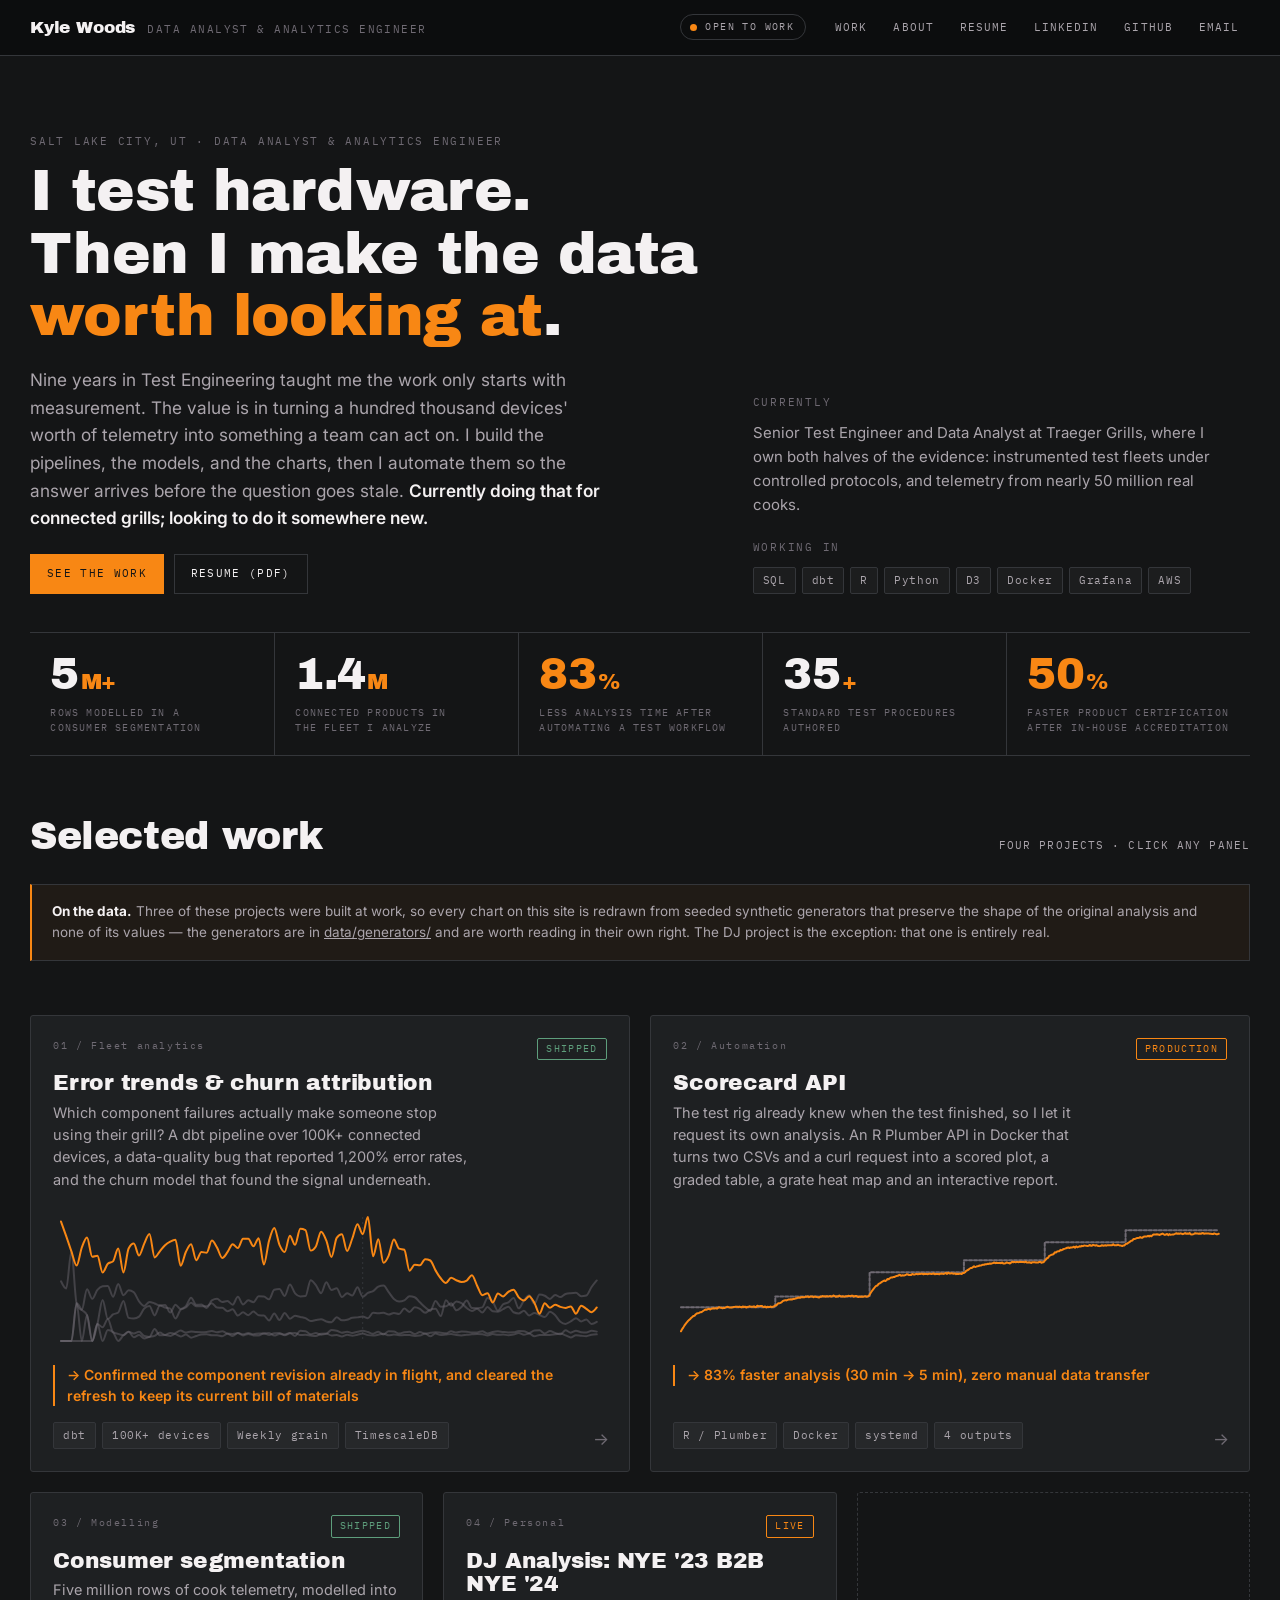
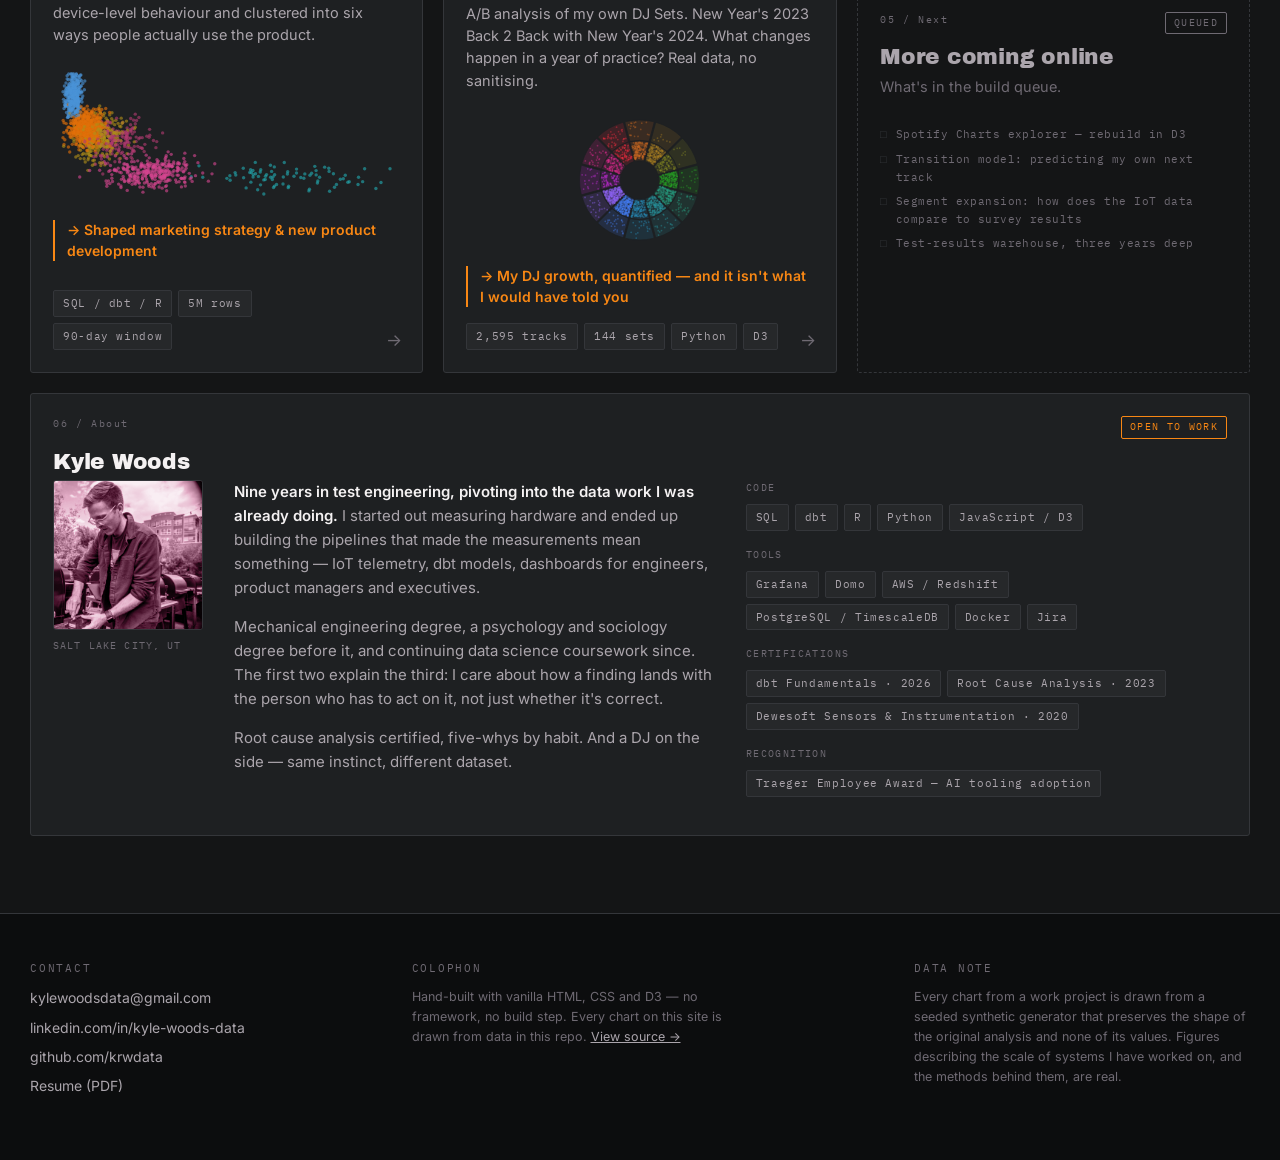
<file: index.html>
<!DOCTYPE html>
<html lang="en" data-base="">
<head>
<meta charset="utf-8">
<meta name="viewport" content="width=device-width, initial-scale=1">
<title>Kyle Woods — Data Analyst & Analytics Engineer</title>
<meta name="description" content="Data analyst and analytics engineer in Salt Lake City. Fleet telemetry at 1.4M device scale, dbt pipelines, R APIs in production, and hand-built D3 data journalism.">
<meta property="og:title" content="Kyle Woods — Data Analyst & Analytics Engineer">
<meta property="og:description" content="Nine years turning instrumented hardware into decisions. dbt, SQL, R, Python, D3.">
<meta property="og:type" content="website">
<meta property="og:image" content="assets/img/og-dashboard.png">
<meta name="twitter:card" content="summary_large_image">
<link rel="icon" href="assets/img/favicon.svg" type="image/svg+xml">
<link rel="preconnect" href="https://fonts.googleapis.com">
<link rel="preconnect" href="https://fonts.gstatic.com" crossorigin>
<link href="https://fonts.googleapis.com/css2?family=Archivo+Black&family=IBM+Plex+Mono:wght@400;500&family=Inter:wght@400;600;700&display=swap" rel="stylesheet">
<link rel="stylesheet" href="assets/css/theme.css">
<link rel="stylesheet" href="assets/css/dashboard.css">
</head>
<body>
<a class="skip" href="#work">Skip to work</a>
<header data-site-head></header>

<main>
  <!-- ============================ HERO ============================ -->
  <section class="hero">
    <div class="wrap hero-grid">
      <div>
        <p class="eyebrow">Salt Lake City, UT · Data Analyst &amp; Analytics Engineer</p>
        <h1>I test hardware. Then I make the data <span class="ember">worth looking at</span>.</h1>
        <p class="hero-lede">Nine years in Test Engineering taught me the work only starts with measurement. The value is in turning a hundred thousand devices' worth of telemetry into something a team can act on. I build the pipelines, the models, and the charts, then I automate them so the answer arrives before the question goes stale. <strong>Currently doing that for connected grills; looking to do it somewhere new.</strong></p>
        <div class="hero-meta">
          <a class="btn btn-primary" href="#work">See the work</a>
          <a class="btn" href="resume/KW_Analytics_Engineer.pdf">Resume (PDF)</a>
        </div>
      </div>
      <div>
        <p class="eyebrow">Currently</p>
        <p class="hero-lede" style="font-size:15px">Senior Test Engineer and Data Analyst at Traeger Grills, where I own both halves of the evidence: instrumented test fleets under controlled protocols, and telemetry from nearly 50 million real cooks.</p>
        <p class="eyebrow" style="margin-top:22px">Working in</p>
        <ul class="chips">
          <li class="chip">SQL</li>
          <li class="chip">dbt</li>
          <li class="chip">R</li>
          <li class="chip">Python</li>
          <li class="chip">D3</li>
          <li class="chip">Docker</li>
          <li class="chip">Grafana</li>
          <li class="chip">AWS</li>
        </ul>
      </div>
    </div>
  </section>

  <!-- ============================ TICKER ============================ -->
  <section class="wrap" aria-label="Career metrics">
    <div class="ticker">
      <div class="ticker-cell" data-kind="scope">
        <span class="stat-value num" data-count="5" data-unit="M+" data-dp="0">0</span>
        <span class="stat-label">Rows modelled in a<br>consumer segmentation</span>
      </div>
      <div class="ticker-cell" data-kind="scope">
        <span class="stat-value num" data-count="1.4" data-dp="1" data-unit="M">0</span>
        <span class="stat-label">Connected products in<br>the fleet I analyze</span>
      </div>
      <div class="ticker-cell" data-kind="outcome">
        <span class="stat-value num" data-count="83" data-unit="%">0</span>
        <span class="stat-label">Less analysis time after<br>automating a test workflow</span>
      </div>
      <div class="ticker-cell" data-kind="scope">
        <span class="stat-value num" data-count="35" data-unit="+">0</span>
        <span class="stat-label">Standard test procedures<br>authored</span>
      </div>
      <div class="ticker-cell" data-kind="outcome">
        <span class="stat-value num" data-count="50" data-unit="%">0</span>
        <span class="stat-label">Faster product certification<br>after in-house accreditation</span>
      </div>
    </div>
  </section>

  <!-- ============================ PANELS ============================ -->
  <section class="wrap" id="work">
    <div class="panels-head">
      <h2>Selected work</h2>
      <p class="mono ash">Four projects · click any panel</p>
    </div>

    <div class="disclosure">
      <strong>On the data.</strong> Three of these projects were built at work, so every chart on this site is redrawn
      from seeded synthetic generators that preserve the shape of the original analysis and none of its values — the
      generators are in <a href="https://github.com/krwdata/krwdata.github.io/tree/main/data/generators" data-code="data/generators/" rel="noopener">data/generators/</a> and are worth reading in their own right.
      The DJ project is the exception: that one is entirely real.
    </div>

    <div class="panels">

      <!-- Woodridge -->
      <a class="panel panel--wide" href="projects/woodridge-churn/index.html">
        <div class="panel-top">
          <span class="panel-idx">01 / Fleet analytics</span>
          <span class="badge badge-shipped">Shipped</span>
        </div>
        <h3>Error trends &amp; churn attribution</h3>
        <p class="panel-mission">Which component failures actually make someone stop using their grill? A dbt pipeline over 100K+ connected devices, a data-quality bug that reported 1,200% error rates, and the churn model that found the signal underneath.</p>
        <div class="panel-viz" data-mini="woodridge"></div>
        <p class="panel-outcome">→ Confirmed the component revision already in flight, and cleared the refresh to keep its current bill of materials</p>
        <ul class="chips">
          <li class="chip">dbt</li>
          <li class="chip">100K+ devices</li>
          <li class="chip">Weekly grain</li>
          <li class="chip">TimescaleDB</li>
        </ul>
      </a>

      <!-- Scorecard API -->
      <a class="panel panel--wide" href="projects/scorecard-api/index.html">
        <div class="panel-top">
          <span class="panel-idx">02 / Automation</span>
          <span class="badge badge-production">Production</span>
        </div>
        <h3>Scorecard API</h3>
        <p class="panel-mission">The test rig already knew when the test finished, so I let it request its own analysis. An R Plumber API in Docker that turns two CSVs and a curl request into a scored plot, a graded table, a grate heat map and an interactive report.</p>
        <div class="panel-viz" data-mini="scorecard"></div>
        <p class="panel-outcome">→ 83% faster analysis (30 min → 5 min), zero manual data transfer</p>
        <ul class="chips">
          <li class="chip">R / Plumber</li>
          <li class="chip">Docker</li>
          <li class="chip">systemd</li>
          <li class="chip">4 outputs</li>
        </ul>
      </a>

      <!-- Segmentation -->
      <a class="panel" href="projects/consumer-segmentation/index.html">
        <div class="panel-top">
          <span class="panel-idx">03 / Modelling</span>
          <span class="badge badge-shipped">Shipped</span>
        </div>
        <h3>Consumer segmentation</h3>
        <p class="panel-mission">Five million rows of cook telemetry, modelled into device-level behaviour and clustered into six ways people actually use the product.</p>
        <div class="panel-viz" data-mini="segmentation"></div>
        <p class="panel-outcome">→ Shaped marketing strategy &amp; new product development</p>
        <ul class="chips">
          <li class="chip">SQL / dbt / R</li>
          <li class="chip">5M rows</li>
          <li class="chip">90-day window</li>
        </ul>
      </a>

      <!-- DJ -->
      <a class="panel" href="projects/NYE23-B2B-NYE24/index.html">
        <div class="panel-top">
          <span class="panel-idx">04 / Personal</span>
          <span class="badge badge-production">Live</span>
        </div>
        <h3>DJ Analysis: NYE '23 B2B NYE '24</h3>
        <p class="panel-mission">A/B analysis of my own DJ Sets. New Year's 2023 Back 2 Back with New Year's 2024.  What changes happen in a year of practice? Real data, no sanitising.</p>
        <div class="panel-viz" data-mini="dj"></div>
        <p class="panel-outcome">→ My DJ growth, quantified — and it isn't what I would have told you</p>
        <ul class="chips">
          <li class="chip" data-djchip="tracks">2,595 tracks</li>
          <li class="chip" data-djchip="sets">144 sets</li>
          <li class="chip">Python</li>
          <li class="chip">D3</li>
        </ul>
      </a>

      <!-- Roadmap -->
      <div class="panel panel--ghost">
        <div class="panel-top">
          <span class="panel-idx">05 / Next</span>
          <span class="badge badge-planned">Queued</span>
        </div>
        <h3>More coming online</h3>
        <p class="panel-mission">What's in the build queue.</p>
        <ul class="roadmap">
          <li>Spotify Charts explorer — rebuild in D3</li>
          <li>Transition model: predicting my own next track</li>
          <li>Segment expansion: how does the IoT data compare to survey results</li>
          <li>Test-results warehouse, three years deep</li>
        </ul>
      </div>

      <!-- About -->
      <section class="panel panel--full" id="about">
        <div class="panel-top">
          <span class="panel-idx">06 / About</span>
          <span class="badge badge-production">Open to work</span>
        </div>
        <h3>Kyle Woods</h3>
        <div class="about-grid">
          <div>
            <div class="portrait">
              <img src="assets/img/headshot.jpg" alt="Kyle Woods fitting a data logger to a connected grill" width="800" height="800" loading="lazy">
            </div>
            <p class="portrait-cap">Salt Lake City, UT</p>
          </div>

          <div class="about-bio">
            <p><strong>Nine years in test engineering, pivoting into the data work I was already doing.</strong> I started out measuring hardware and ended up building the pipelines that made the measurements mean something — IoT telemetry, dbt models, dashboards for engineers, product managers and executives.</p>
            <p>Mechanical engineering degree, a psychology and sociology degree before it, and continuing data science coursework since. The first two explain the third: I care about how a finding lands with the person who has to act on it, not just whether it's correct.</p>
            <p>Root cause analysis certified, five-whys by habit. And a DJ on the side — same instinct, different dataset.</p>
          </div>

          <div class="about-skills">
            <div class="skill-block">
              <h4>Code</h4>
              <ul class="chips">
                <li class="chip">SQL</li><li class="chip">dbt</li><li class="chip">R</li>
                <li class="chip">Python</li><li class="chip">JavaScript / D3</li>
              </ul>
            </div>
            <div class="skill-block">
              <h4>Tools</h4>
              <ul class="chips">
                <li class="chip">Grafana</li><li class="chip">Domo</li><li class="chip">AWS / Redshift</li>
                <li class="chip">PostgreSQL / TimescaleDB</li><li class="chip">Docker</li><li class="chip">Jira</li>
              </ul>
            </div>
            <div class="skill-block">
              <h4>Certifications</h4>
              <ul class="chips">
                <li class="chip">dbt Fundamentals · 2026</li>
                <li class="chip">Root Cause Analysis · 2023</li>
                <li class="chip">Dewesoft Sensors &amp; Instrumentation · 2020</li>
              </ul>
            </div>
            <div class="skill-block">
              <h4>Recognition</h4>
              <ul class="chips">
                <li class="chip">Traeger Employee Award — AI tooling adoption</li>
              </ul>
            </div>
          </div>
        </div>
      </section>
    </div>
  </section>
</main>

<footer data-site-foot></footer>

<script src="assets/js/config.js"></script>
<script src="assets/js/site.js"></script>
<script src="assets/js/lib/d3.v7.min.js"></script>
<script src="assets/js/charts/common.js"></script>
<script src="assets/js/dashboard.js"></script>
</body>
</html>
</file>
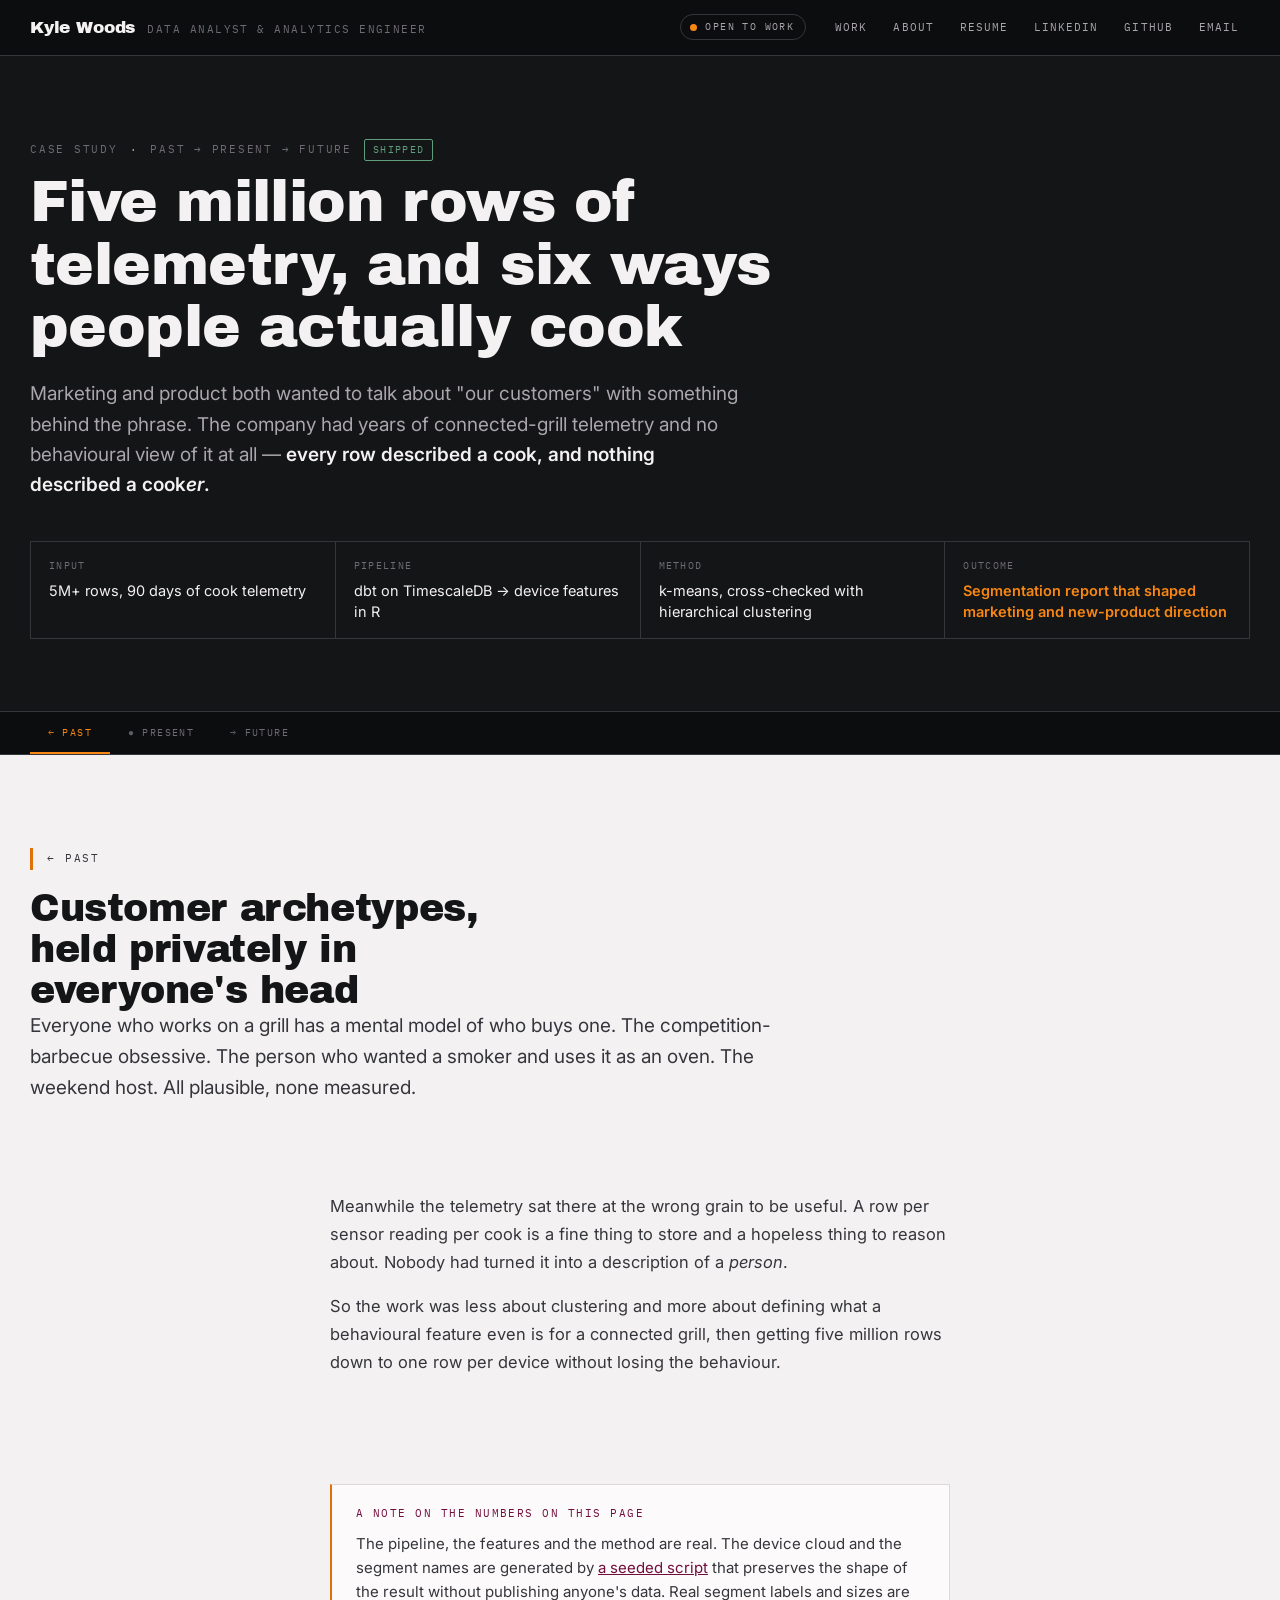
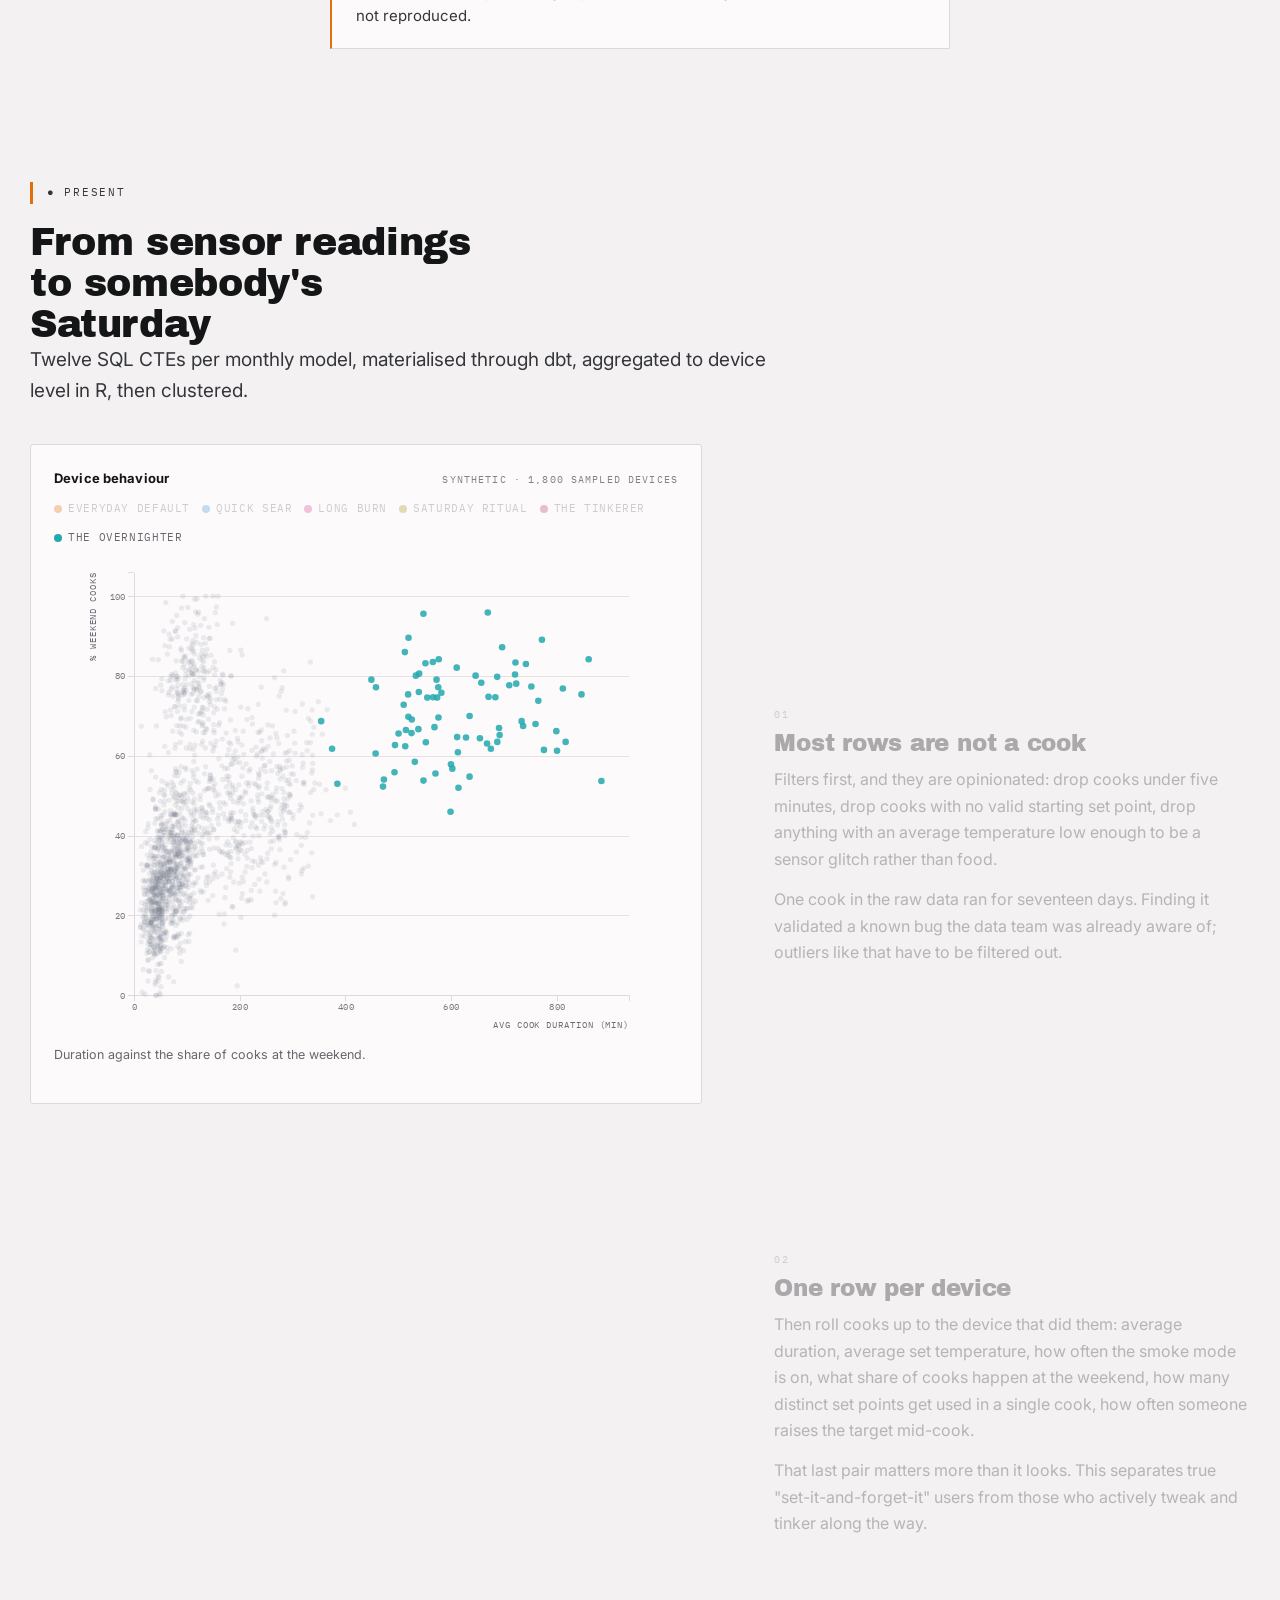
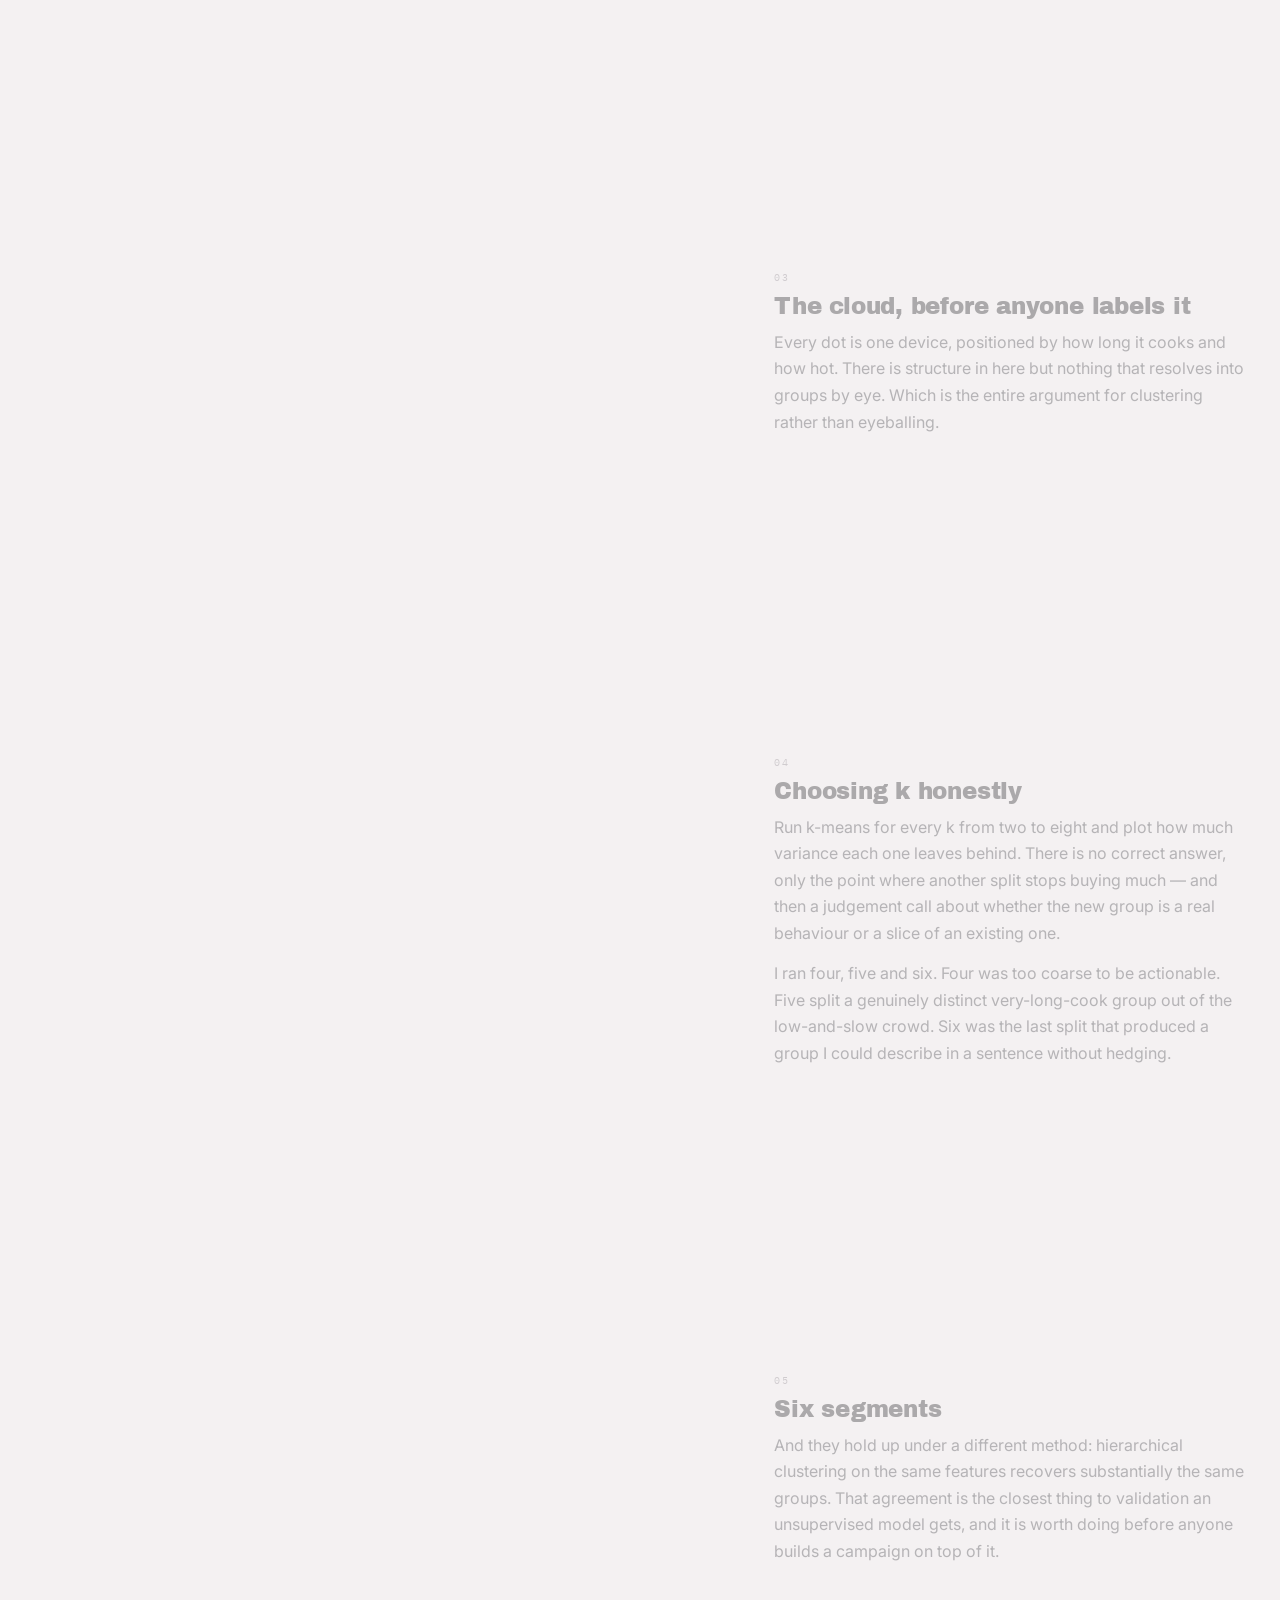
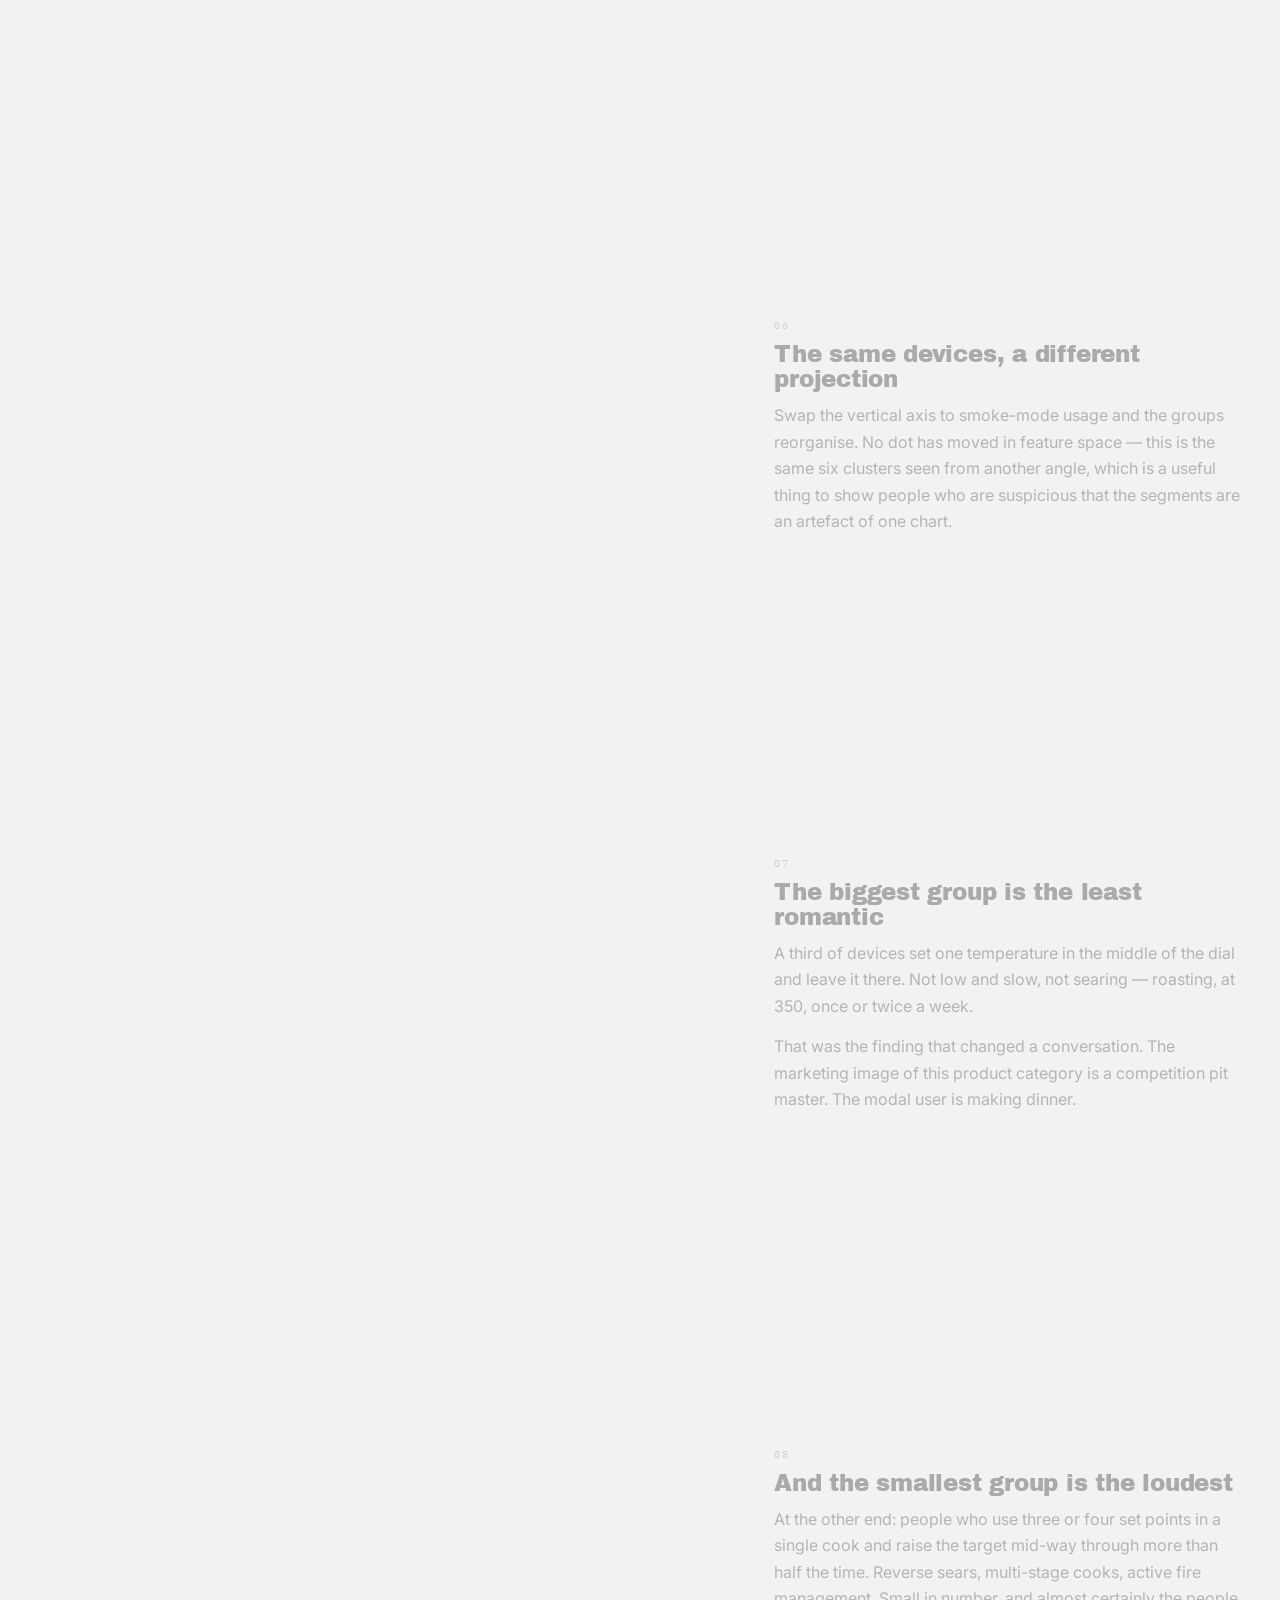
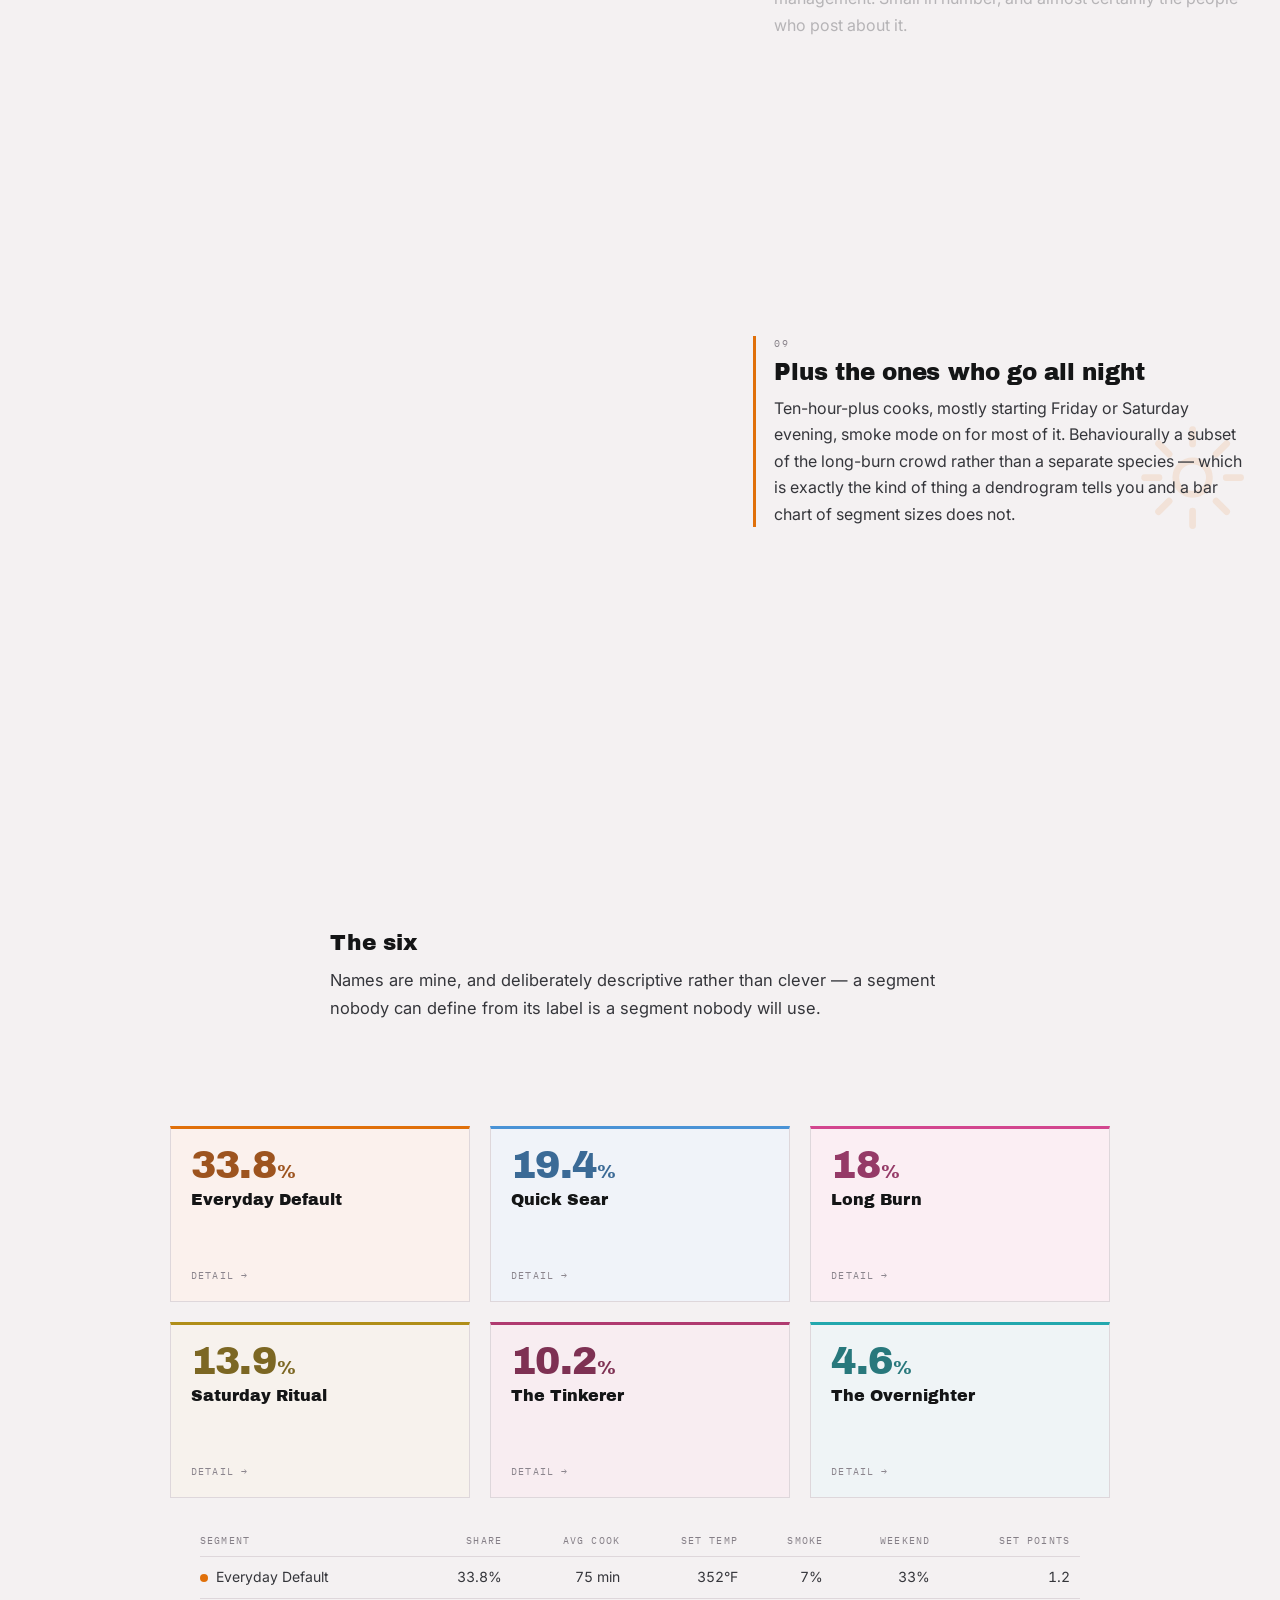
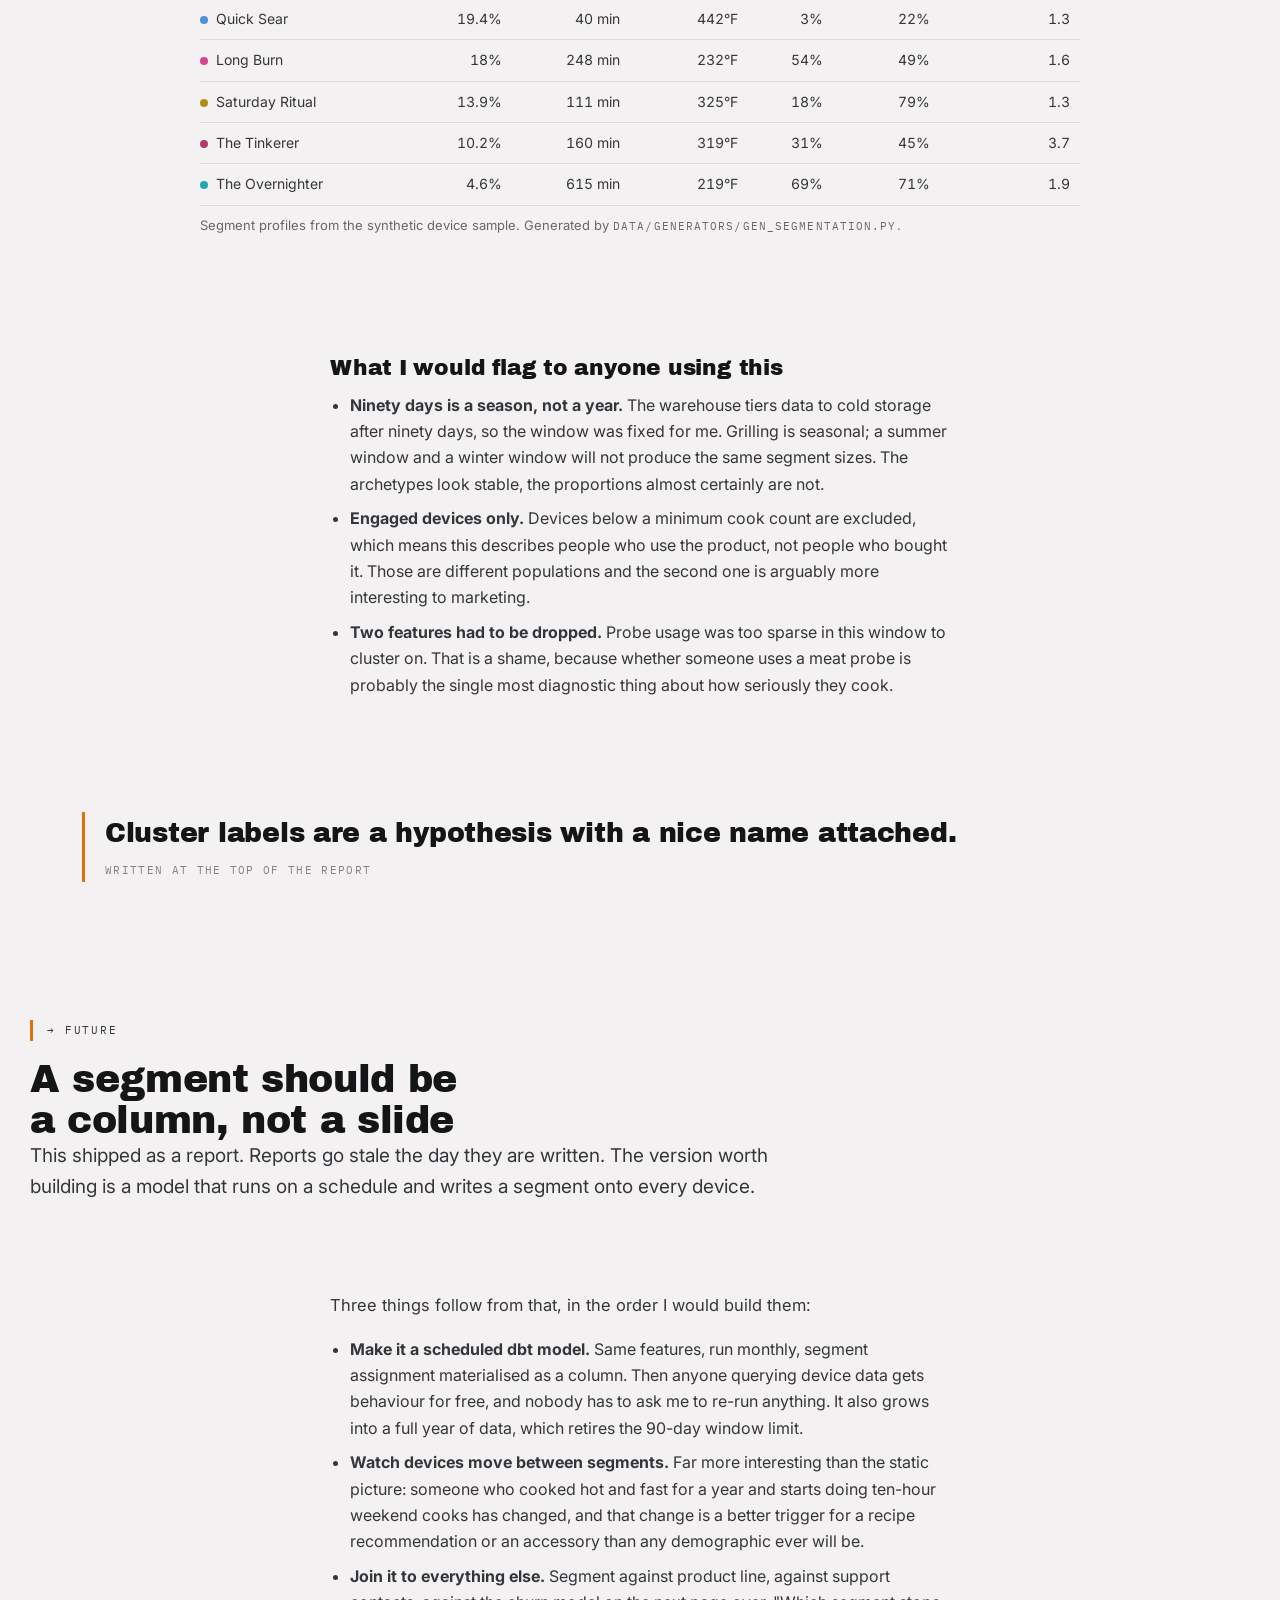
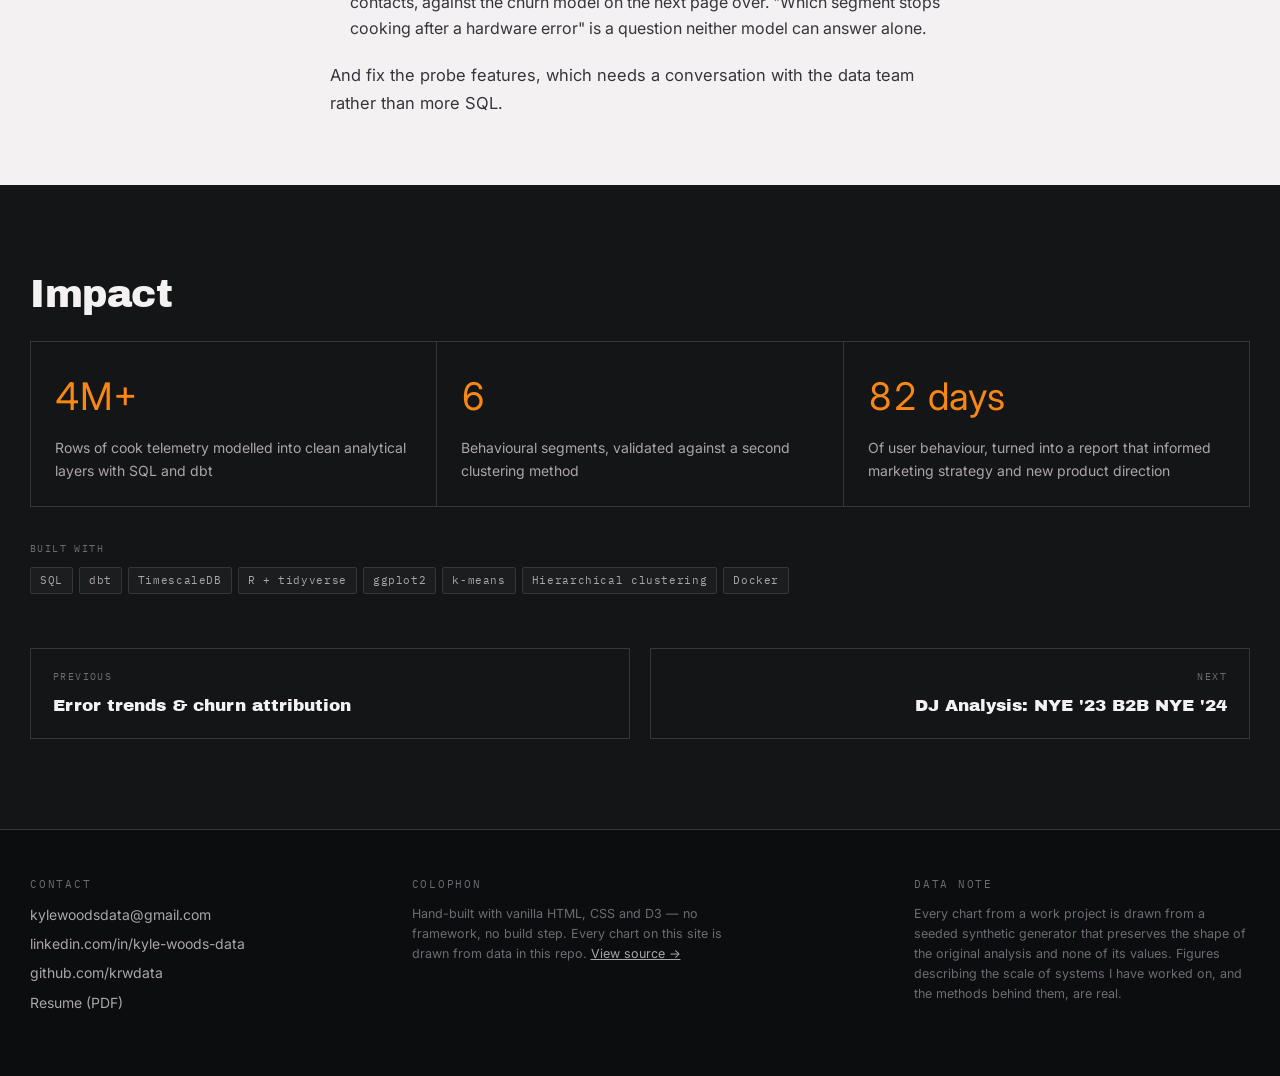
<file: projects/consumer-segmentation/index.html>
<!DOCTYPE html>
<html lang="en" data-base="../../">
<head>
<meta charset="utf-8">
<meta name="viewport" content="width=device-width, initial-scale=1">
<title>Six ways to cook: consumer segmentation — Kyle Woods</title>
<meta name="description" content="Five million rows of cook telemetry modelled into device-level behaviour and clustered into six segments that shaped marketing and product strategy.">
<meta property="og:title" content="Six ways to cook: consumer segmentation — Kyle Woods">
<meta property="og:description" content="From 5M rows of IoT telemetry to six behavioural segments, with dbt, R and k-means.">
<meta property="og:type" content="article">
<meta property="og:image" content="../../assets/img/og-segmentation.png">
<meta name="twitter:card" content="summary_large_image">
<link rel="icon" href="../../assets/img/favicon.svg" type="image/svg+xml">
<link rel="preconnect" href="https://fonts.googleapis.com">
<link rel="preconnect" href="https://fonts.gstatic.com" crossorigin>
<link href="https://fonts.googleapis.com/css2?family=Archivo+Black&family=IBM+Plex+Mono:wght@400;500&family=Inter:wght@400;600;700&display=swap" rel="stylesheet">
<link rel="stylesheet" href="../../assets/css/theme.css">
<link rel="stylesheet" href="../../assets/css/case-study.css">
</head>
<body>
<a class="skip" href="#main">Skip to content</a>
<header data-site-head></header>

<main id="main">

  <section class="cs-hero">
    <div class="wrap">
      <p class="eyebrow"><span>Case study</span><span class="ash">·</span><span>Past → Present → Future</span><span class="badge badge-shipped">Shipped</span></p>
      <h1>Five million rows of telemetry, and six ways people actually cook</h1>
      <p class="cs-dek">Marketing and product both wanted to talk about "our customers" with something behind the phrase. The company had years of connected-grill telemetry and no behavioural view of it at all — <strong>every row described a cook, and nothing described a cook<em>er</em>.</strong></p>

      <dl class="cs-facts">
        <div class="cs-fact"><dt>Input</dt><dd>5M+ rows, 90 days of cook telemetry</dd></div>
        <div class="cs-fact"><dt>Pipeline</dt><dd>dbt on TimescaleDB → device features in R</dd></div>
        <div class="cs-fact"><dt>Method</dt><dd>k-means, cross-checked with hierarchical clustering</dd></div>
        <div class="cs-fact cs-fact--hi"><dt>Outcome</dt><dd>Segmentation report that shaped marketing and new-product direction</dd></div>
      </dl>
    </div>
  </section>

  <nav class="frame-rail" aria-label="Story sections">
    <div class="frame-rail-in">
      <a class="frame-step" href="#past"><span class="glyph" aria-hidden="true">←</span>Past</a>
      <a class="frame-step" href="#present"><span class="glyph" aria-hidden="true">●</span>Present</a>
      <a class="frame-step" href="#future"><span class="glyph" aria-hidden="true">→</span>Future</a>
    </div>
  </nav>

  <div class="light">
    <section id="past">
      <div class="wrap section-head">
        <p class="section-marker"><span aria-hidden="true">←</span> Past</p>
        <h2>Customer archetypes, held privately in everyone's head</h2>
        <p class="section-lede">Everyone who works on a grill has a mental model of who buys one. The competition-barbecue obsessive. The person who wanted a smoker and uses it as an oven. The weekend host. All plausible, none measured.</p>
      </div>

      <div class="prose">
        <p>Meanwhile the telemetry sat there at the wrong grain to be useful. A row per sensor reading per cook is a fine thing to store and a hopeless thing to reason about. Nobody had turned it into a description of a <em>person</em>.</p>
        <p>So the work was less about clustering and more about defining what a behavioural feature even is for a connected grill, then getting five million rows down to one row per device without losing the behaviour.</p>
      </div>

      <div class="callout">
        <h4>A note on the numbers on this page</h4>
        <p>The pipeline, the features and the method are real. The device cloud and the segment names are generated by <a href="https://github.com/krwdata/krwdata.github.io/blob/main/data/generators/gen_segmentation.py" data-code="data/generators/gen_segmentation.py" rel="noopener">a seeded script</a> that preserves the shape of the result without publishing anyone's data. Real segment labels and sizes are not reproduced.</p>
      </div>
    </section>

    <section id="present">
      <div class="wrap section-head">
        <p class="section-marker"><span aria-hidden="true">●</span> Present</p>
        <h2>From sensor readings to somebody's Saturday</h2>
        <p class="section-lede">Twelve SQL CTEs per monthly model, materialised through dbt, aggregated to device level in R, then clustered.</p>
      </div>

      <div class="wrap">
        <div class="scrolly" id="scrolly-seg">
          <div class="scrolly-graphic">
            <figure data-viz="rollup">
              <div class="graphic-head">
                <span class="chart-title">Rows in, segments out</span>
                <span class="graphic-tag">Synthetic</span>
              </div>
              <div class="graphic-body"></div>
              <div class="graphic-foot"></div>
            </figure>
            <figure data-viz="scatter">
              <div class="graphic-head">
                <span class="chart-title">Device behaviour</span>
                <span class="graphic-tag">Synthetic · 1,800 sampled devices</span>
              </div>
              <div class="legend" data-legend="scatter"></div>
              <div class="graphic-body"></div>
              <div class="graphic-foot"></div>
            </figure>
            <figure data-viz="elbow">
              <div class="graphic-head">
                <span class="chart-title">How many groups are really there?</span>
                <span class="graphic-tag">Computed</span>
              </div>
              <div class="graphic-body"></div>
              <div class="graphic-foot"></div>
            </figure>
          </div>

          <div class="scrolly-steps">
            <div class="step"><div class="step-card" data-icon="funnel">
              <span class="step-n">01</span>
              <h3>Most rows are not a cook</h3>
              <p>Filters first, and they are opinionated: drop cooks under five minutes, drop cooks with no valid starting set point, drop anything with an average temperature low enough to be a sensor glitch rather than food.</p>
              <p>One cook in the raw data ran for seventeen days. Finding it validated a known bug the data team was already aware of; outliers like that have to be filtered out.</p>
            </div></div>

            <div class="step"><div class="step-card" data-icon="fleet">
              <span class="step-n">02</span>
              <h3>One row per device</h3>
              <p>Then roll cooks up to the device that did them: average duration, average set temperature, how often the smoke mode is on, what share of cooks happen at the weekend, how many distinct set points get used in a single cook, how often someone raises the target mid-cook.</p>
              <p>That last pair matters more than it looks. This separates true "set-it-and-forget-it" users from those who actively tweak and tinker along the way.</p>
            </div></div>

            <div class="step"><div class="step-card" data-icon="scatter">
              <span class="step-n">03</span>
              <h3>The cloud, before anyone labels it</h3>
              <p>Every dot is one device, positioned by how long it cooks and how hot. There is structure in here but nothing that resolves into groups by eye. Which is the entire argument for clustering rather than eyeballing.</p>
            </div></div>

            <div class="step"><div class="step-card" data-icon="elbow">
              <span class="step-n">04</span>
              <h3>Choosing k honestly</h3>
              <p>Run k-means for every k from two to eight and plot how much variance each one leaves behind. There is no correct answer, only the point where another split stops buying much — and then a judgement call about whether the new group is a real behaviour or a slice of an existing one.</p>
              <p>I ran four, five and six. Four was too coarse to be actionable. Five split a genuinely distinct very-long-cook group out of the low-and-slow crowd. Six was the last split that produced a group I could describe in a sentence without hedging.</p>
            </div></div>

            <div class="step"><div class="step-card" data-icon="clusters">
              <span class="step-n">05</span>
              <h3>Six segments</h3>
              <p>And they hold up under a different method: hierarchical clustering on the same features recovers substantially the same groups. That agreement is the closest thing to validation an unsupervised model gets, and it is worth doing before anyone builds a campaign on top of it.</p>
            </div></div>

            <div class="step"><div class="step-card" data-icon="mirror">
              <span class="step-n">06</span>
              <h3>The same devices, a different projection</h3>
              <p>Swap the vertical axis to smoke-mode usage and the groups reorganise. No dot has moved in feature space — this is the same six clusters seen from another angle, which is a useful thing to show people who are suspicious that the segments are an artefact of one chart.</p>
            </div></div>

            <div class="step"><div class="step-card" data-icon="rank">
              <span class="step-n">07</span>
              <h3>The biggest group is the least romantic</h3>
              <p>A third of devices set one temperature in the middle of the dial and leave it there. Not low and slow, not searing — roasting, at 350, once or twice a week.</p>
              <p>That was the finding that changed a conversation. The marketing image of this product category is a competition pit master. The modal user is making dinner.</p>
            </div></div>

            <div class="step"><div class="step-card" data-icon="spike">
              <span class="step-n">08</span>
              <h3>And the smallest group is the loudest</h3>
              <p>At the other end: people who use three or four set points in a single cook and raise the target mid-way through more than half the time. Reverse sears, multi-stage cooks, active fire management. Small in number, and almost certainly the people who post about it.</p>
            </div></div>

            <div class="step"><div class="step-card" data-icon="midnight">
              <span class="step-n">09</span>
              <h3>Plus the ones who go all night</h3>
              <p>Ten-hour-plus cooks, mostly starting Friday or Saturday evening, smoke mode on for most of it. Behaviourally a subset of the long-burn crowd rather than a separate species — which is exactly the kind of thing a dendrogram tells you and a bar chart of segment sizes does not.</p>
            </div></div>
          </div>
        </div>
      </div>

      <div class="prose">
        <h3>The six</h3>
        <p>Names are mine, and deliberately descriptive rather than clever — a segment nobody can define from its label is a segment nobody will use.</p>
      </div>
      <div class="seg-cards" data-seg-cards></div>

      <div class="table-wrap table-wrap--wide">
        <div data-seg-table></div>
        <p class="cap">Segment profiles from the synthetic device sample. Generated by <span class="mono">data/generators/gen_segmentation.py</span>.</p>
      </div>

      <div class="prose">
        <h3>What I would flag to anyone using this</h3>
        <ul>
          <li><strong>Ninety days is a season, not a year.</strong> The warehouse tiers data to cold storage after ninety days, so the window was fixed for me. Grilling is seasonal; a summer window and a winter window will not produce the same segment sizes. The archetypes look stable, the proportions almost certainly are not.</li>
          <li><strong>Engaged devices only.</strong> Devices below a minimum cook count are excluded, which means this describes people who use the product, not people who bought it. Those are different populations and the second one is arguably more interesting to marketing.</li>
          <li><strong>Two features had to be dropped.</strong> Probe usage was too sparse in this window to cluster on. That is a shame, because whether someone uses a meat probe is probably the single most diagnostic thing about how seriously they cook.</li>
        </ul>
      </div>

      <blockquote class="pull">
        Cluster labels are a hypothesis with a nice name attached.
        <cite>Written at the top of the report</cite>
      </blockquote>
    </section>

    <section id="future">
      <div class="wrap section-head">
        <p class="section-marker"><span aria-hidden="true">→</span> Future</p>
        <h2>A segment should be a column, not a slide</h2>
        <p class="section-lede">This shipped as a report. Reports go stale the day they are written. The version worth building is a model that runs on a schedule and writes a segment onto every device.</p>
      </div>

      <div class="prose">
        <p>Three things follow from that, in the order I would build them:</p>
        <ul>
          <li><strong>Make it a scheduled dbt model.</strong> Same features, run monthly, segment assignment materialised as a column. Then anyone querying device data gets behaviour for free, and nobody has to ask me to re-run anything. It also grows into a full year of data, which retires the 90-day window limit.</li>
          <li><strong>Watch devices move between segments.</strong> Far more interesting than the static picture: someone who cooked hot and fast for a year and starts doing ten-hour weekend cooks has changed, and that change is a better trigger for a recipe recommendation or an accessory than any demographic ever will be.</li>
          <li><strong>Join it to everything else.</strong> Segment against product line, against support contacts, against the churn model on the next page over. "Which segment stops cooking after a hardware error" is a question neither model can answer alone.</li>
        </ul>
        <p>And fix the probe features, which needs a conversation with the data team rather than more SQL.</p>
      </div>
    </section>
  </div>

  <section class="impact">
    <div class="wrap">
      <h2>Impact</h2>
      <div class="impact-grid">
        <div class="impact-cell">
          <span class="stat-value num" data-count="5" data-unit="M+">0</span>
          <p>Rows of cook telemetry modelled into clean analytical layers with SQL and dbt</p>
        </div>
        <div class="impact-cell">
          <span class="stat-value num">6</span>
          <p>Behavioural segments, validated against a second clustering method</p>
        </div>
        <div class="impact-cell">
          <span class="stat-value num" data-count="90" data-unit=" days">0</span>
          <p>Of user behaviour, turned into a report that informed marketing strategy and new product direction</p>
        </div>
      </div>

      <p class="stack-note">Built with</p>
      <ul class="chips">
        <li class="chip">SQL</li>
        <li class="chip">dbt</li>
        <li class="chip">TimescaleDB</li>
        <li class="chip">R + tidyverse</li>
        <li class="chip">ggplot2</li>
        <li class="chip">k-means</li>
        <li class="chip">Hierarchical clustering</li>
        <li class="chip">Docker</li>
      </ul>

      <nav class="cs-nav" aria-label="Case studies">
        <a href="../woodridge-churn/index.html">
          <span class="dir">Previous</span>
          <span class="ttl">Error trends & churn attribution</span>
        </a>
        <a class="next" href="../NYE23-B2B-NYE24/index.html">
          <span class="dir">Next</span>
          <span class="ttl">DJ Analysis: NYE '23 B2B NYE '24</span>
        </a>
      </nav>
    </div>
  </section>
</main>

<footer data-site-foot></footer>

<script src="../../assets/js/config.js"></script>
<script src="../../assets/js/site.js"></script>
<script src="../../assets/js/lib/d3.v7.min.js"></script>
<script src="../../assets/js/scrolly.js"></script>
<script src="../../assets/js/charts/common.js"></script>
<script src="../../assets/js/charts/segmentation.js"></script>
</body>
</html>
</file>
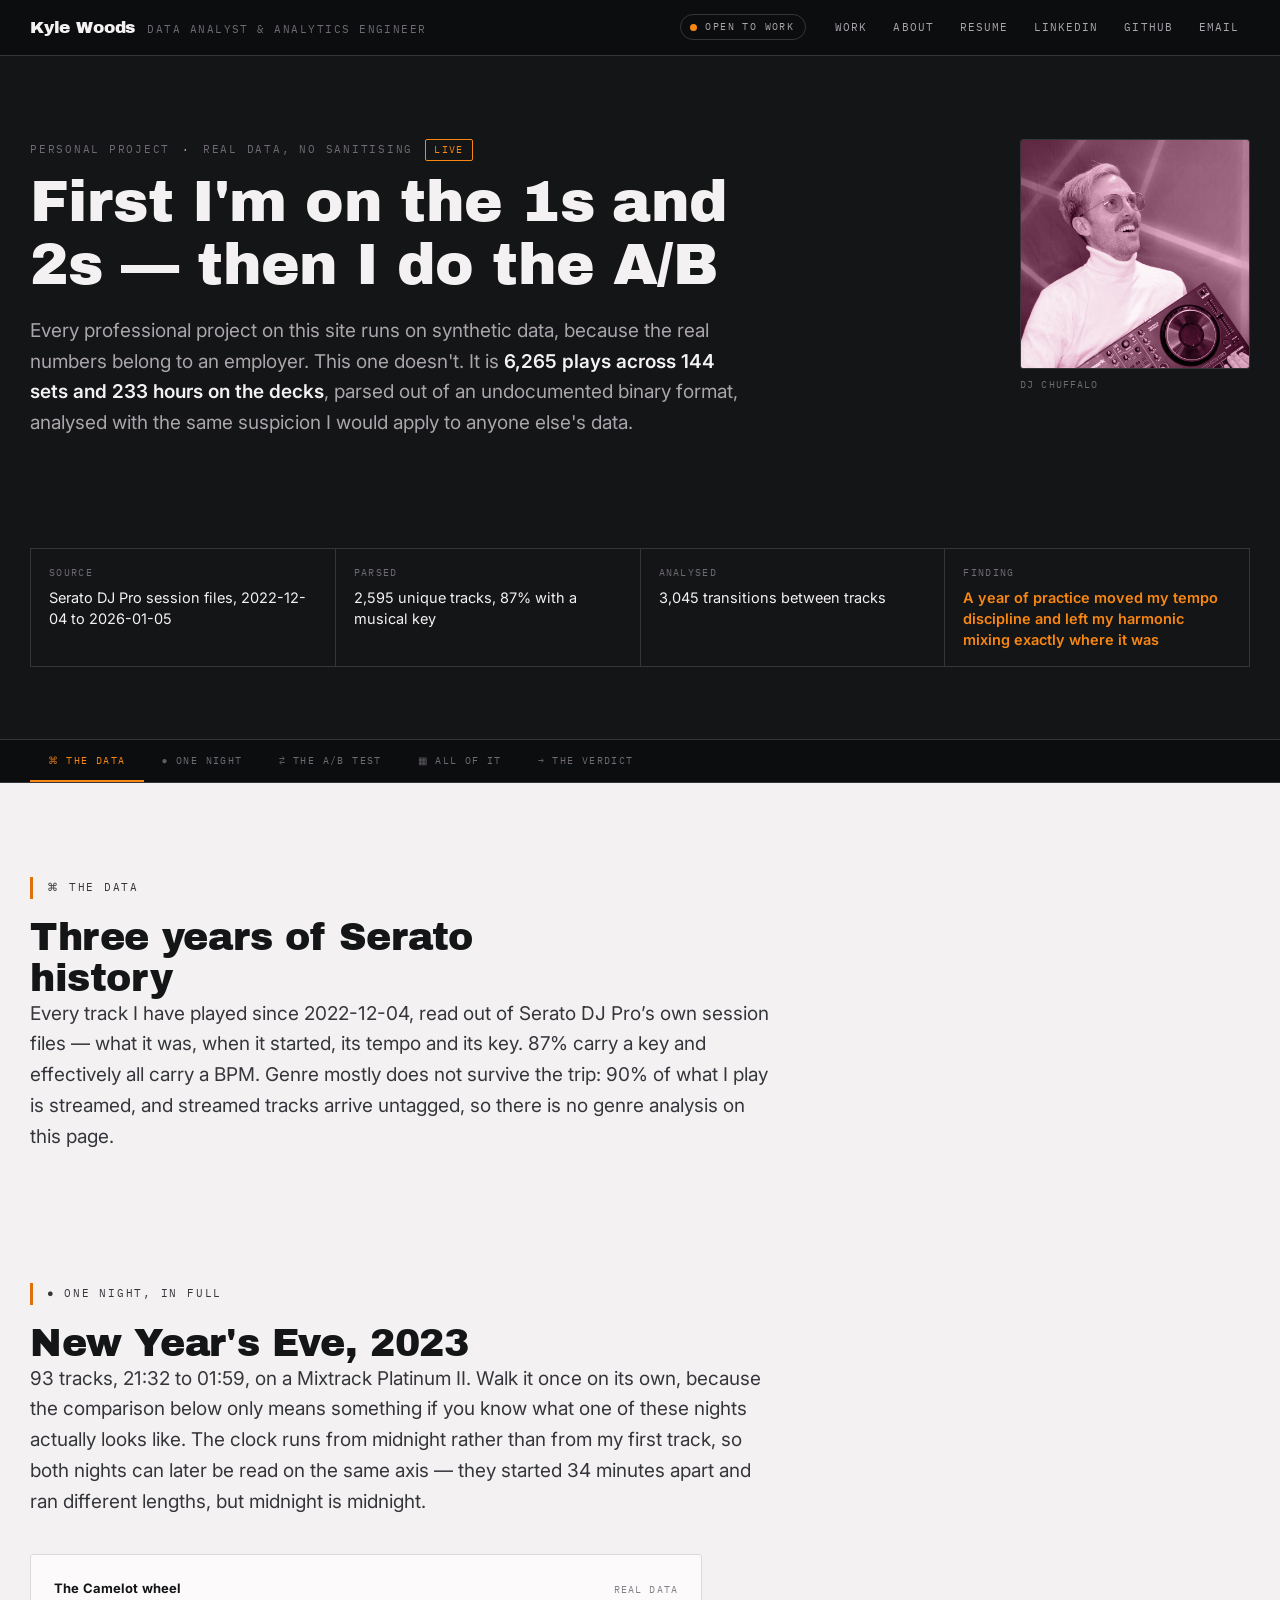
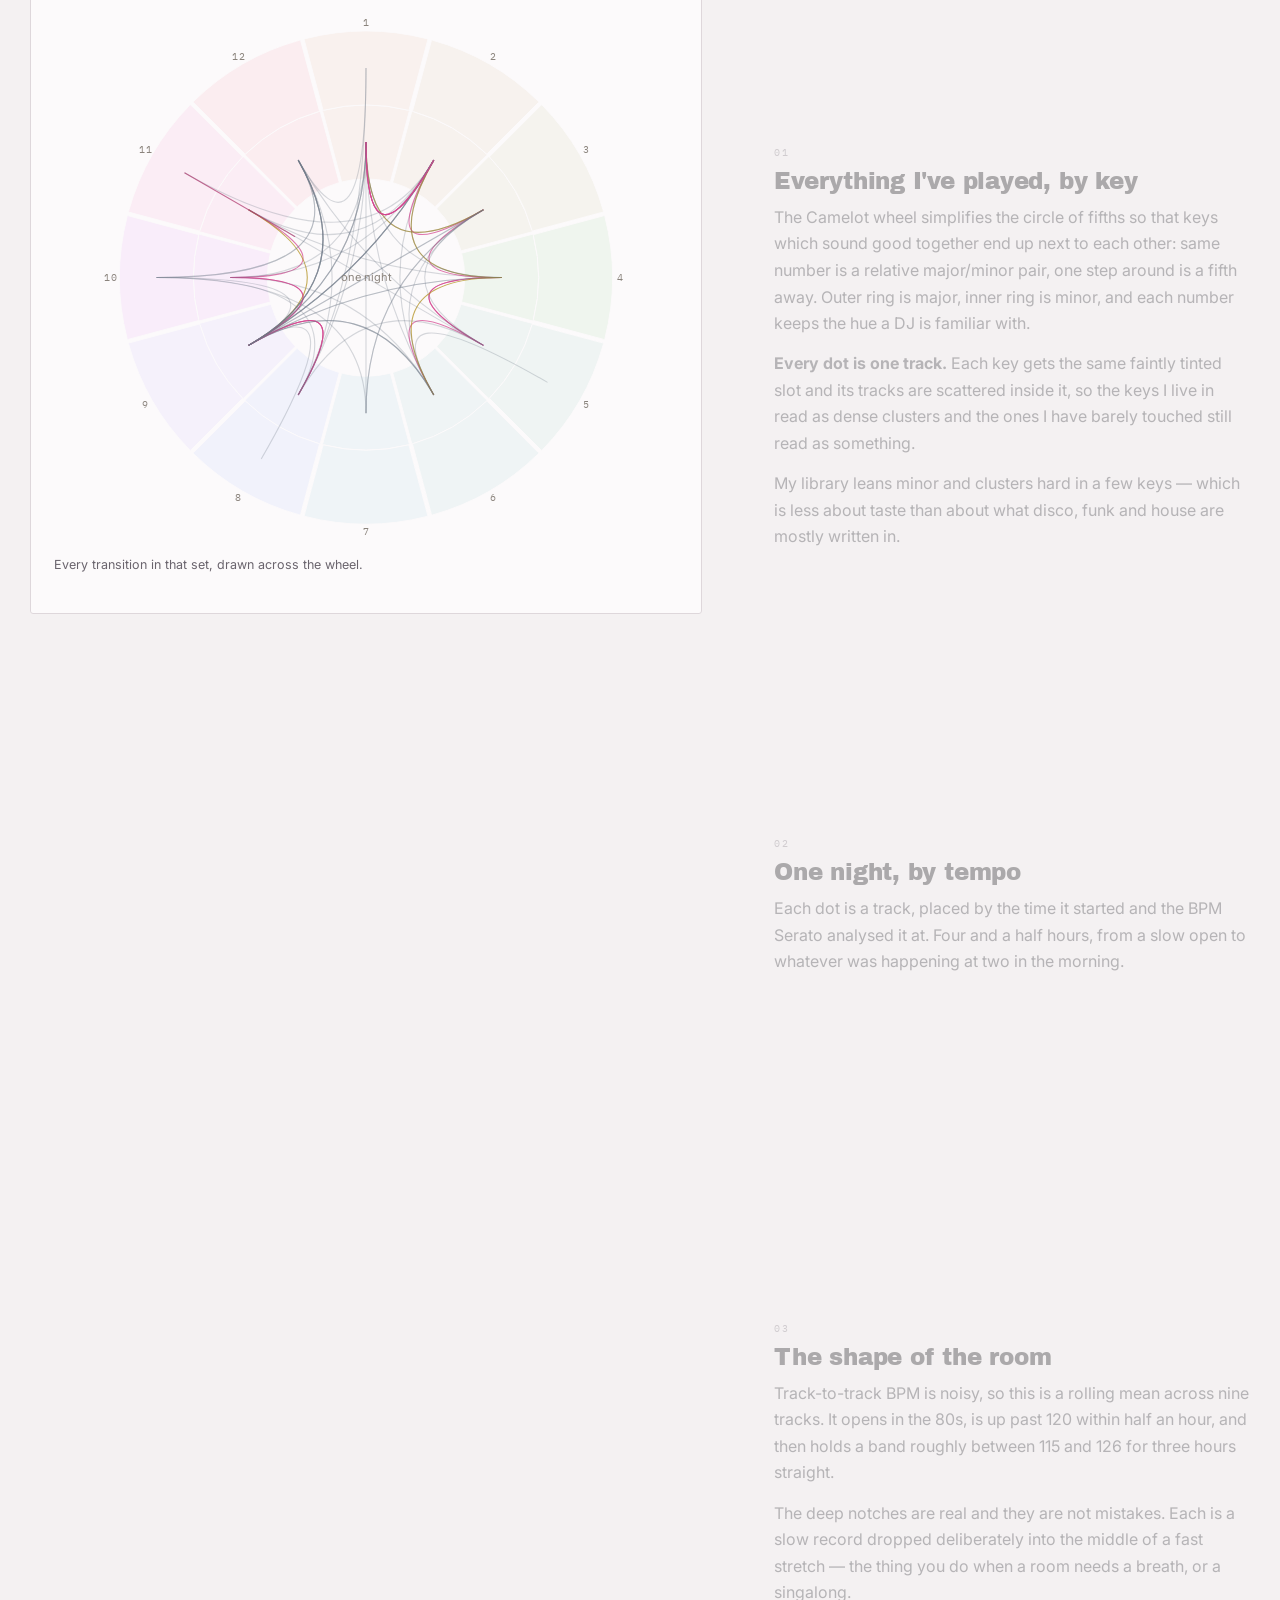
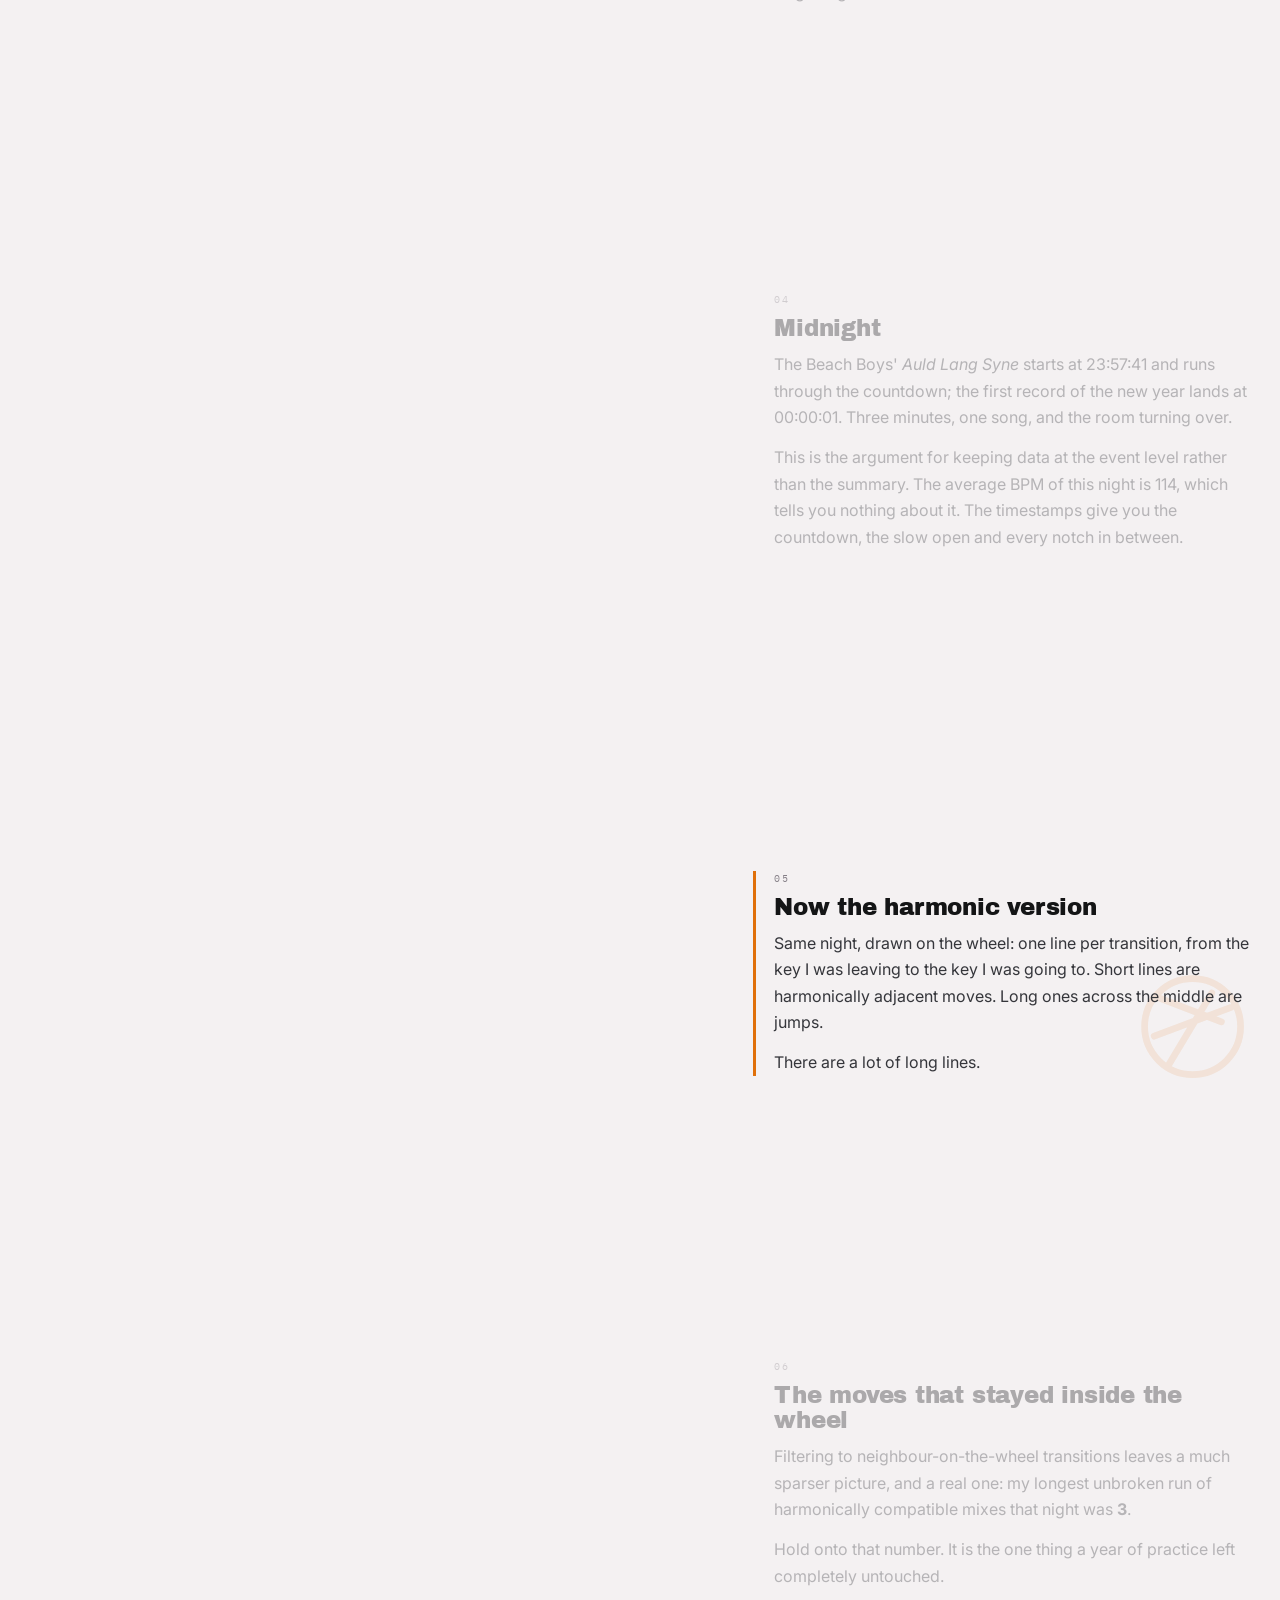
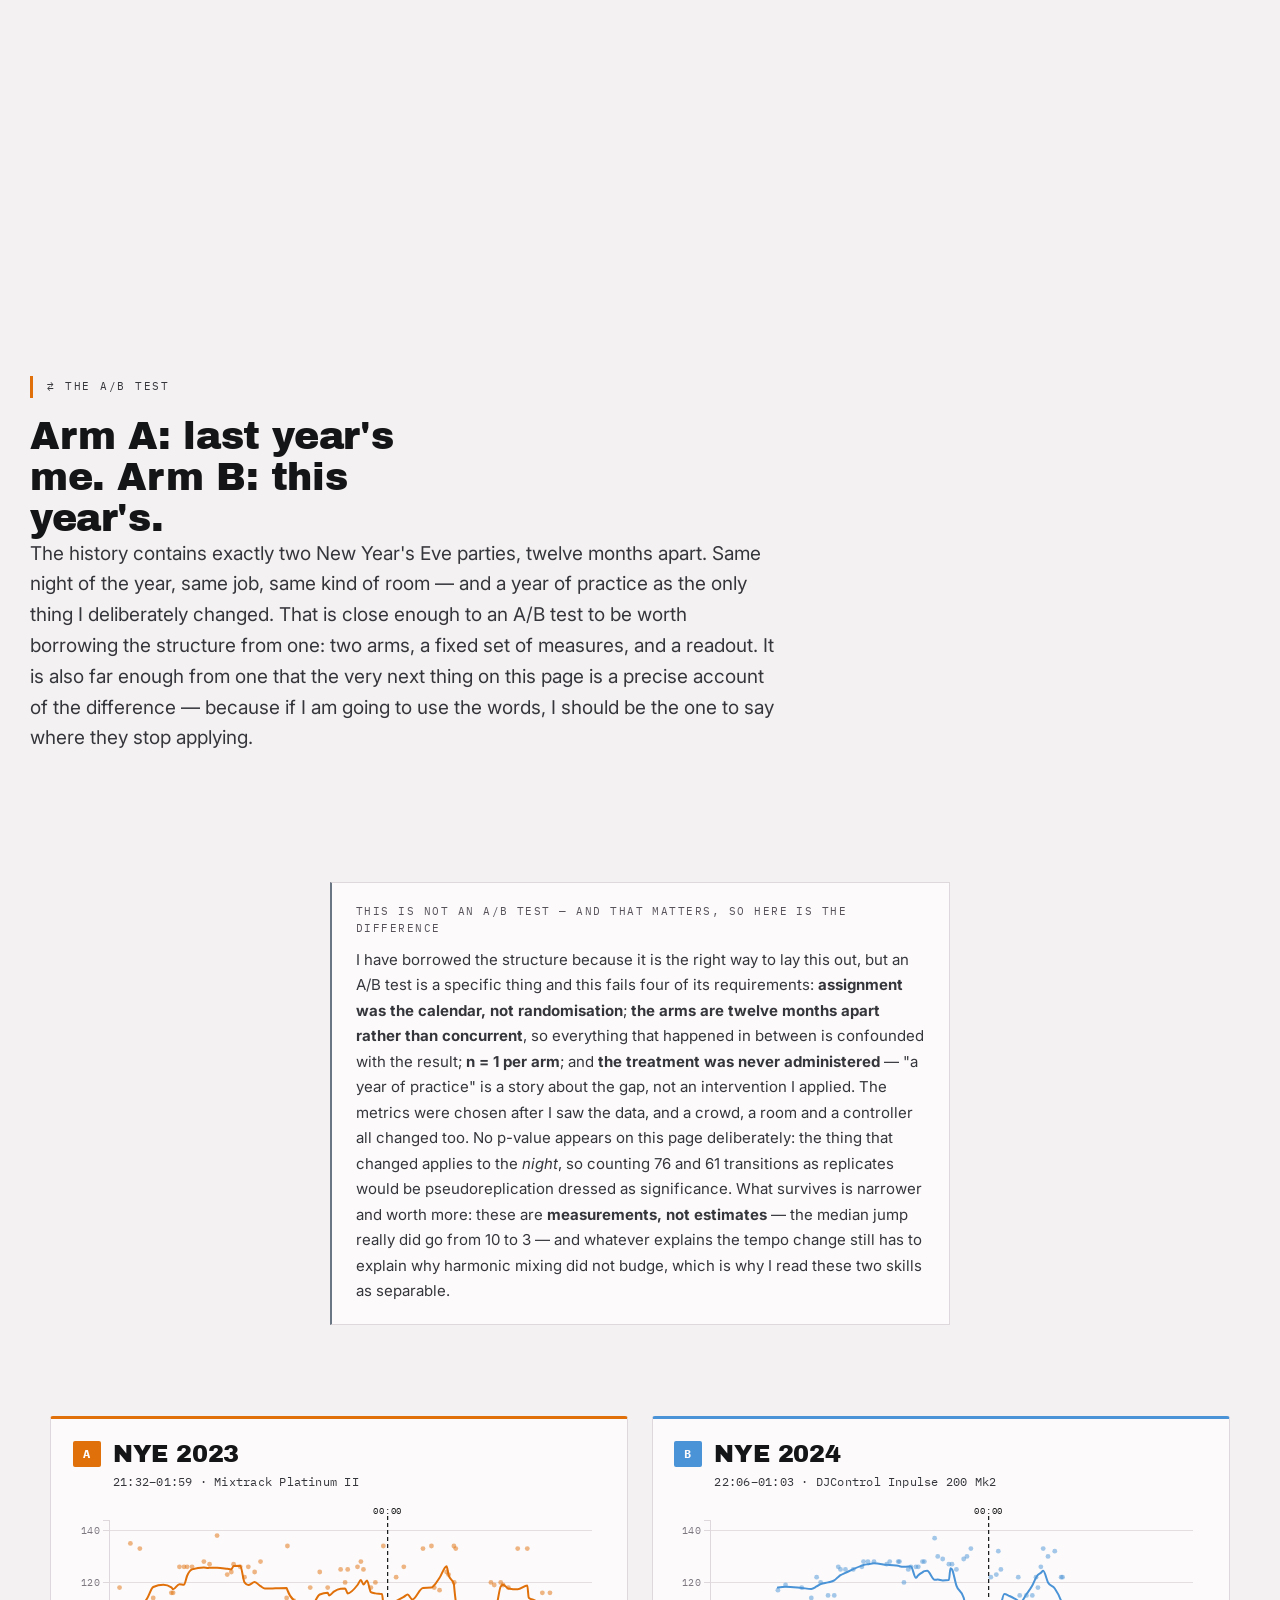
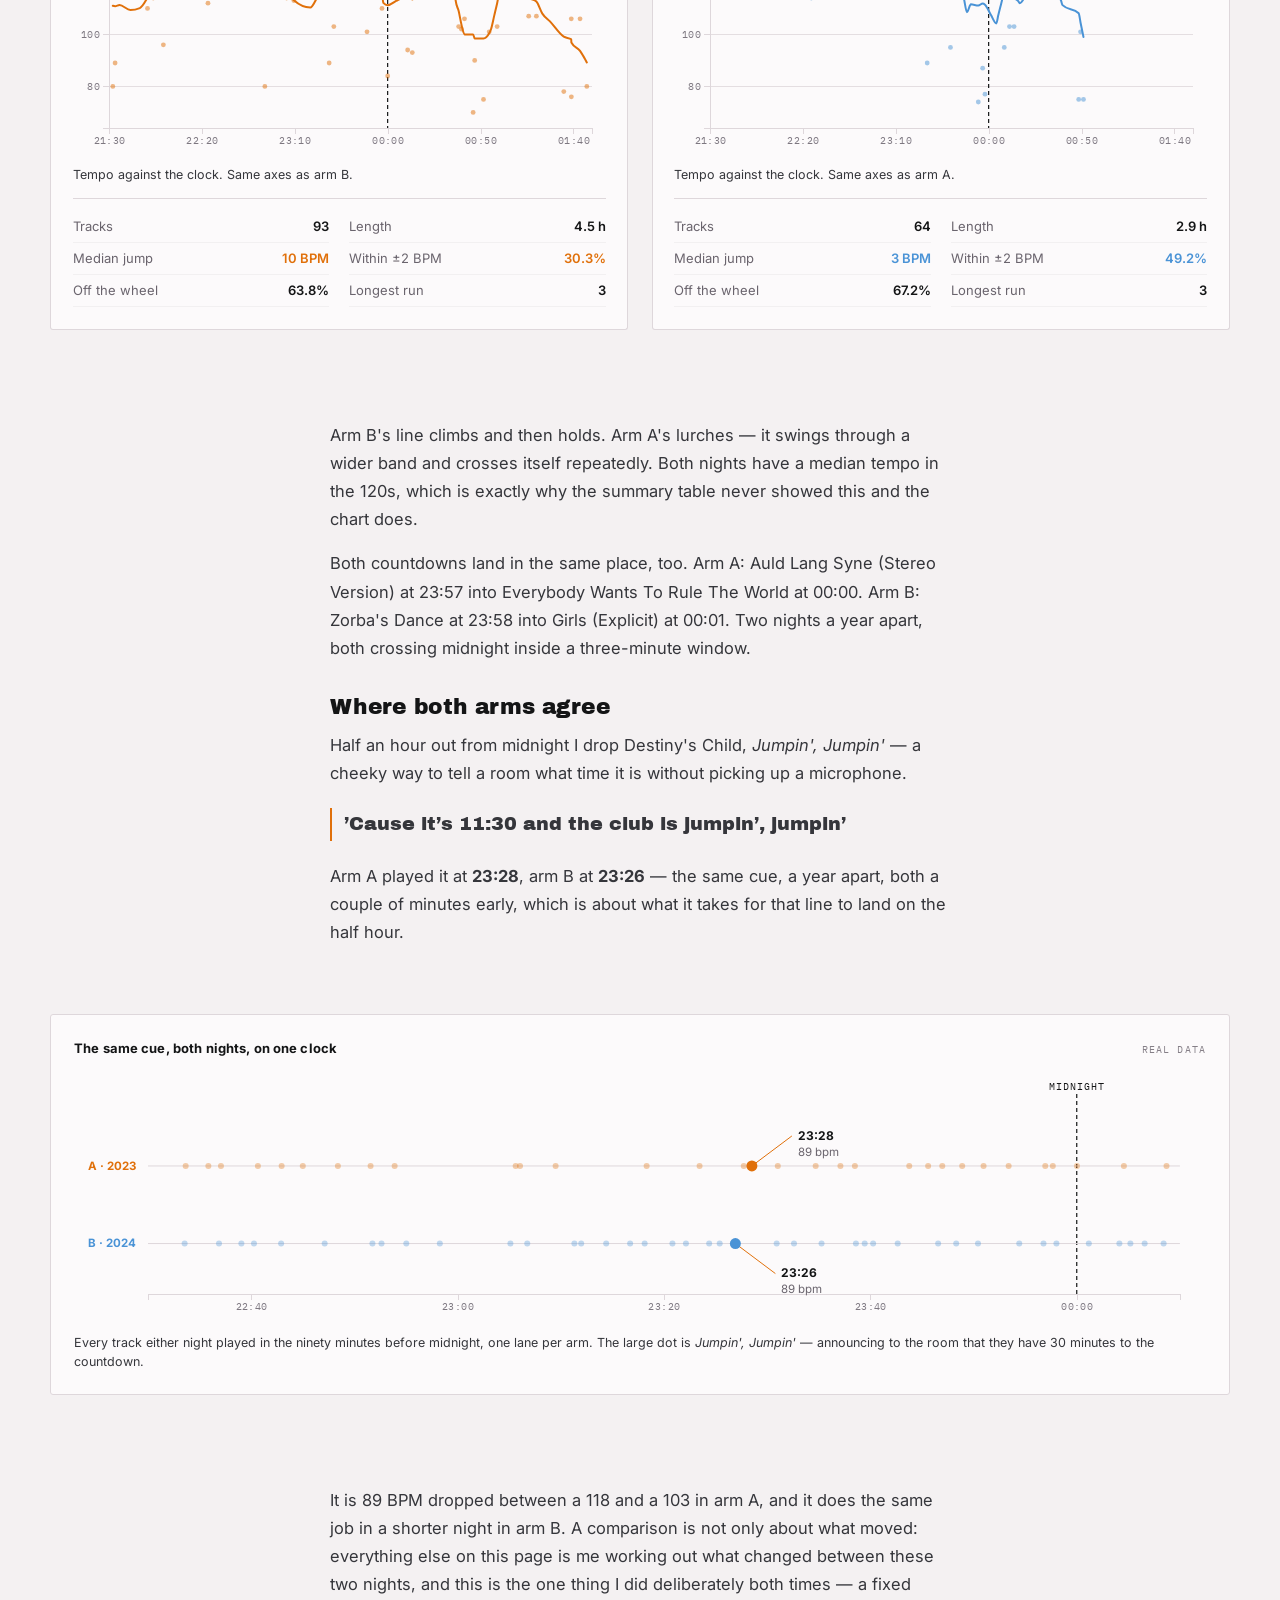
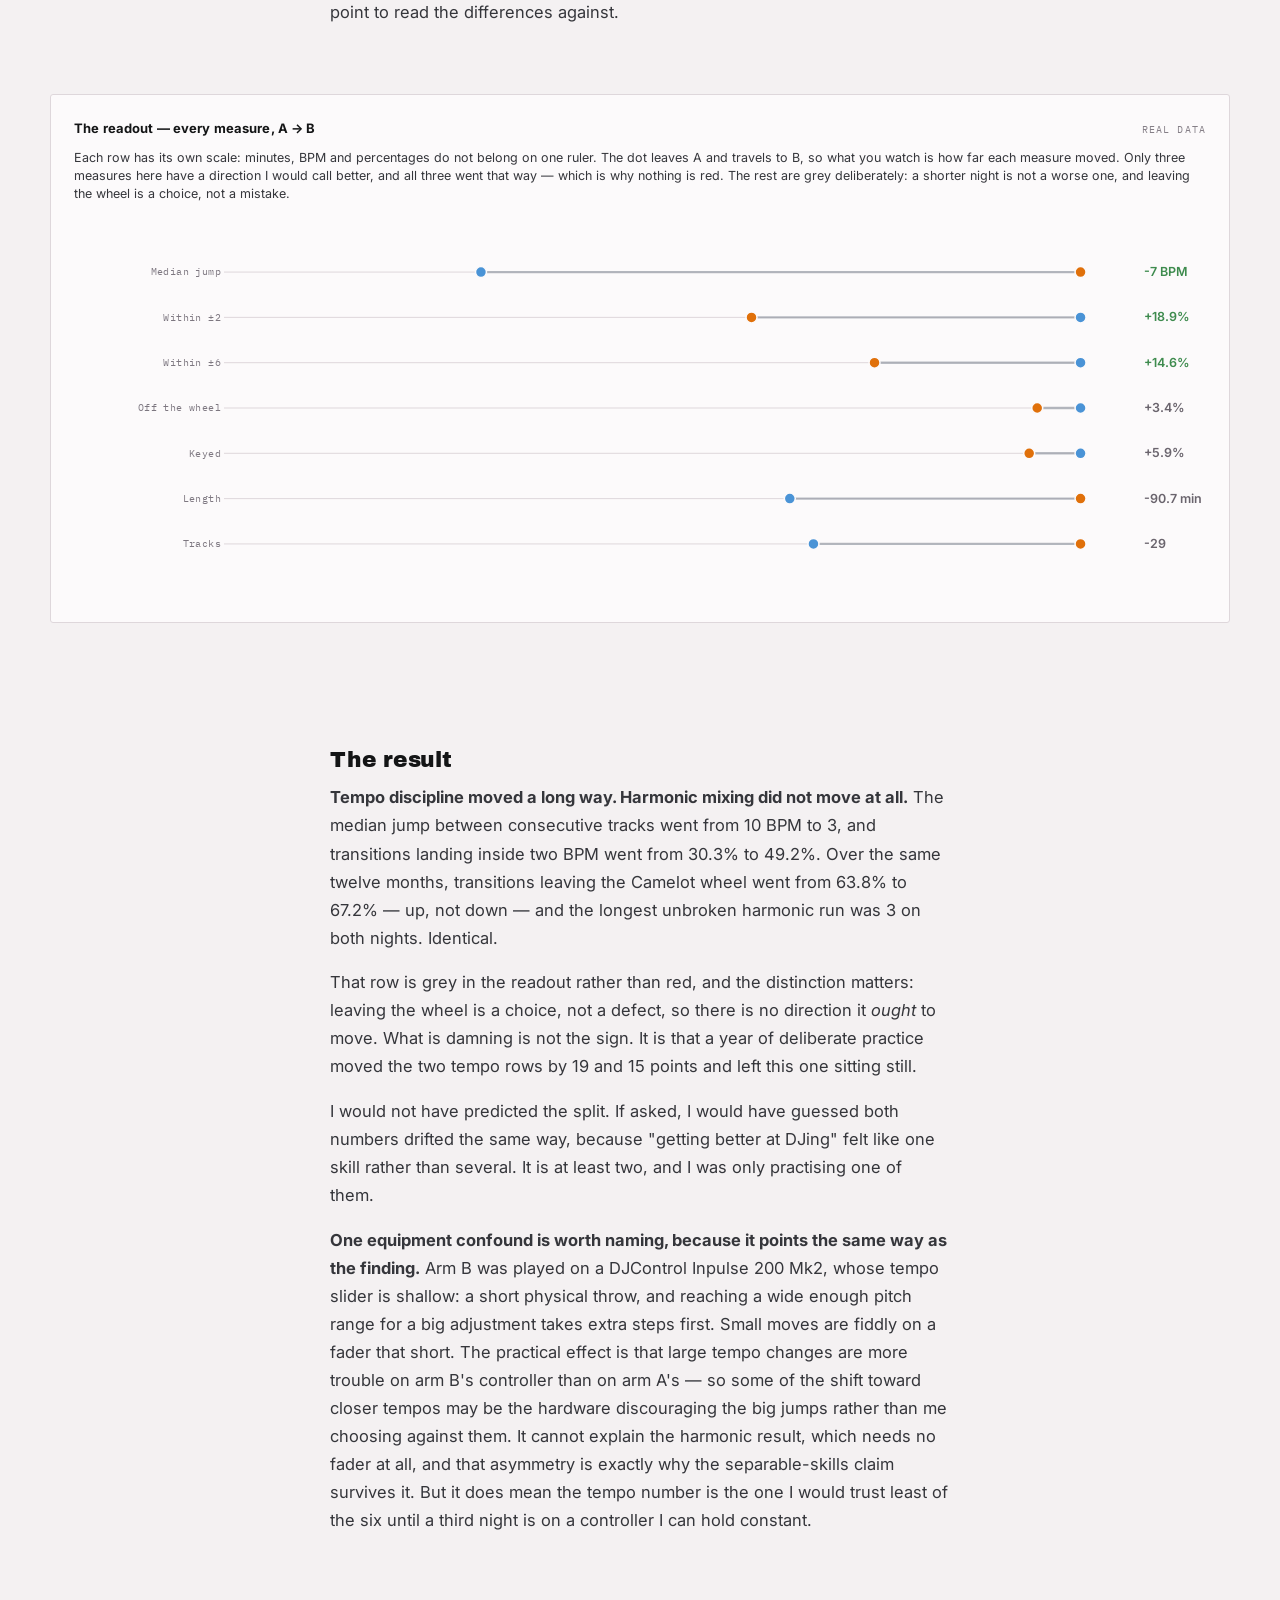
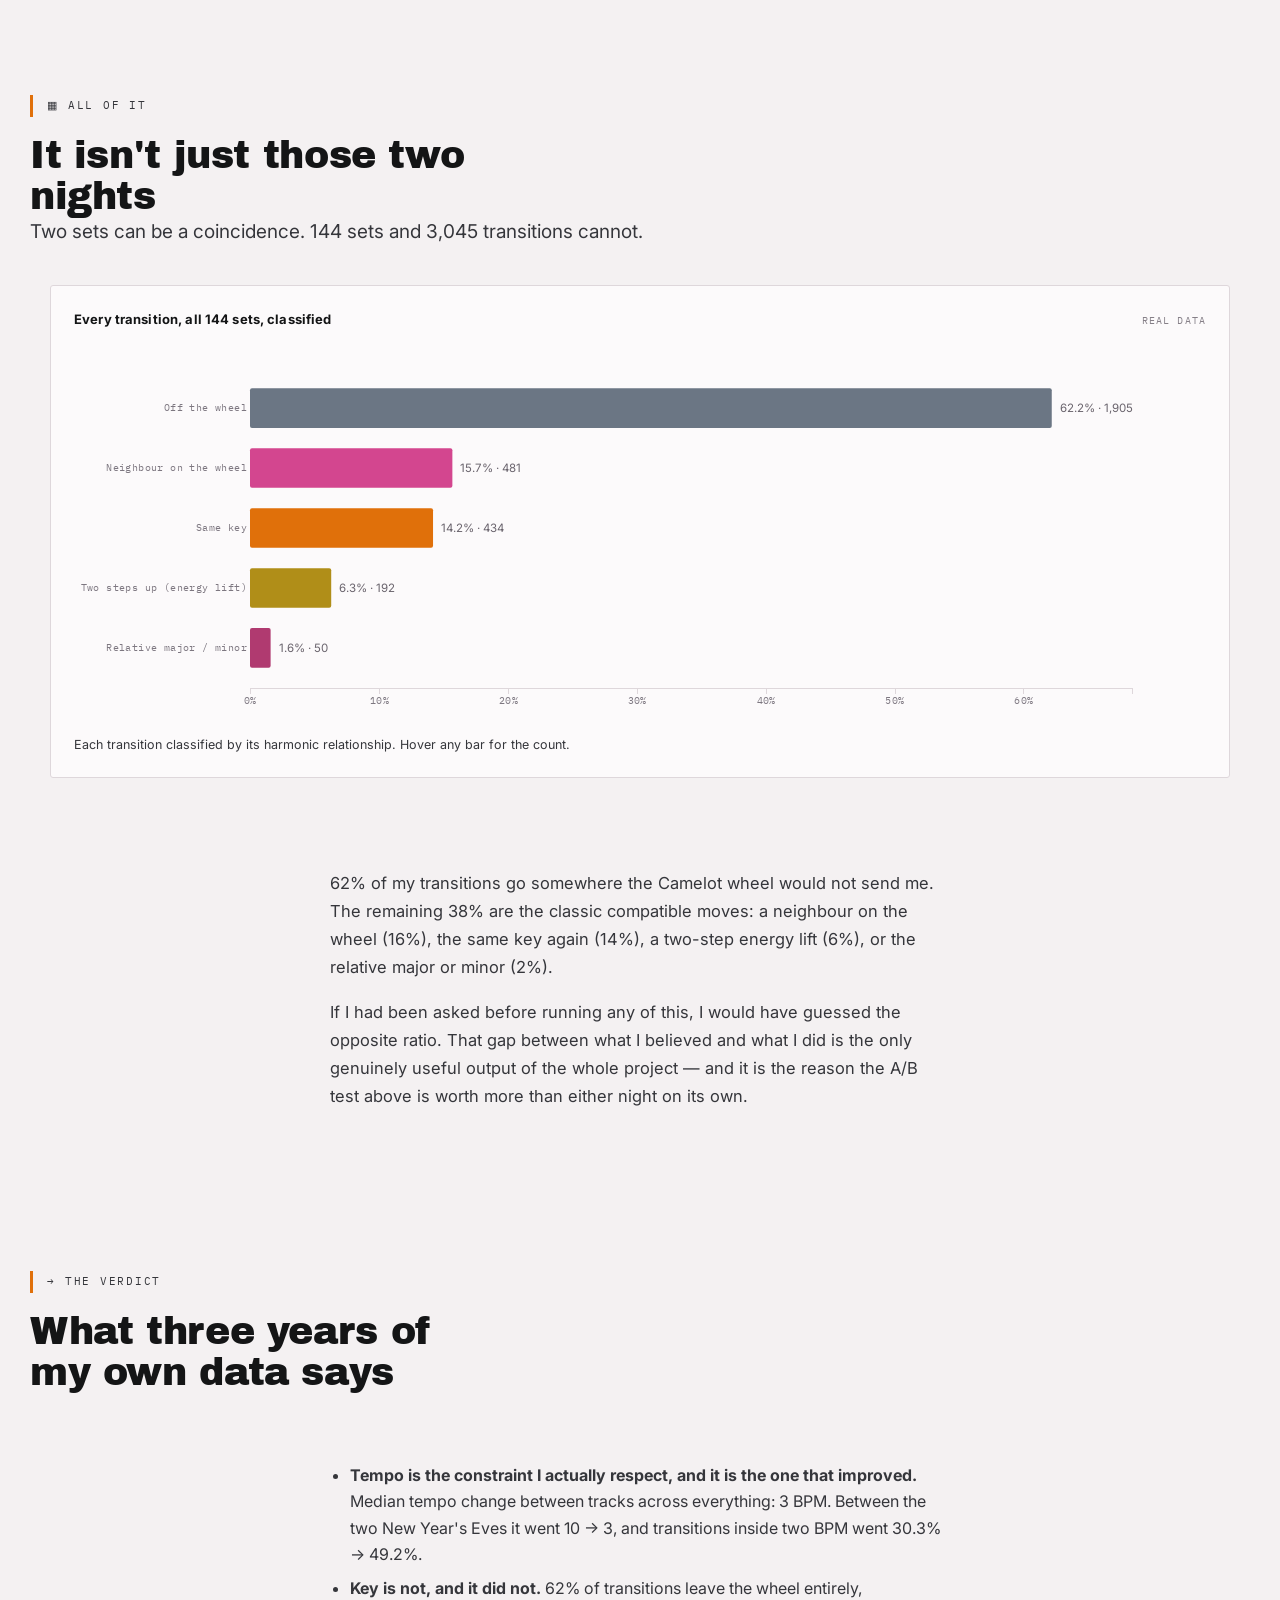
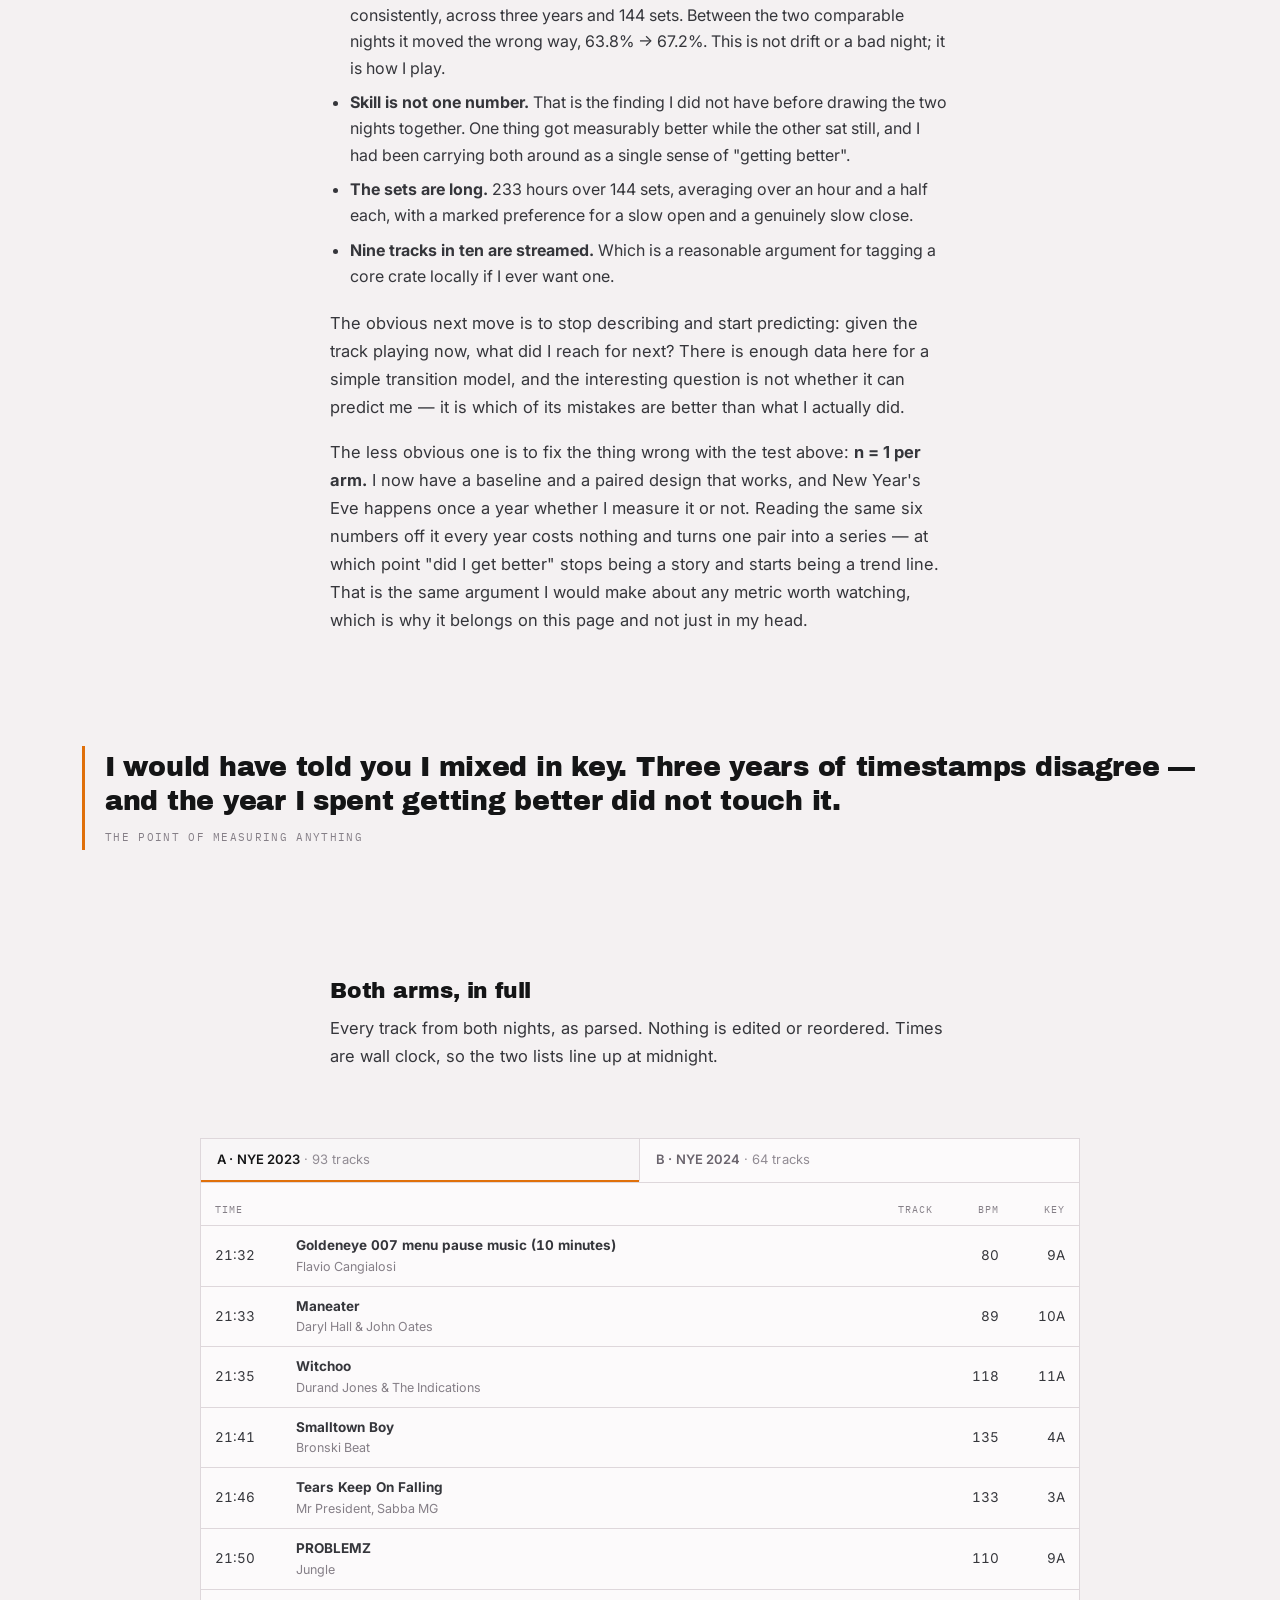
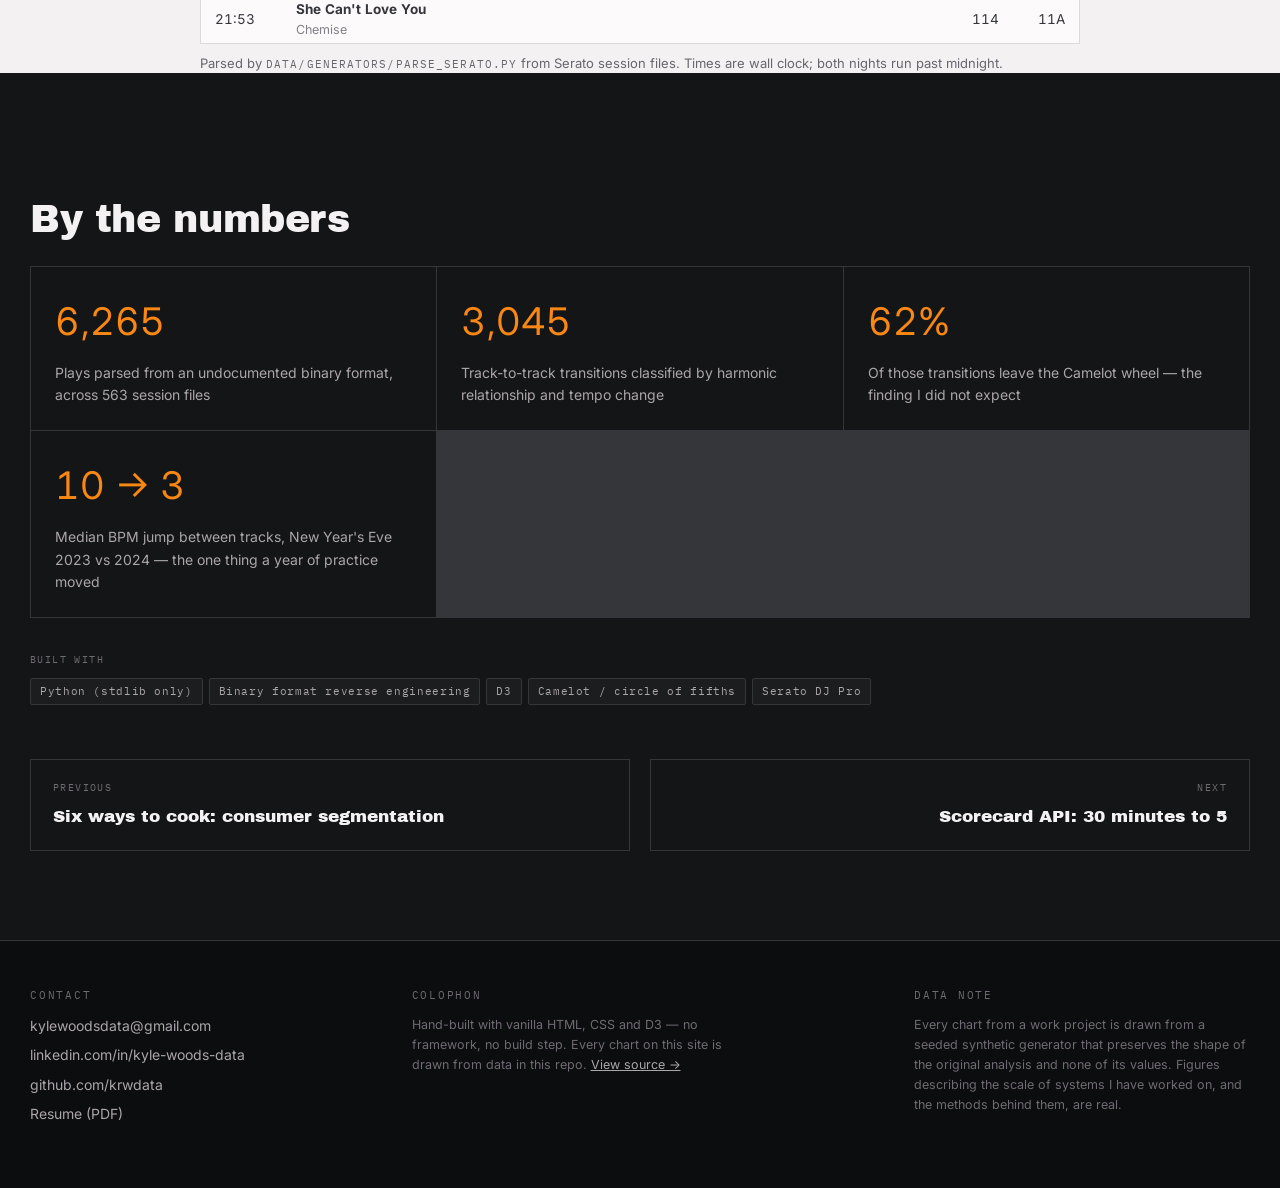
<file: projects/NYE23-B2B-NYE24/index.html>
<!DOCTYPE html>
<html lang="en" data-base="../../">
<head>
<meta charset="utf-8">
<meta name="viewport" content="width=device-width, initial-scale=1">
<title>DJ Analysis: NYE '23 B2B NYE '24 — Kyle Woods</title>
<meta name="description" content="Three years of Serato history parsed out of an undocumented binary format: 6,265 plays, 144 sets, and two New Year's Eve sets a year apart that show which of my skills actually improved.">
<meta property="og:title" content="DJ Analysis: NYE '23 B2B NYE '24 — Kyle Woods">
<meta property="og:description" content="Two New Year's Eve sets, twelve months apart, parsed out of Serato's binary session files: tempo discipline improved sharply, harmonic mixing did not move at all.">
<meta property="og:type" content="article">
<meta property="og:image" content="../../assets/img/og-dj.png">
<meta name="twitter:card" content="summary_large_image">
<link rel="icon" href="../../assets/img/favicon.svg" type="image/svg+xml">
<link rel="preconnect" href="https://fonts.googleapis.com">
<link rel="preconnect" href="https://fonts.gstatic.com" crossorigin>
<link href="https://fonts.googleapis.com/css2?family=Archivo+Black&family=IBM+Plex+Mono:wght@400;500&family=Inter:wght@400;600;700&display=swap" rel="stylesheet">
<link rel="stylesheet" href="../../assets/css/theme.css">
<link rel="stylesheet" href="../../assets/css/case-study.css">
</head>
<body>
<a class="skip" href="#main">Skip to content</a>
<header data-site-head></header>

<main id="main">

  <section class="cs-hero cs-hero--media">
    <div class="wrap">
      <div>
      <p class="eyebrow"><span>Personal project</span><span class="ash">·</span><span>Real data, no sanitising</span><span class="badge badge-production">Live</span></p>
      <h1>First I'm on the 1s and 2s — then I do the A/B</h1>
      <p class="cs-dek">Every professional project on this site runs on synthetic data, because the real numbers belong to an employer. This one doesn't. It is <strong><span data-dj="plays">—</span> plays across <span data-dj="sets">—</span> sets and <span data-dj="hours">—</span> hours on the decks</strong>, parsed out of an undocumented binary format, analysed with the same suspicion I would apply to anyone else's data.</p>

      </div>

      <div>
        <div class="cs-hero-photo">
          <img src="../../assets/img/dj-square.jpg" alt="Kyle Woods holding a DJ controller" width="800" height="800">
        </div>
        <p class="cs-hero-photo-cap">DJ Chuffalo</p>
      </div>

      <dl class="cs-facts">
        <div class="cs-fact"><dt>Source</dt><dd>Serato DJ Pro session files, <span data-dj="firstdate">—</span> to <span data-dj="lastdate">—</span></dd></div>
        <div class="cs-fact"><dt>Parsed</dt><dd><span data-dj="tracks">—</span> unique tracks, <span data-dj="keycov">—</span> with a musical key</dd></div>
        <div class="cs-fact"><dt>Analysed</dt><dd><span data-dj="transitions">—</span> transitions between tracks</dd></div>
        <div class="cs-fact cs-fact--hi"><dt>Finding</dt><dd>A year of practice moved my tempo discipline and left my harmonic mixing exactly where it was</dd></div>
      </dl>
    </div>
  </section>

  <nav class="frame-rail" aria-label="Story sections">
    <div class="frame-rail-in">
      <a class="frame-step" href="#data"><span class="glyph" aria-hidden="true">⌘</span>The data</a>
      <a class="frame-step" href="#night"><span class="glyph" aria-hidden="true">●</span>One night</a>
      <a class="frame-step" href="#ab"><span class="glyph" aria-hidden="true">⇄</span>The A/B test</a>
      <a class="frame-step" href="#pop"><span class="glyph" aria-hidden="true">▦</span>All of it</a>
      <a class="frame-step" href="#style"><span class="glyph" aria-hidden="true">→</span>The verdict</a>
    </div>
  </nav>

  <div class="light">

    <section id="data">
      <div class="wrap section-head">
        <p class="section-marker"><span aria-hidden="true">⌘</span> The data</p>
        <h2>Three years of Serato history</h2>
        <p class="section-lede">Every track I have played since <span data-dj="firstdate">—</span>, read out of Serato DJ Pro’s own session files — what it was, when it started, its tempo and its key. <span data-dj="keycov">—</span> carry a key and effectively all carry a BPM. Genre mostly does not survive the trip: <span data-dj="streamed">—</span> of what I play is streamed, and streamed tracks arrive untagged, so there is no genre analysis on this page.</p>
      </div>
    </section>

    <section id="night">
      <div class="wrap section-head">
        <p class="section-marker"><span aria-hidden="true">●</span> One night, in full</p>
        <h2>New Year's Eve, <span data-dj="s1year">—</span></h2>
        <p class="section-lede"><span data-dj="s1tracks">—</span> tracks, <span data-dj="s1start">—</span> to <span data-dj="s1end">—</span>, on a <span data-dj="s1dev">—</span>. Walk it once on its own, because the comparison below only means something if you know what one of these nights actually looks like. The clock runs from midnight rather than from my first track, so both nights can later be read on the same axis — they started 34 minutes apart and ran different lengths, but midnight is midnight.</p>
      </div>

      <div class="wrap">
        <div class="scrolly" id="scrolly-dj">
          <div class="scrolly-graphic">
            <figure data-viz="wheel">
              <div class="graphic-head">
                <span class="chart-title">The Camelot wheel</span>
                <span class="graphic-tag">Real data</span>
              </div>
              <div class="graphic-body"></div>
              <div class="graphic-foot"></div>
            </figure>
            <figure data-viz="arc">
              <div class="graphic-head">
                <span class="chart-title">Tempo against the clock</span>
                <span class="graphic-tag">Real data</span>
              </div>
              <div class="graphic-body"></div>
              <div class="graphic-foot"></div>
            </figure>
          </div>

          <div class="scrolly-steps">
            <div class="step"><div class="step-card" data-icon="wheel">
              <span class="step-n">01</span>
              <h3>Everything I've played, by key</h3>
              <p>The Camelot wheel simplifies the circle of fifths so that keys which sound good together end up next to each other: same number is a relative major/minor pair, one step around is a fifth away. Outer ring is major, inner ring is minor, and each number keeps the hue a DJ is familiar with.</p>
              <p><strong>Every dot is one track.</strong> Each key gets the same faintly tinted slot and its tracks are scattered inside it, so the keys I live in read as dense clusters and the ones I have barely touched still read as something.</p>
              <p>My library leans minor and clusters hard in a few keys — which is less about taste than about what disco, funk and house are mostly written in.</p>
            </div></div>

            <div class="step"><div class="step-card" data-icon="tempo">
              <span class="step-n">02</span>
              <h3>One night, by tempo</h3>
              <p>Each dot is a track, placed by the time it started and the BPM Serato analysed it at. Four and a half hours, from a slow open to whatever was happening at two in the morning.</p>
            </div></div>

            <div class="step"><div class="step-card" data-icon="pulse">
              <span class="step-n">03</span>
              <h3>The shape of the room</h3>
              <p>Track-to-track BPM is noisy, so this is a rolling mean across nine tracks. It opens in the 80s, is up past 120 within half an hour, and then holds a band roughly between 115 and 126 for three hours straight.</p>
              <p>The deep notches are real and they are not mistakes. Each is a slow record dropped deliberately into the middle of a fast stretch — the thing you do when a room needs a breath, or a singalong.</p>
            </div></div>

            <div class="step"><div class="step-card" data-icon="midnight">
              <span class="step-n">04</span>
              <h3>Midnight</h3>
              <p>The Beach Boys' <em>Auld Lang Syne</em> starts at 23:57:41 and runs through the countdown; the first record of the new year lands at 00:00:01. Three minutes, one song, and the room turning over.</p>
              <p>This is the argument for keeping data at the event level rather than the summary. The average BPM of this night is 114, which tells you nothing about it. The timestamps give you the countdown, the slow open and every notch in between.</p>
            </div></div>

            <div class="step"><div class="step-card" data-icon="chords">
              <span class="step-n">05</span>
              <h3>Now the harmonic version</h3>
              <p>Same night, drawn on the wheel: one line per transition, from the key I was leaving to the key I was going to. Short lines are harmonically adjacent moves. Long ones across the middle are jumps.</p>
              <p>There are a lot of long lines.</p>
            </div></div>

            <div class="step"><div class="step-card" data-icon="funnel">
              <span class="step-n">06</span>
              <h3>The moves that stayed inside the wheel</h3>
              <p>Filtering to neighbour-on-the-wheel transitions leaves a much sparser picture, and a real one: my longest unbroken run of harmonically compatible mixes that night was <strong><span data-dj="s1run">—</span></strong>.</p>
              <p>Hold onto that number. It is the one thing a year of practice left completely untouched.</p>
            </div></div>
          </div>
        </div>
      </div>
    </section>

    <!-- ============================ A/B ============================ -->
    <section id="ab">
      <div class="wrap section-head">
        <p class="section-marker"><span aria-hidden="true">⇄</span> The A/B test</p>
        <h2>Arm A: last year's me. Arm B: this year's.</h2>
        <p class="section-lede">The history contains exactly two New Year's Eve parties, twelve months apart. Same night of the year, same job, same kind of room — and a year of practice as the only thing I deliberately changed. That is close enough to an A/B test to be worth borrowing the structure from one: two arms, a fixed set of measures, and a readout. It is also far enough from one that the very next thing on this page is a precise account of the difference — because if I am going to use the words, I should be the one to say where they stop applying.</p>
      </div>

      <div class="prose">
        <div class="callout callout--warn">
          <h4>This is not an A/B test — and that matters, so here is the difference</h4>
          <p>I have borrowed the structure because it is the right way to lay this out, but an A/B test is a specific thing and this fails four of its requirements: <strong>assignment was the calendar, not randomisation</strong>; <strong>the arms are twelve months apart rather than concurrent</strong>, so everything that happened in between is confounded with the result; <strong>n = 1 per arm</strong>; and <strong>the treatment was never administered</strong> — "a year of practice" is a story about the gap, not an intervention I applied. The metrics were chosen after I saw the data, and a crowd, a room and a controller all changed too. No p-value appears on this page deliberately: the thing that changed applies to the <em>night</em>, so counting <span data-dj="s1transbpm">—</span> and <span data-dj="s2transbpm">—</span> transitions as replicates would be pseudoreplication dressed as significance. What survives is narrower and worth more: these are <strong>measurements, not estimates</strong> — the median jump really did go from <span data-dj="s1jump">—</span> to <span data-dj="s2jump">—</span> — and whatever explains the tempo change still has to explain why harmonic mixing did not budge, which is why I read these two skills as separable.</p>
        </div>
      </div>

      <div class="wrap">
        <div class="ab-grid">
          <div class="ab-card" style="--ab:#E0700A">
            <div class="ab-head">
              <span class="ab-badge">A</span>
              <div>
                <h3>NYE <span data-dj="s1year">—</span></h3>
                <p class="ab-meta"><span data-dj="s1start">—</span>–<span data-dj="s1end">—</span> · <span data-dj="s1dev">—</span></p>
              </div>
            </div>
            <div class="ab-chart" data-ab-chart="0"></div>
            <p class="ab-cap">Tempo against the clock. Same axes as arm B.</p>
            <dl class="ab-stats">
              <div class="ab-stat"><dt>Tracks</dt><dd data-dj="s1tracks">—</dd></div>
              <div class="ab-stat"><dt>Length</dt><dd><span data-dj="s1hours">—</span> h</dd></div>
              <div class="ab-stat ab-stat--hi"><dt>Median jump</dt><dd><span data-dj="s1jump">—</span> BPM</dd></div>
              <div class="ab-stat ab-stat--hi"><dt>Within ±2 BPM</dt><dd data-dj="s1w2">—</dd></div>
              <div class="ab-stat"><dt>Off the wheel</dt><dd data-dj="s1clash">—</dd></div>
              <div class="ab-stat"><dt>Longest run</dt><dd data-dj="s1run">—</dd></div>
            </dl>
          </div>

          <div class="ab-card" style="--ab:#4A93D6">
            <div class="ab-head">
              <span class="ab-badge">B</span>
              <div>
                <h3>NYE <span data-dj="s2year">—</span></h3>
                <p class="ab-meta"><span data-dj="s2start">—</span>–<span data-dj="s2end">—</span> · <span data-dj="s2dev">—</span></p>
              </div>
            </div>
            <div class="ab-chart" data-ab-chart="1"></div>
            <p class="ab-cap">Tempo against the clock. Same axes as arm A.</p>
            <dl class="ab-stats">
              <div class="ab-stat"><dt>Tracks</dt><dd data-dj="s2tracks">—</dd></div>
              <div class="ab-stat"><dt>Length</dt><dd><span data-dj="s2hours">—</span> h</dd></div>
              <div class="ab-stat ab-stat--hi"><dt>Median jump</dt><dd><span data-dj="s2jump">—</span> BPM</dd></div>
              <div class="ab-stat ab-stat--hi"><dt>Within ±2 BPM</dt><dd data-dj="s2w2">—</dd></div>
              <div class="ab-stat"><dt>Off the wheel</dt><dd data-dj="s2clash">—</dd></div>
              <div class="ab-stat"><dt>Longest run</dt><dd data-dj="s2run">—</dd></div>
            </dl>
          </div>
        </div>
      </div>

      <div class="prose">
        <p>Arm B's line climbs and then holds. Arm A's lurches — it swings through a wider band and crosses itself repeatedly. Both nights have a median tempo in the 120s, which is exactly why the summary table never showed this and the chart does.</p>
        <p>Both countdowns land in the same place, too. Arm A: <span data-dj="s1last">—</span> at <span data-dj="s1lasttime">—</span> into <span data-dj="s1first">—</span> at <span data-dj="s1firsttime">—</span>. Arm B: <span data-dj="s2last">—</span> at <span data-dj="s2lasttime">—</span> into <span data-dj="s2first">—</span> at <span data-dj="s2firsttime">—</span>. Two nights a year apart, both crossing midnight inside a three-minute window.</p>
        <h3>Where both arms agree</h3>
        <p>Half an hour out from midnight I drop Destiny's Child, <em>Jumpin', Jumpin'</em> — a cheeky way to tell a room what time it is without picking up a microphone.</p>
        <p class="lyric lyric--prose">’Cause it’s 11:30 and the club is jumpin’, jumpin’</p>
        <p>Arm A played it at <strong>23:28</strong>, arm B at <strong>23:26</strong> — the same cue, a year apart, both a couple of minutes early, which is about what it takes for that line to land on the half hour.</p>
      </div>

      <div class="wrap">
        <div class="ab-readout">
          <div class="graphic-head">
            <span class="chart-title">The same cue, both nights, on one clock</span>
            <span class="graphic-tag">Real data</span>
          </div>
          <div class="ab-chart" data-cue="Jumpin', Jumpin'"></div>
          <p class="ab-cap">Every track either night played in the ninety minutes before midnight, one lane per arm. The large dot is <em>Jumpin', Jumpin'</em> — announcing to the room that they have 30 minutes to the countdown.</p>
        </div>
      </div>

      <div class="prose">
        <p>It is 89 BPM dropped between a 118 and a 103 in arm A, and it does the same job in a shorter night in arm B. A comparison is not only about what moved: everything else on this page is me working out what changed between these two nights, and this is the one thing I did deliberately both times — a fixed point to read the differences against.</p>
      </div>

      <div class="wrap">
        <div class="ab-readout" data-readout>
          <div class="graphic-head">
            <span class="chart-title">The readout — every measure, A → B</span>
            <span class="graphic-tag">Real data</span>
          </div>
          <p class="ab-cap">Each row has its own scale: minutes, BPM and percentages do not belong on one ruler. The dot leaves A and travels to B, so what you watch is how far each measure moved. Only three measures here have a direction I would call better, and all three went that way — which is why nothing is red. The rest are grey deliberately: a shorter night is not a worse one, and leaving the wheel is a choice, not a mistake.</p>
          <div class="ab-chart ab-chart--tall" data-ab-readout></div>
        </div>
      </div>

      <div class="prose">
        <h3>The result</h3>
        <p><strong>Tempo discipline moved a long way. Harmonic mixing did not move at all.</strong> The median jump between consecutive tracks went from <span data-dj="s1jump">—</span> BPM to <span data-dj="s2jump">—</span>, and transitions landing inside two BPM went from <span data-dj="s1w2">—</span> to <span data-dj="s2w2">—</span>. Over the same twelve months, transitions leaving the Camelot wheel went from <span data-dj="s1clash">—</span> to <span data-dj="s2clash">—</span> — up, not down — and the longest unbroken harmonic run was <span data-dj="s1run">—</span> on both nights. Identical.</p>
        <p>That row is grey in the readout rather than red, and the distinction matters: leaving the wheel is a choice, not a defect, so there is no direction it <em>ought</em> to move. What is damning is not the sign. It is that a year of deliberate practice moved the two tempo rows by 19 and 15 points and left this one sitting still.</p>
        <p>I would not have predicted the split. If asked, I would have guessed both numbers drifted the same way, because "getting better at DJing" felt like one skill rather than several. It is at least two, and I was only practising one of them.</p>

        <p><strong>One equipment confound is worth naming, because it points the same way as the finding.</strong> Arm B was played on a <span data-dj="s2dev">—</span>, whose tempo slider is shallow: a short physical throw, and reaching a wide enough pitch range for a big adjustment takes extra steps first. Small moves are fiddly on a fader that short. The practical effect is that large tempo changes are more trouble on arm B's controller than on arm A's — so some of the shift toward closer tempos may be the hardware discouraging the big jumps rather than me choosing against them. It cannot explain the harmonic result, which needs no fader at all, and that asymmetry is exactly why the separable-skills claim survives it. But it does mean the tempo number is the one I would trust least of the six until a third night is on a controller I can hold constant.</p>
      </div>
    </section>

    <!-- ============================ POPULATION ============================ -->
    <section id="pop">
      <div class="wrap section-head">
        <p class="section-marker"><span aria-hidden="true">▦</span> All of it</p>
        <h2>It isn't just those two nights</h2>
        <p class="section-lede">Two sets can be a coincidence. <span data-dj="sets">—</span> sets and <span data-dj="transitions">—</span> transitions cannot.</p>
      </div>

      <div class="wrap">
        <div class="ab-readout">
          <div class="graphic-head">
            <span class="chart-title">Every transition, all <span data-dj="sets">—</span> sets, classified</span>
            <span class="graphic-tag">Real data</span>
          </div>
          <div class="ab-chart ab-chart--tall" data-moves></div>
          <p class="ab-cap">Each transition classified by its harmonic relationship. Hover any bar for the count.</p>
        </div>
      </div>

      <div class="prose">
        <p>62% of my transitions go somewhere the Camelot wheel would not send me. The remaining 38% are the classic compatible moves: a neighbour on the wheel (16%), the same key again (14%), a two-step energy lift (6%), or the relative major or minor (2%).</p>
        <p>If I had been asked before running any of this, I would have guessed the opposite ratio. That gap between what I believed and what I did is the only genuinely useful output of the whole project — and it is the reason the A/B test above is worth more than either night on its own.</p>
      </div>
    </section>

    <section id="style">
      <div class="wrap section-head">
        <p class="section-marker"><span aria-hidden="true">→</span> The verdict</p>
        <h2>What three years of my own data says</h2>
      </div>

      <div class="prose">
        <ul>
          <li><strong>Tempo is the constraint I actually respect, and it is the one that improved.</strong> Median tempo change between tracks across everything: 3 BPM. Between the two New Year's Eves it went <span data-dj="s1jump">—</span> → <span data-dj="s2jump">—</span>, and transitions inside two BPM went <span data-dj="s1w2">—</span> → <span data-dj="s2w2">—</span>.</li>
          <li><strong>Key is not, and it did not.</strong> 62% of transitions leave the wheel entirely, consistently, across three years and <span data-dj="sets">—</span> sets. Between the two comparable nights it moved the wrong way, <span data-dj="s1clash">—</span> → <span data-dj="s2clash">—</span>. This is not drift or a bad night; it is how I play.</li>
          <li><strong>Skill is not one number.</strong> That is the finding I did not have before drawing the two nights together. One thing got measurably better while the other sat still, and I had been carrying both around as a single sense of "getting better".</li>
          <li><strong>The sets are long.</strong> <span data-dj="hours">—</span> hours over <span data-dj="sets">—</span> sets, averaging over an hour and a half each, with a marked preference for a slow open and a genuinely slow close.</li>
          <li><strong>Nine tracks in ten are streamed.</strong> Which is a reasonable argument for tagging a core crate locally if I ever want one.</li>
        </ul>

        <p>The obvious next move is to stop describing and start predicting: given the track playing now, what did I reach for next? There is enough data here for a simple transition model, and the interesting question is not whether it can predict me — it is which of its mistakes are better than what I actually did.</p>

        <p>The less obvious one is to fix the thing wrong with the test above: <strong>n = 1 per arm.</strong> I now have a baseline and a paired design that works, and New Year's Eve happens once a year whether I measure it or not. Reading the same six numbers off it every year costs nothing and turns one pair into a series — at which point "did I get better" stops being a story and starts being a trend line. That is the same argument I would make about any metric worth watching, which is why it belongs on this page and not just in my head.</p>
      </div>

      <blockquote class="pull">
        I would have told you I mixed in key. Three years of timestamps disagree — and the year I spent getting better did not touch it.
        <cite>The point of measuring anything</cite>
      </blockquote>

      <div class="prose">
        <h3>Both arms, in full</h3>
        <p>Every track from both nights, as parsed. Nothing is edited or reordered. Times are wall clock, so the two lists line up at midnight.</p>
      </div>
      <div class="table-wrap table-wrap--wide">
        <div class="setlist-wrap" data-setlist></div>
        <p class="cap">Parsed by <span class="mono">data/generators/parse_serato.py</span> from Serato session files. Times are wall clock; both nights run past midnight.</p>
      </div>
    </section>
  </div>

  <section class="impact">
    <div class="wrap">
      <h2>By the numbers</h2>
      <div class="impact-grid">
        <div class="impact-cell">
          <span class="stat-value num" data-count="6265">0</span>
          <p>Plays parsed from an undocumented binary format, across 563 session files</p>
        </div>
        <div class="impact-cell">
          <span class="stat-value num" data-count="3045">0</span>
          <p>Track-to-track transitions classified by harmonic relationship and tempo change</p>
        </div>
        <div class="impact-cell">
          <span class="stat-value num" data-count="62" data-unit="%">0</span>
          <p>Of those transitions leave the Camelot wheel — the finding I did not expect</p>
        </div>
        <div class="impact-cell">
          <span class="stat-value num" data-count="10" data-unit=" → 3">0</span>
          <p>Median BPM jump between tracks, New Year's Eve 2023 vs 2024 — the one thing a year of practice moved</p>
        </div>
      </div>

      <p class="stack-note">Built with</p>
      <ul class="chips">
        <li class="chip">Python (stdlib only)</li>
        <li class="chip">Binary format reverse engineering</li>
        <li class="chip">D3</li>
        <li class="chip">Camelot / circle of fifths</li>
        <li class="chip">Serato DJ Pro</li>
      </ul>

      <nav class="cs-nav" aria-label="Case studies">
        <a href="../consumer-segmentation/index.html">
          <span class="dir">Previous</span>
          <span class="ttl">Six ways to cook: consumer segmentation</span>
        </a>
        <a class="next" href="../scorecard-api/index.html">
          <span class="dir">Next</span>
          <span class="ttl">Scorecard API: 30 minutes to 5</span>
        </a>
      </nav>
    </div>
  </section>
</main>

<footer data-site-foot></footer>

<script src="../../assets/js/config.js"></script>
<script src="../../assets/js/site.js"></script>
<script src="../../assets/js/lib/d3.v7.min.js"></script>
<script src="../../assets/js/scrolly.js"></script>
<script src="../../assets/js/charts/common.js"></script>
<script src="../../assets/js/charts/dj.js"></script>
</body>
</html>
</file>
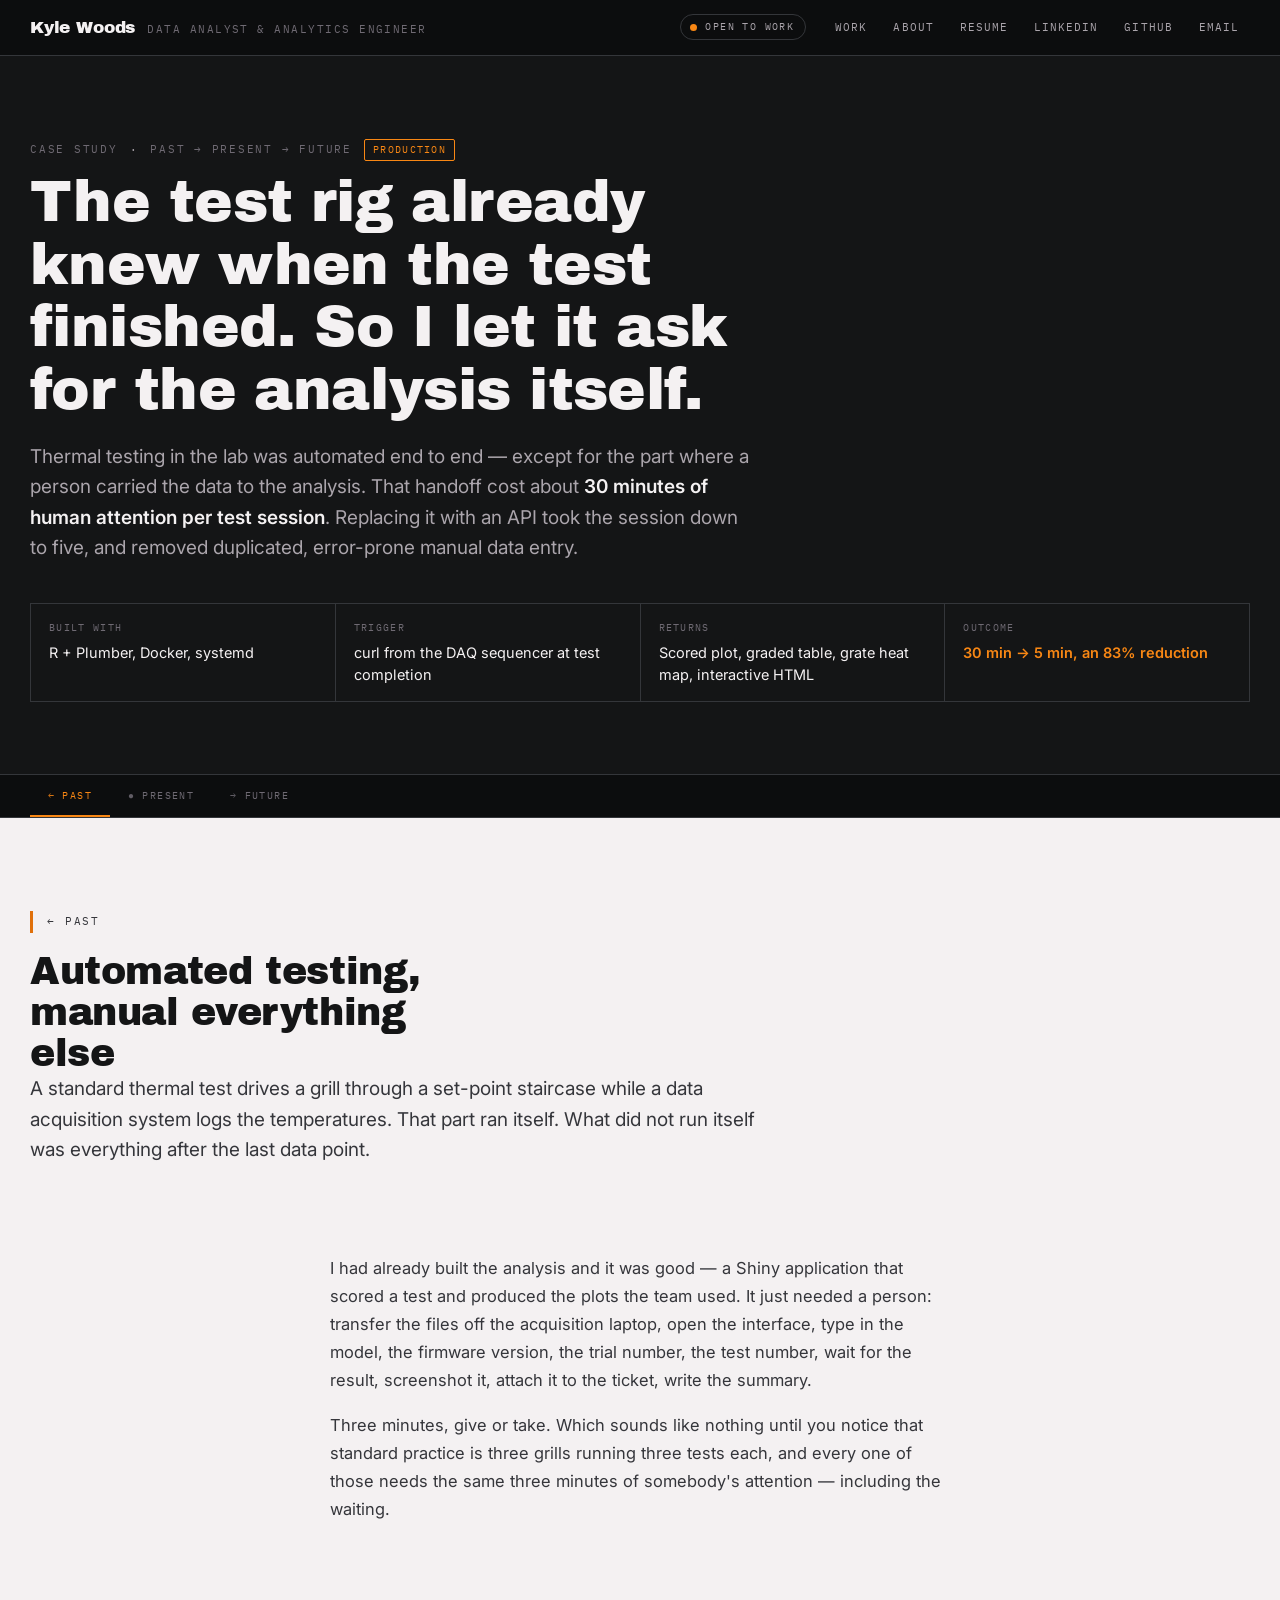
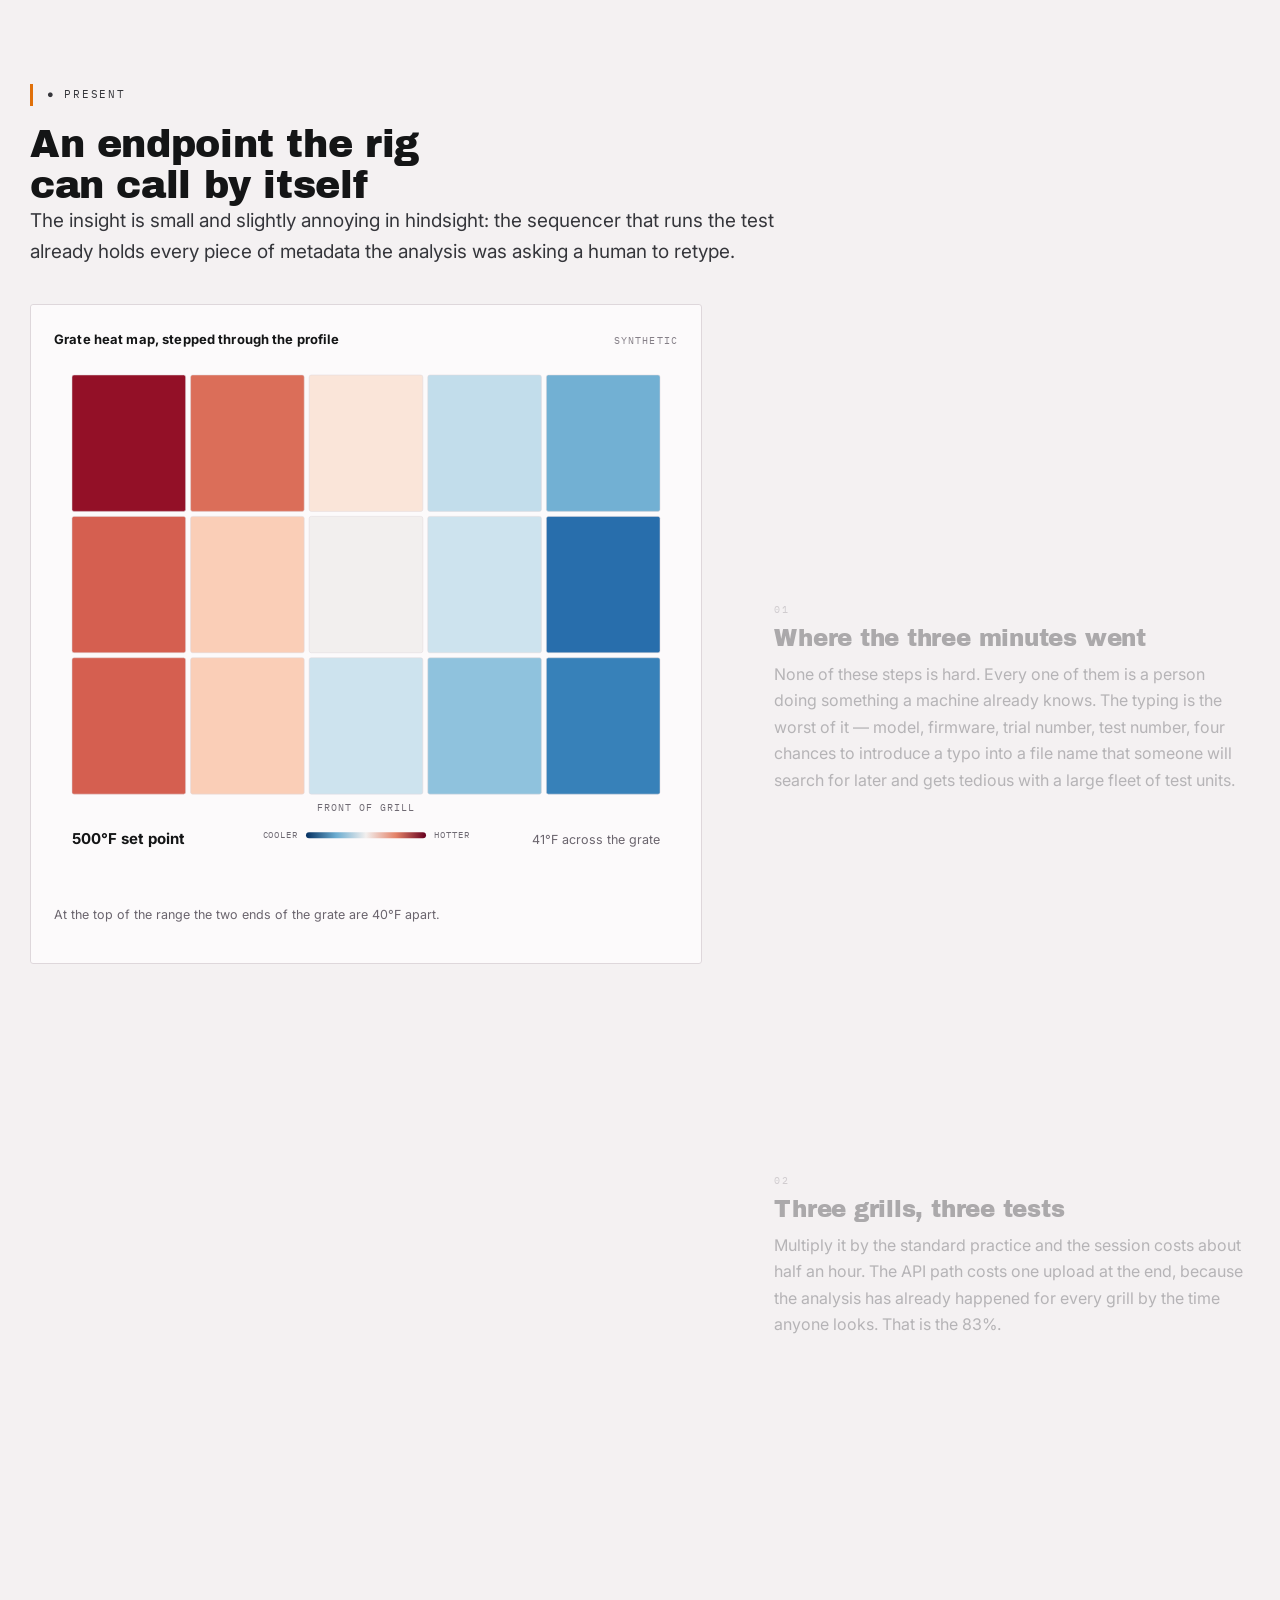
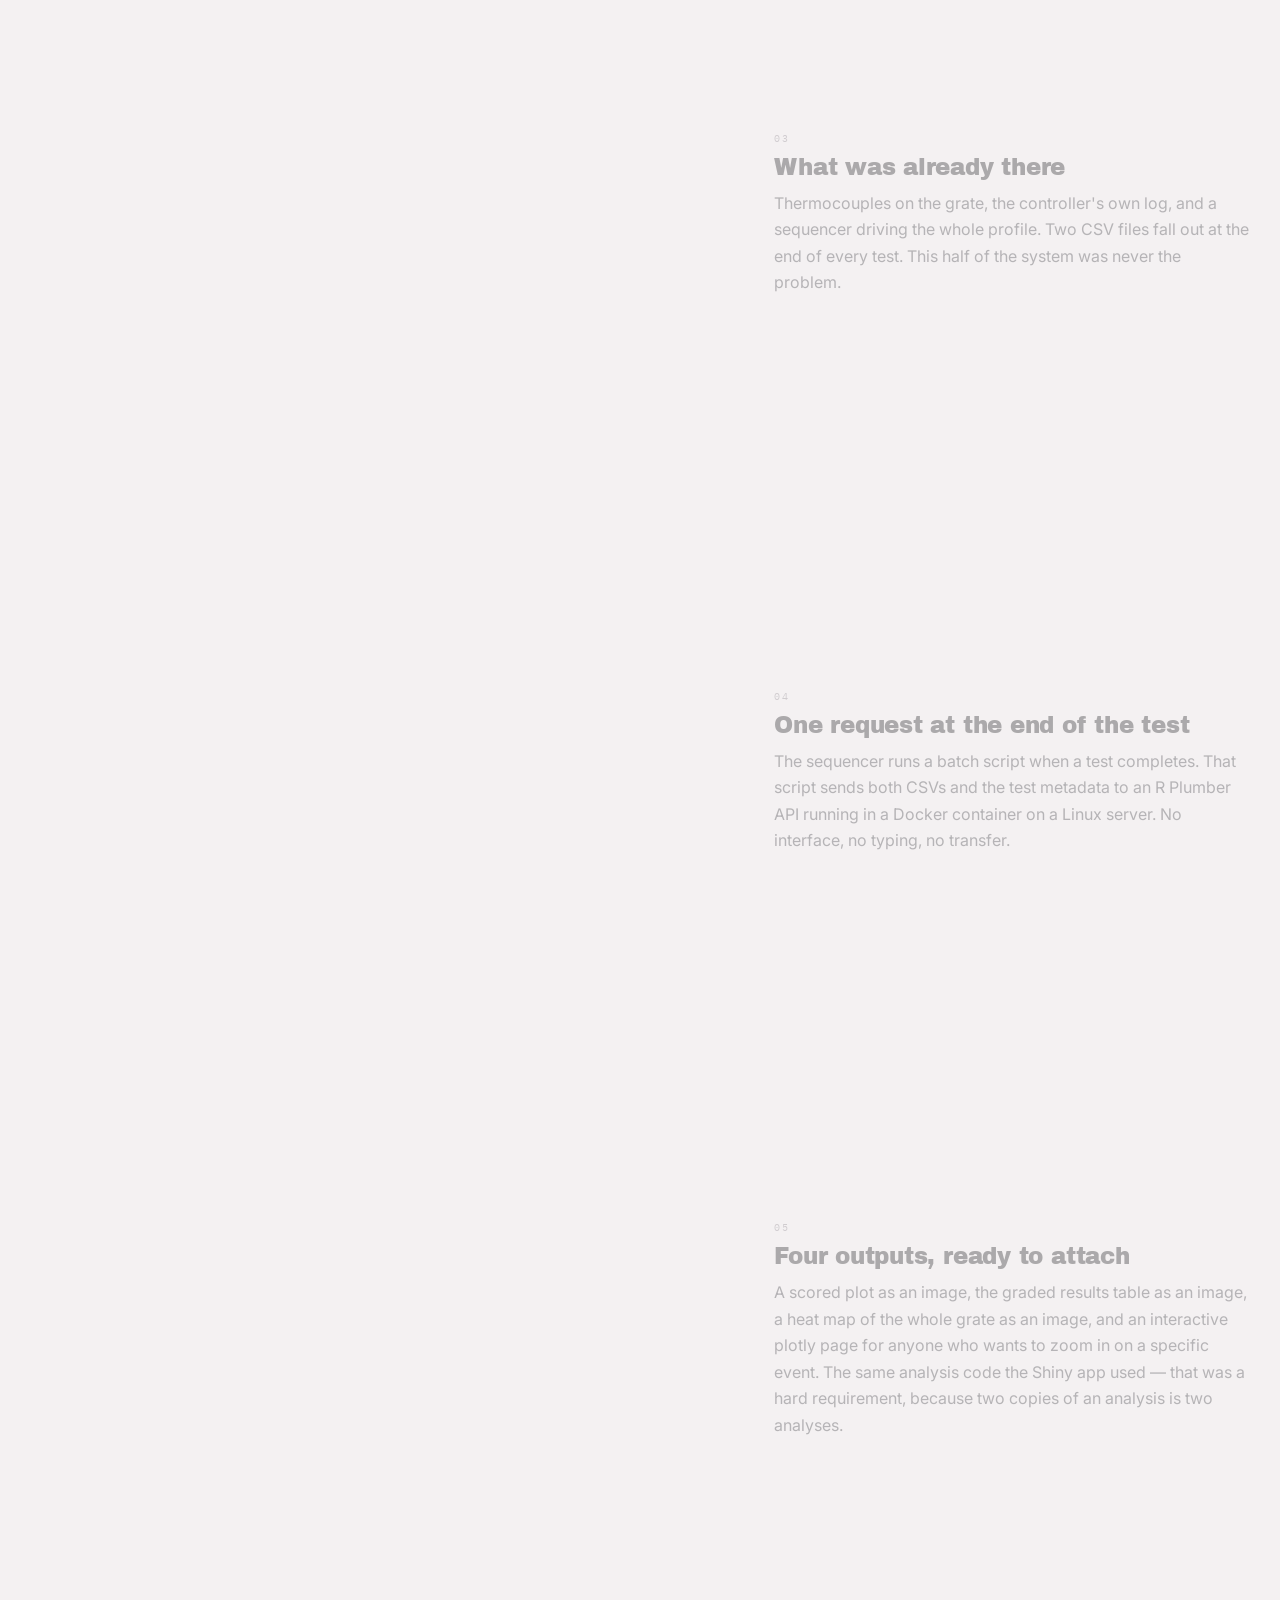
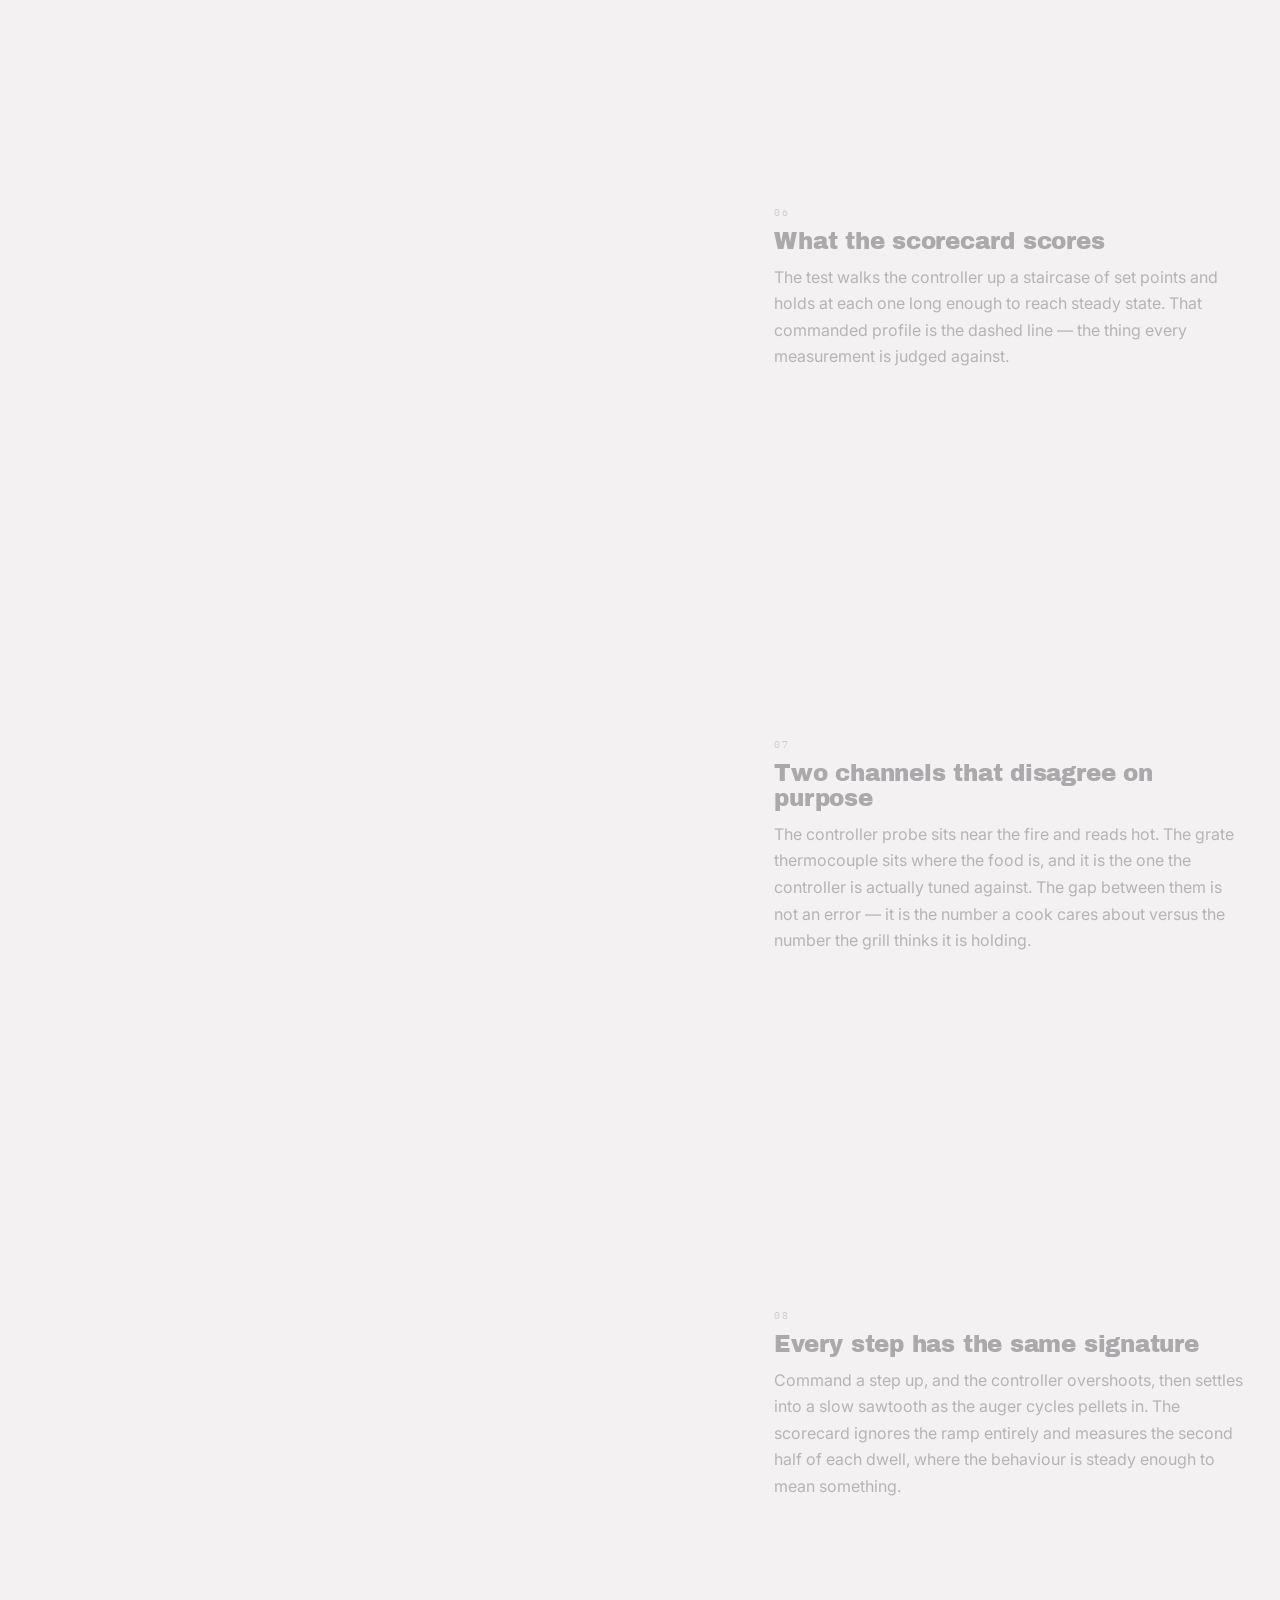
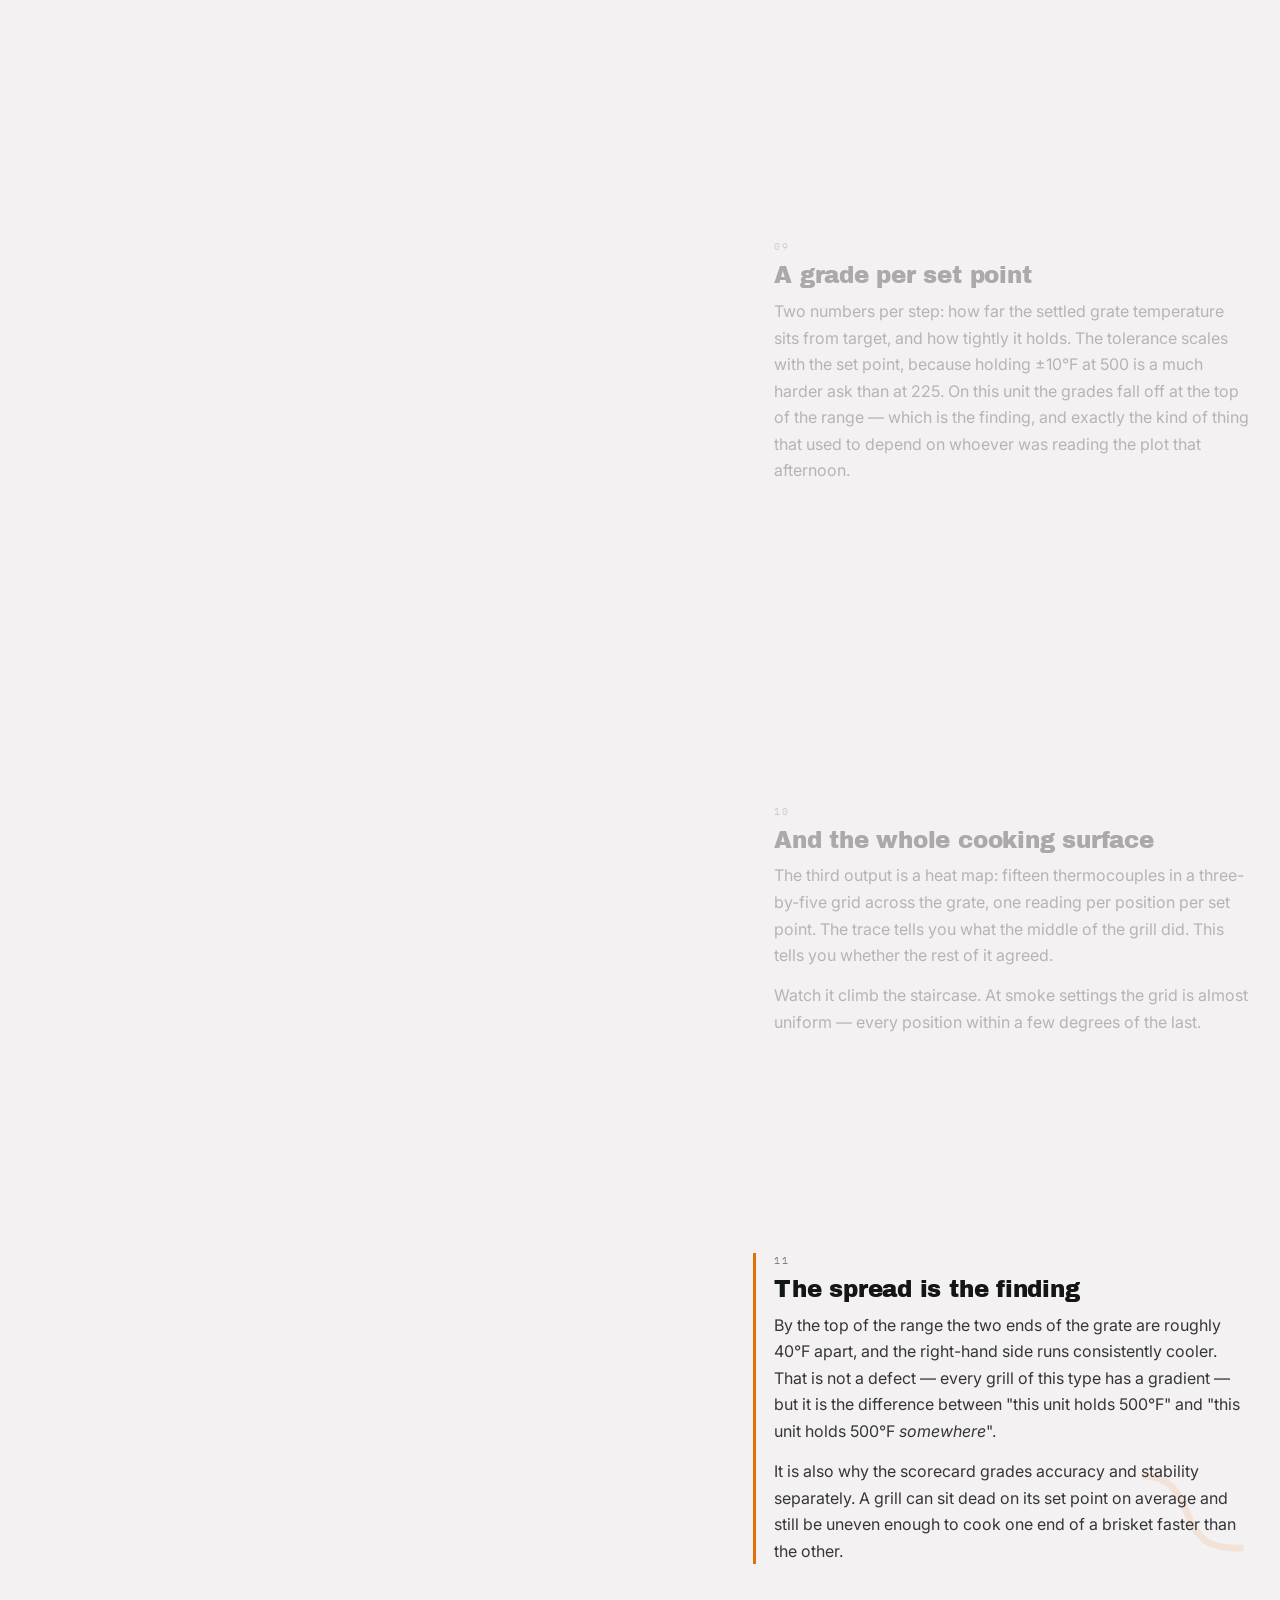
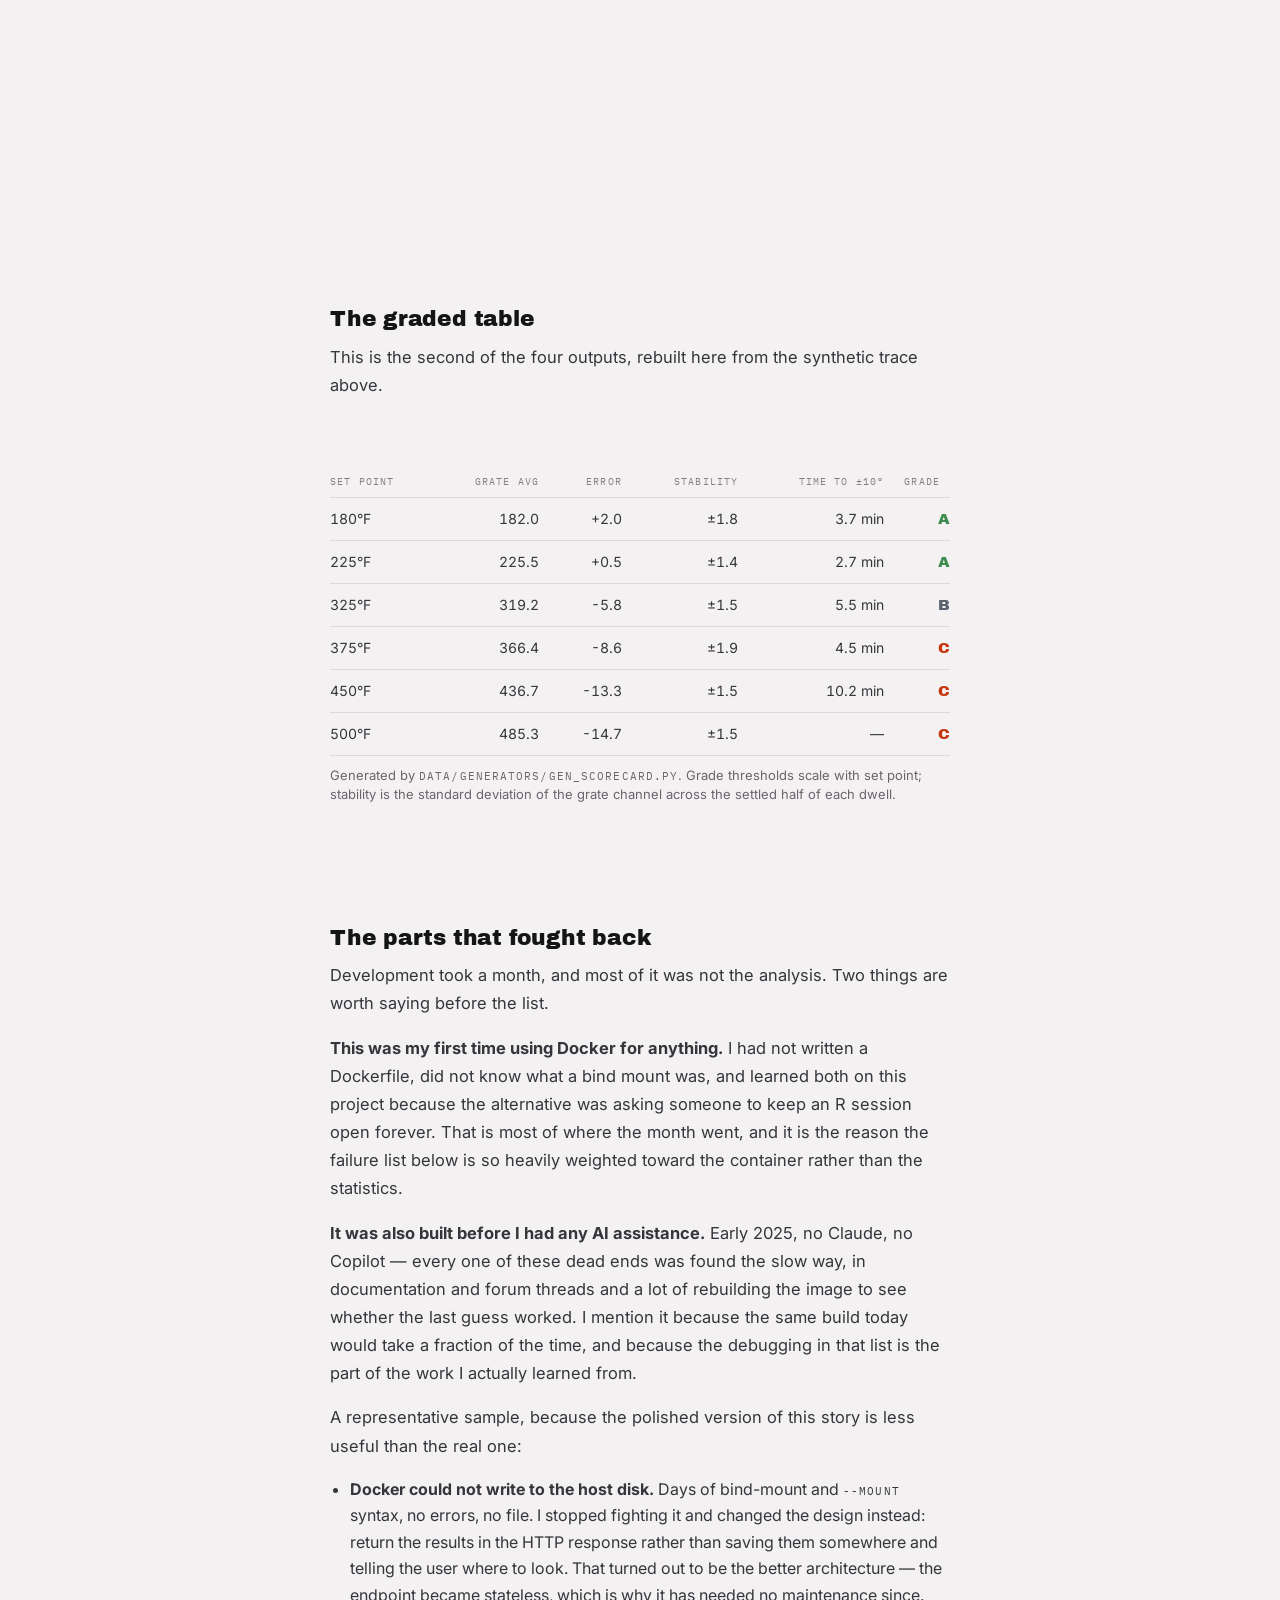
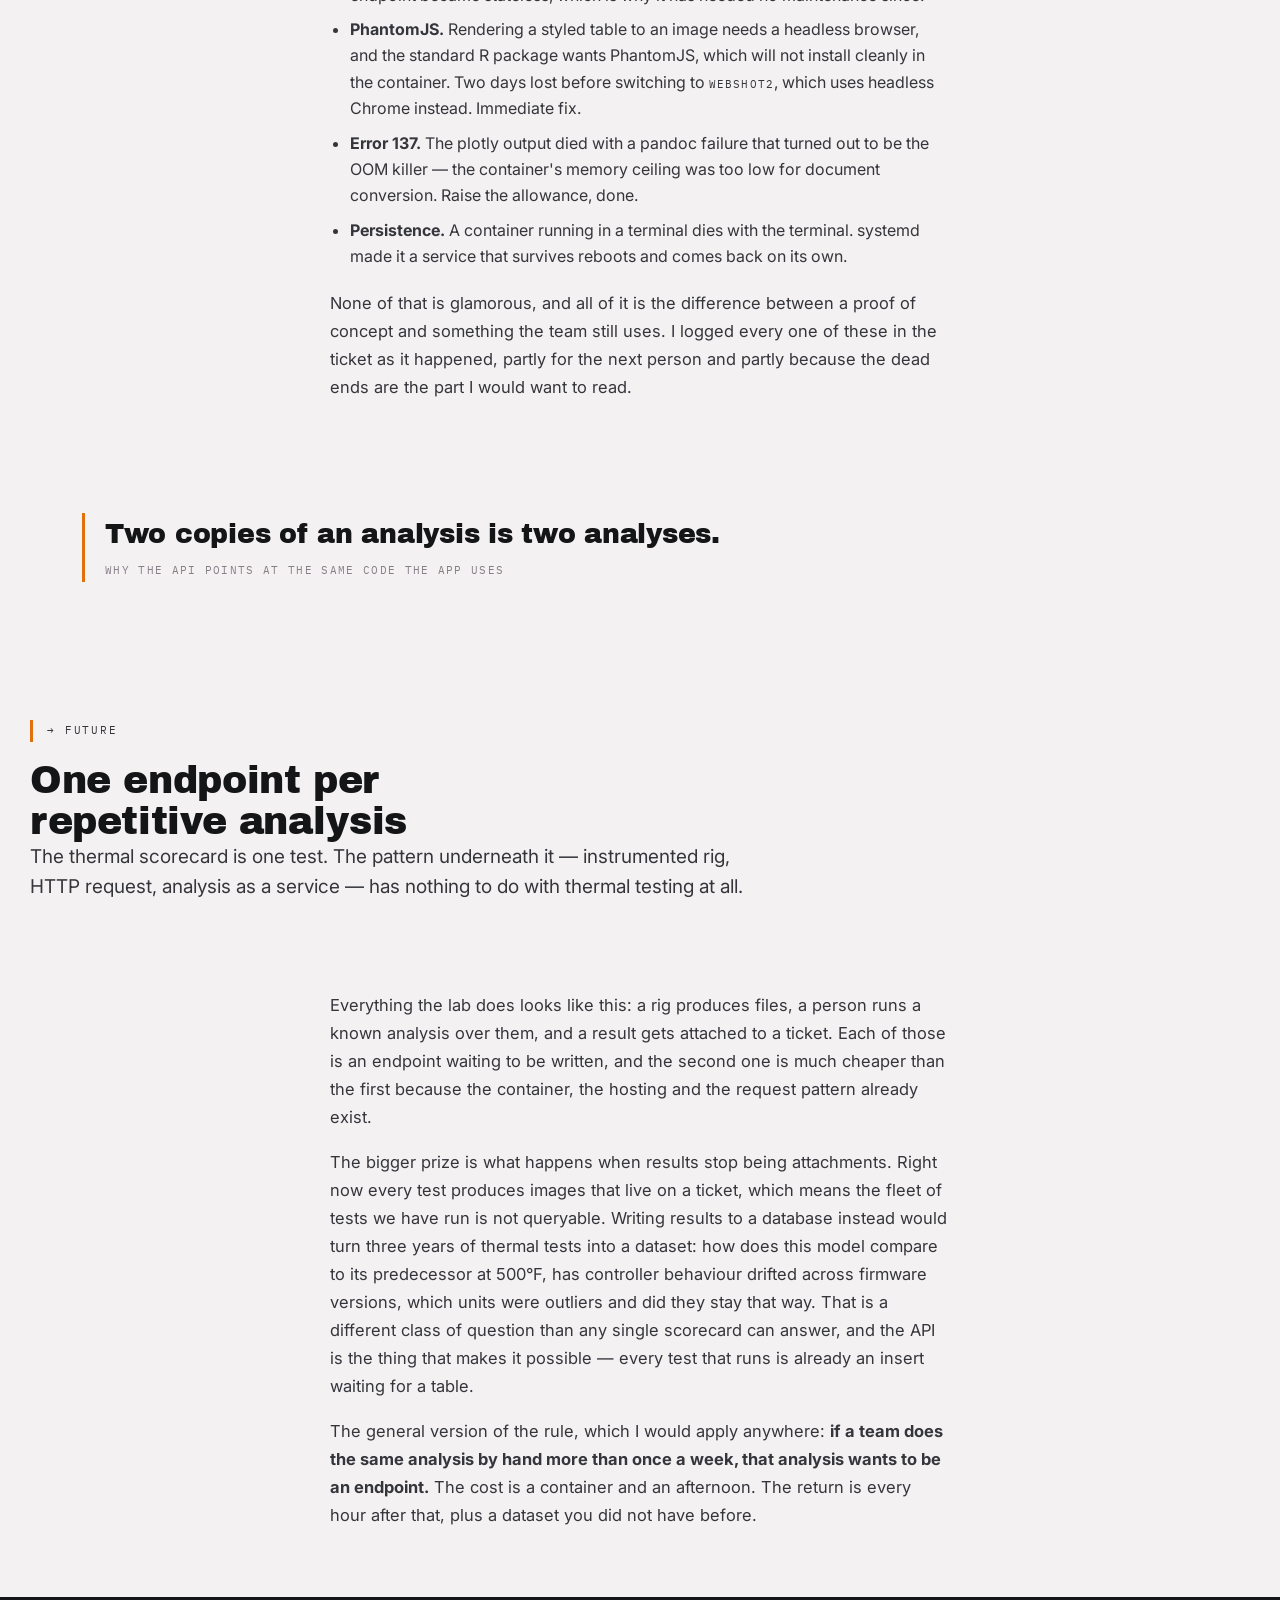
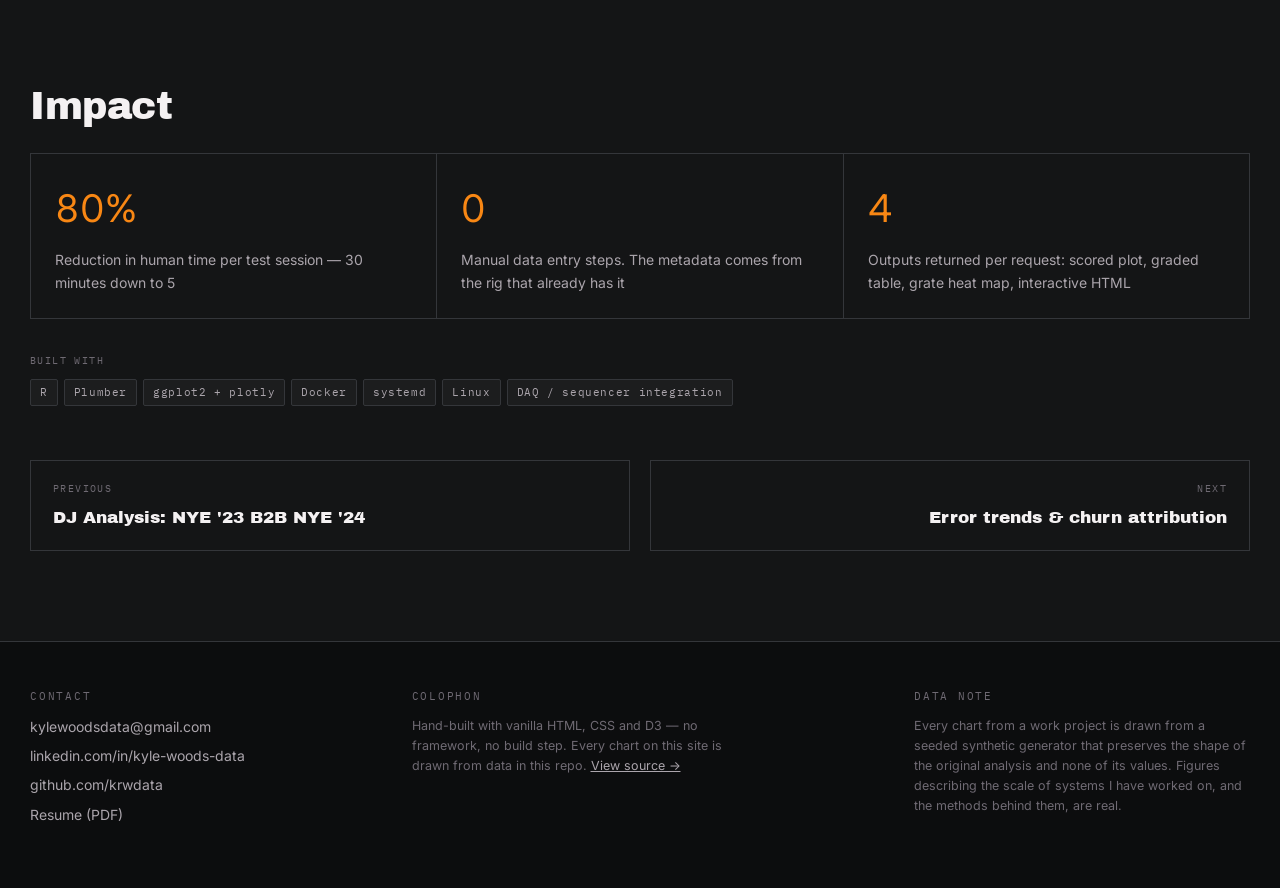
<file: projects/scorecard-api/index.html>
<!DOCTYPE html>
<html lang="en" data-base="../../">
<head>
<meta charset="utf-8">
<meta name="viewport" content="width=device-width, initial-scale=1">
<title>Scorecard API: 30 minutes to 5 — Kyle Woods</title>
<meta name="description" content="An R Plumber API in Docker that turned a manual, click-through test analysis into a request the test rig makes on its own. 83% less human time per session.">
<meta property="og:title" content="Scorecard API: 30 minutes to 5 — Kyle Woods">
<meta property="og:description" content="Analysis-as-a-service for a hardware test lab: R, Plumber, Docker, and one curl request fired by the test rig.">
<meta property="og:type" content="article">
<meta property="og:image" content="../../assets/img/og-scorecard.png">
<meta name="twitter:card" content="summary_large_image">
<link rel="icon" href="../../assets/img/favicon.svg" type="image/svg+xml">
<link rel="preconnect" href="https://fonts.googleapis.com">
<link rel="preconnect" href="https://fonts.gstatic.com" crossorigin>
<link href="https://fonts.googleapis.com/css2?family=Archivo+Black&family=IBM+Plex+Mono:wght@400;500&family=Inter:wght@400;600;700&display=swap" rel="stylesheet">
<link rel="stylesheet" href="../../assets/css/theme.css">
<link rel="stylesheet" href="../../assets/css/case-study.css">
</head>
<body>
<a class="skip" href="#main">Skip to content</a>
<header data-site-head></header>

<main id="main">

  <!-- ============================ HERO ============================ -->
  <section class="cs-hero">
    <div class="wrap">
      <p class="eyebrow"><span>Case study</span><span class="ash">·</span><span>Past → Present → Future</span><span class="badge badge-production">Production</span></p>
      <h1>The test rig already knew when the test finished. So I let it ask for the analysis itself.</h1>
      <p class="cs-dek">Thermal testing in the lab was automated end to end — except for the part where a person carried the data to the analysis. That handoff cost about <strong>30 minutes of human attention per test session</strong>. Replacing it with an API took the session down to five, and removed duplicated, error-prone manual data entry.</p>

      <dl class="cs-facts">
        <div class="cs-fact"><dt>Built with</dt><dd>R + Plumber, Docker, systemd</dd></div>
        <div class="cs-fact"><dt>Trigger</dt><dd>curl from the DAQ sequencer at test completion</dd></div>
        <div class="cs-fact"><dt>Returns</dt><dd>Scored plot, graded table, grate heat map, interactive HTML</dd></div>
        <div class="cs-fact cs-fact--hi"><dt>Outcome</dt><dd>30 min → 5 min, an 83% reduction</dd></div>
      </dl>
    </div>
  </section>

  <nav class="frame-rail" aria-label="Story sections">
    <div class="frame-rail-in">
      <a class="frame-step" href="#past"><span class="glyph" aria-hidden="true">←</span>Past</a>
      <a class="frame-step" href="#present"><span class="glyph" aria-hidden="true">●</span>Present</a>
      <a class="frame-step" href="#future"><span class="glyph" aria-hidden="true">→</span>Future</a>
    </div>
  </nav>

  <div class="light">
    <!-- ============================ PAST ============================ -->
    <section id="past">
      <div class="wrap section-head">
        <p class="section-marker"><span aria-hidden="true">←</span> Past</p>
        <h2>Automated testing, manual everything else</h2>
        <p class="section-lede">A standard thermal test drives a grill through a set-point staircase while a data acquisition system logs the temperatures. That part ran itself. What did not run itself was everything after the last data point.</p>
      </div>

      <div class="prose">
        <p>I had already built the analysis and it was good — a Shiny application that scored a test and produced the plots the team used. It just needed a person: transfer the files off the acquisition laptop, open the interface, type in the model, the firmware version, the trial number, the test number, wait for the result, screenshot it, attach it to the ticket, write the summary.</p>
        <p>Three minutes, give or take. Which sounds like nothing until you notice that standard practice is three grills running three tests each, and every one of those needs the same three minutes of somebody's attention — including the waiting.</p>
      </div>
    </section>

    <!-- ============================ SCROLLY ============================ -->
    <section id="present">
      <div class="wrap section-head">
        <p class="section-marker"><span aria-hidden="true">●</span> Present</p>
        <h2>An endpoint the rig can call by itself</h2>
        <p class="section-lede">The insight is small and slightly annoying in hindsight: the sequencer that runs the test already holds every piece of metadata the analysis was asking a human to retype.</p>
      </div>

      <div class="wrap">
        <div class="scrolly" id="scrolly-api">
          <div class="scrolly-graphic">
            <figure data-viz="timing">
              <div class="graphic-head">
                <span class="chart-title">Human time per test session</span>
                <span class="graphic-tag">Measured</span>
              </div>
              <div class="graphic-body"></div>
              <div class="graphic-foot"></div>
            </figure>
            <figure data-viz="arch">
              <div class="graphic-head">
                <span class="chart-title">Test rig → API → results</span>
                <span class="graphic-tag">Architecture</span>
              </div>
              <div class="graphic-body"></div>
              <div class="graphic-foot"></div>
            </figure>
            <figure data-viz="heat">
              <div class="graphic-head">
                <span class="chart-title">Grate heat map, stepped through the profile</span>
                <span class="graphic-tag">Synthetic</span>
              </div>
              <div class="graphic-body"></div>
              <div class="graphic-foot"></div>
            </figure>
            <figure data-viz="trace">
              <div class="graphic-head">
                <span class="chart-title">Scorecard output: a standard thermal test</span>
                <span class="graphic-tag">Synthetic</span>
              </div>
              <div class="legend" data-legend="trace"></div>
              <div class="graphic-body"></div>
              <div class="graphic-foot"></div>
            </figure>
          </div>

          <div class="scrolly-steps">
            <div class="step"><div class="step-card" data-icon="stopwatch">
              <span class="step-n">01</span>
              <h3>Where the three minutes went</h3>
              <p>None of these steps is hard. Every one of them is a person doing something a machine already knows. The typing is the worst of it — model, firmware, trial number, test number, four chances to introduce a typo into a file name that someone will search for later and gets tedious with a large fleet of test units.</p>
            </div></div>

            <div class="step"><div class="step-card" data-icon="fleet">
              <span class="step-n">02</span>
              <h3>Three grills, three tests</h3>
              <p>Multiply it by the standard practice and the session costs about half an hour. The API path costs one upload at the end, because the analysis has already happened for every grill by the time anyone looks. That is the 83%.</p>
            </div></div>

            <div class="step"><div class="step-card" data-icon="layers">
              <span class="step-n">03</span>
              <h3>What was already there</h3>
              <p>Thermocouples on the grate, the controller's own log, and a sequencer driving the whole profile. Two CSV files fall out at the end of every test. This half of the system was never the problem.</p>
            </div></div>

            <div class="step"><div class="step-card" data-icon="api">
              <span class="step-n">04</span>
              <h3>One request at the end of the test</h3>
              <p>The sequencer runs a batch script when a test completes. That script sends both CSVs and the test metadata to an R Plumber API running in a Docker container on a Linux server. No interface, no typing, no transfer.</p>
            </div></div>

            <div class="step"><div class="step-card" data-icon="docs">
              <span class="step-n">05</span>
              <h3>Four outputs, ready to attach</h3>
              <p>A scored plot as an image, the graded results table as an image, a heat map of the whole grate as an image, and an interactive plotly page for anyone who wants to zoom in on a specific event. The same analysis code the Shiny app used — that was a hard requirement, because two copies of an analysis is two analyses.</p>
            </div></div>

            <div class="step"><div class="step-card" data-icon="stairs">
              <span class="step-n">06</span>
              <h3>What the scorecard scores</h3>
              <p>The test walks the controller up a staircase of set points and holds at each one long enough to reach steady state. That commanded profile is the dashed line — the thing every measurement is judged against.</p>
            </div></div>

            <div class="step"><div class="step-card" data-icon="diverge">
              <span class="step-n">07</span>
              <h3>Two channels that disagree on purpose</h3>
              <p>The controller probe sits near the fire and reads hot. The grate thermocouple sits where the food is, and it is the one the controller is actually tuned against. The gap between them is not an error — it is the number a cook cares about versus the number the grill thinks it is holding.</p>
            </div></div>

            <div class="step"><div class="step-card" data-icon="pulse">
              <span class="step-n">08</span>
              <h3>Every step has the same signature</h3>
              <p>Command a step up, and the controller overshoots, then settles into a slow sawtooth as the auger cycles pellets in. The scorecard ignores the ramp entirely and measures the second half of each dwell, where the behaviour is steady enough to mean something.</p>
            </div></div>

            <div class="step"><div class="step-card" data-icon="gauge">
              <span class="step-n">09</span>
              <h3>A grade per set point</h3>
              <p>Two numbers per step: how far the settled grate temperature sits from target, and how tightly it holds. The tolerance scales with the set point, because holding ±10°F at 500 is a much harder ask than at 225. On this unit the grades fall off at the top of the range — which is the finding, and exactly the kind of thing that used to depend on whoever was reading the plot that afternoon.</p>
            </div></div>

            <div class="step"><div class="step-card" data-icon="fleet">
              <span class="step-n">10</span>
              <h3>And the whole cooking surface</h3>
              <p>The third output is a heat map: fifteen thermocouples in a three-by-five grid across the grate, one reading per position per set point. The trace tells you what the middle of the grill did. This tells you whether the rest of it agreed.</p>
              <p>Watch it climb the staircase. At smoke settings the grid is almost uniform — every position within a few degrees of the last.</p>
            </div></div>

            <div class="step"><div class="step-card" data-icon="taper">
              <span class="step-n">11</span>
              <h3>The spread is the finding</h3>
              <p>By the top of the range the two ends of the grate are roughly 40°F apart, and the right-hand side runs consistently cooler. That is not a defect — every grill of this type has a gradient — but it is the difference between "this unit holds 500°F" and "this unit holds 500°F <em>somewhere</em>".</p>
              <p>It is also why the scorecard grades accuracy and stability separately. A grill can sit dead on its set point on average and still be uneven enough to cook one end of a brisket faster than the other.</p>
            </div></div>
          </div>
        </div>
      </div>

      <div class="prose">
        <h3>The graded table</h3>
        <p>This is the second of the four outputs, rebuilt here from the synthetic trace above.</p>
      </div>
      <div class="table-wrap">
        <div data-grades-table></div>
        <p class="cap">Generated by <span class="mono">data/generators/gen_scorecard.py</span>. Grade thresholds scale with set point; stability is the standard deviation of the grate channel across the settled half of each dwell.</p>
      </div>

      <div class="prose">
        <h3>The parts that fought back</h3>
        <p>Development took a month, and most of it was not the analysis. Two things are worth saying before the list.</p>

        <p><strong>This was my first time using Docker for anything.</strong> I had not written a Dockerfile, did not know what a bind mount was, and learned both on this project because the alternative was asking someone to keep an R session open forever. That is most of where the month went, and it is the reason the failure list below is so heavily weighted toward the container rather than the statistics.</p>

        <p><strong>It was also built before I had any AI assistance.</strong> Early 2025, no Claude, no Copilot — every one of these dead ends was found the slow way, in documentation and forum threads and a lot of rebuilding the image to see whether the last guess worked. I mention it because the same build today would take a fraction of the time, and because the debugging in that list is the part of the work I actually learned from.</p>

        <p>A representative sample, because the polished version of this story is less useful than the real one:</p>
        <ul>
          <li><strong>Docker could not write to the host disk.</strong> Days of bind-mount and <span class="mono">--mount</span> syntax, no errors, no file. I stopped fighting it and changed the design instead: return the results in the HTTP response rather than saving them somewhere and telling the user where to look. That turned out to be the better architecture — the endpoint became stateless, which is why it has needed no maintenance since.</li>
          <li><strong>PhantomJS.</strong> Rendering a styled table to an image needs a headless browser, and the standard R package wants PhantomJS, which will not install cleanly in the container. Two days lost before switching to <span class="mono">webshot2</span>, which uses headless Chrome instead. Immediate fix.</li>
          <li><strong>Error 137.</strong> The plotly output died with a pandoc failure that turned out to be the OOM killer — the container's memory ceiling was too low for document conversion. Raise the allowance, done.</li>
          <li><strong>Persistence.</strong> A container running in a terminal dies with the terminal. systemd made it a service that survives reboots and comes back on its own.</li>
        </ul>
        <p>None of that is glamorous, and all of it is the difference between a proof of concept and something the team still uses. I logged every one of these in the ticket as it happened, partly for the next person and partly because the dead ends are the part I would want to read.</p>
      </div>

      <blockquote class="pull">
        Two copies of an analysis is two analyses.
        <cite>Why the API points at the same code the app uses</cite>
      </blockquote>
    </section>

    <!-- ============================ FUTURE ============================ -->
    <section id="future">
      <div class="wrap section-head">
        <p class="section-marker"><span aria-hidden="true">→</span> Future</p>
        <h2>One endpoint per repetitive analysis</h2>
        <p class="section-lede">The thermal scorecard is one test. The pattern underneath it — instrumented rig, HTTP request, analysis as a service — has nothing to do with thermal testing at all.</p>
      </div>

      <div class="prose">
        <p>Everything the lab does looks like this: a rig produces files, a person runs a known analysis over them, and a result gets attached to a ticket. Each of those is an endpoint waiting to be written, and the second one is much cheaper than the first because the container, the hosting and the request pattern already exist.</p>

        <p>The bigger prize is what happens when results stop being attachments. Right now every test produces images that live on a ticket, which means the fleet of tests we have run is not queryable. Writing results to a database instead would turn three years of thermal tests into a dataset: how does this model compare to its predecessor at 500°F, has controller behaviour drifted across firmware versions, which units were outliers and did they stay that way. That is a different class of question than any single scorecard can answer, and the API is the thing that makes it possible — every test that runs is already an insert waiting for a table.</p>

        <p>The general version of the rule, which I would apply anywhere: <strong>if a team does the same analysis by hand more than once a week, that analysis wants to be an endpoint.</strong> The cost is a container and an afternoon. The return is every hour after that, plus a dataset you did not have before.</p>
      </div>
    </section>
  </div>

  <!-- ============================ IMPACT ============================ -->
  <section class="impact">
    <div class="wrap">
      <h2>Impact</h2>
      <div class="impact-grid">
        <div class="impact-cell">
          <span class="stat-value num" data-count="83" data-unit="%">0</span>
          <p>Reduction in human time per test session — 30 minutes down to 5</p>
        </div>
        <div class="impact-cell">
          <span class="stat-value num">0</span>
          <p>Manual data entry steps. The metadata comes from the rig that already has it</p>
        </div>
        <div class="impact-cell">
          <span class="stat-value num">4</span>
          <p>Outputs returned per request: scored plot, graded table, grate heat map, interactive HTML</p>
        </div>
      </div>

      <p class="stack-note">Built with</p>
      <ul class="chips">
        <li class="chip">R</li>
        <li class="chip">Plumber</li>
        <li class="chip">ggplot2 + plotly</li>
        <li class="chip">Docker</li>
        <li class="chip">systemd</li>
        <li class="chip">Linux</li>
        <li class="chip">DAQ / sequencer integration</li>
      </ul>

      <nav class="cs-nav" aria-label="Case studies">
        <a href="../NYE23-B2B-NYE24/index.html">
          <span class="dir">Previous</span>
          <span class="ttl">DJ Analysis: NYE '23 B2B NYE '24</span>
        </a>
        <a class="next" href="../woodridge-churn/index.html">
          <span class="dir">Next</span>
          <span class="ttl">Error trends & churn attribution</span>
        </a>
      </nav>
    </div>
  </section>
</main>

<footer data-site-foot></footer>

<script src="../../assets/js/config.js"></script>
<script src="../../assets/js/site.js"></script>
<script src="../../assets/js/lib/d3.v7.min.js"></script>
<script src="../../assets/js/scrolly.js"></script>
<script src="../../assets/js/charts/common.js"></script>
<script src="../../assets/js/charts/scorecard.js"></script>
</body>
</html>
</file>
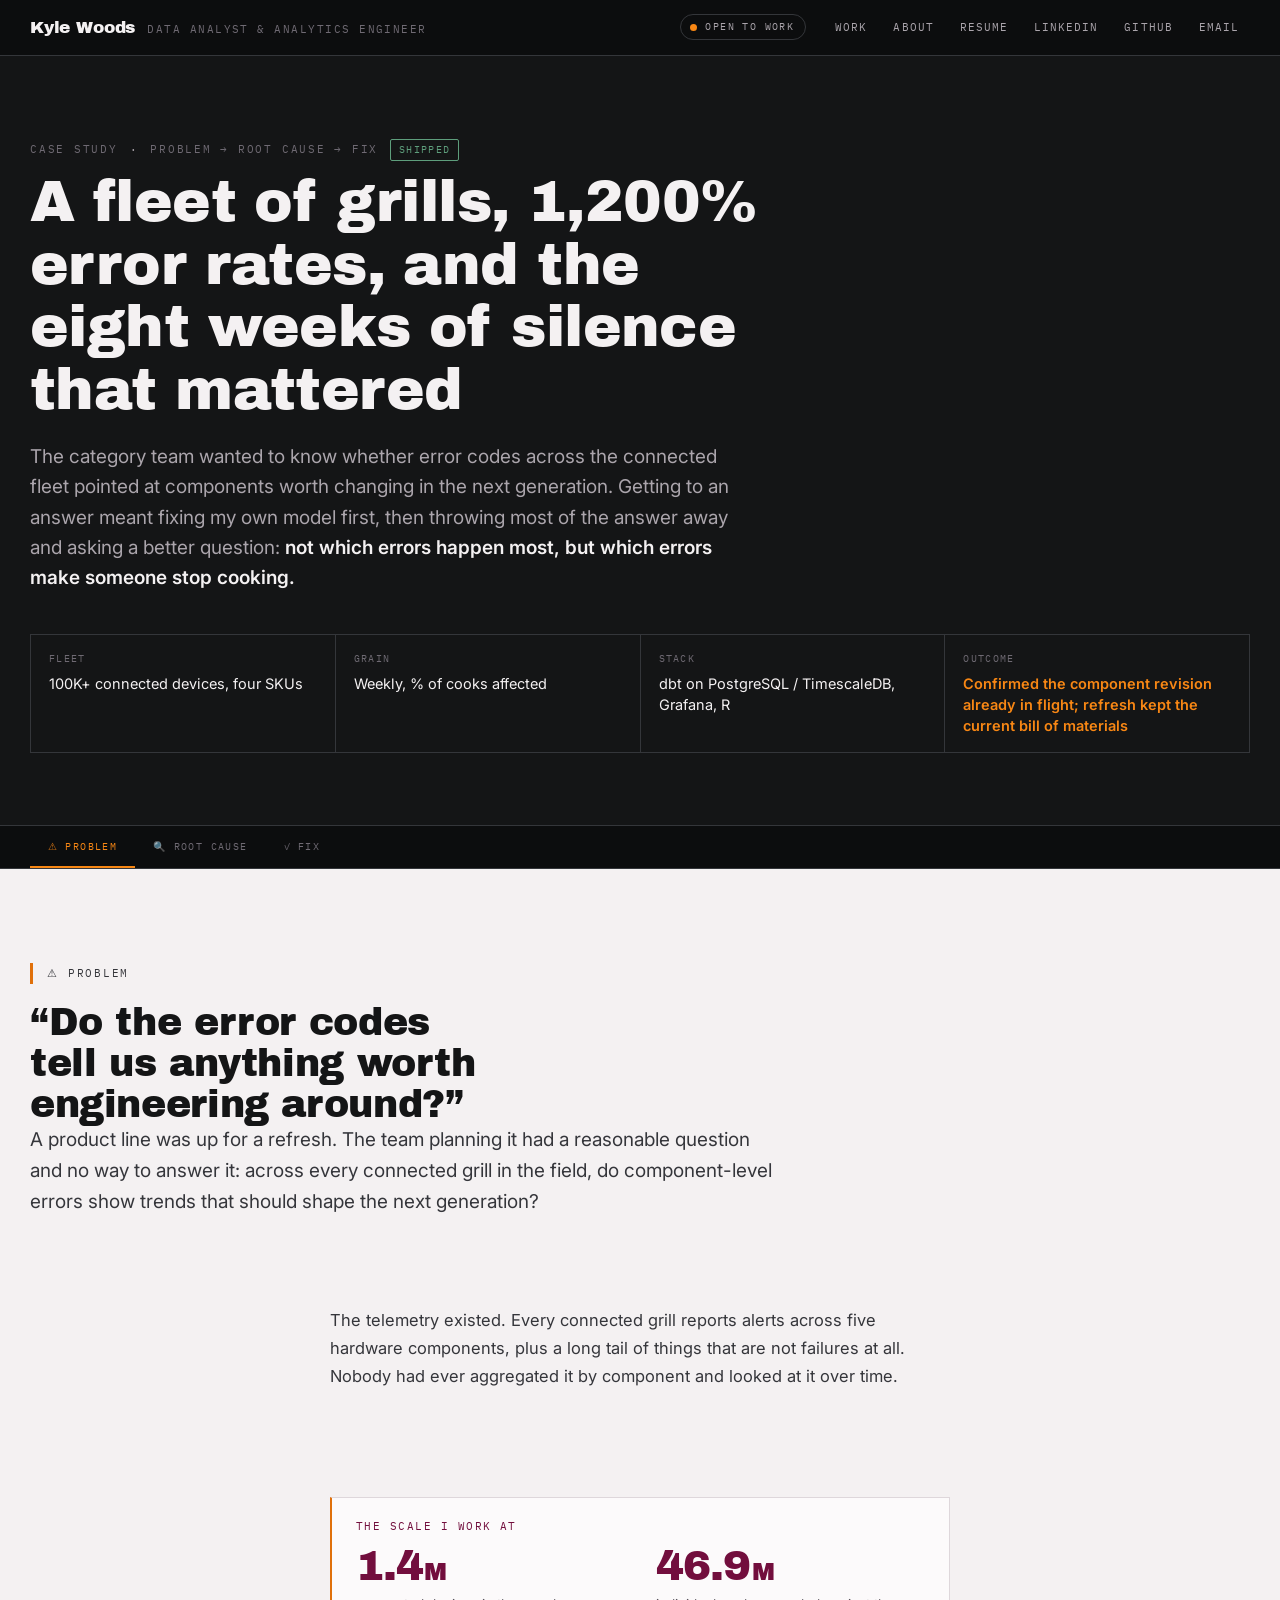
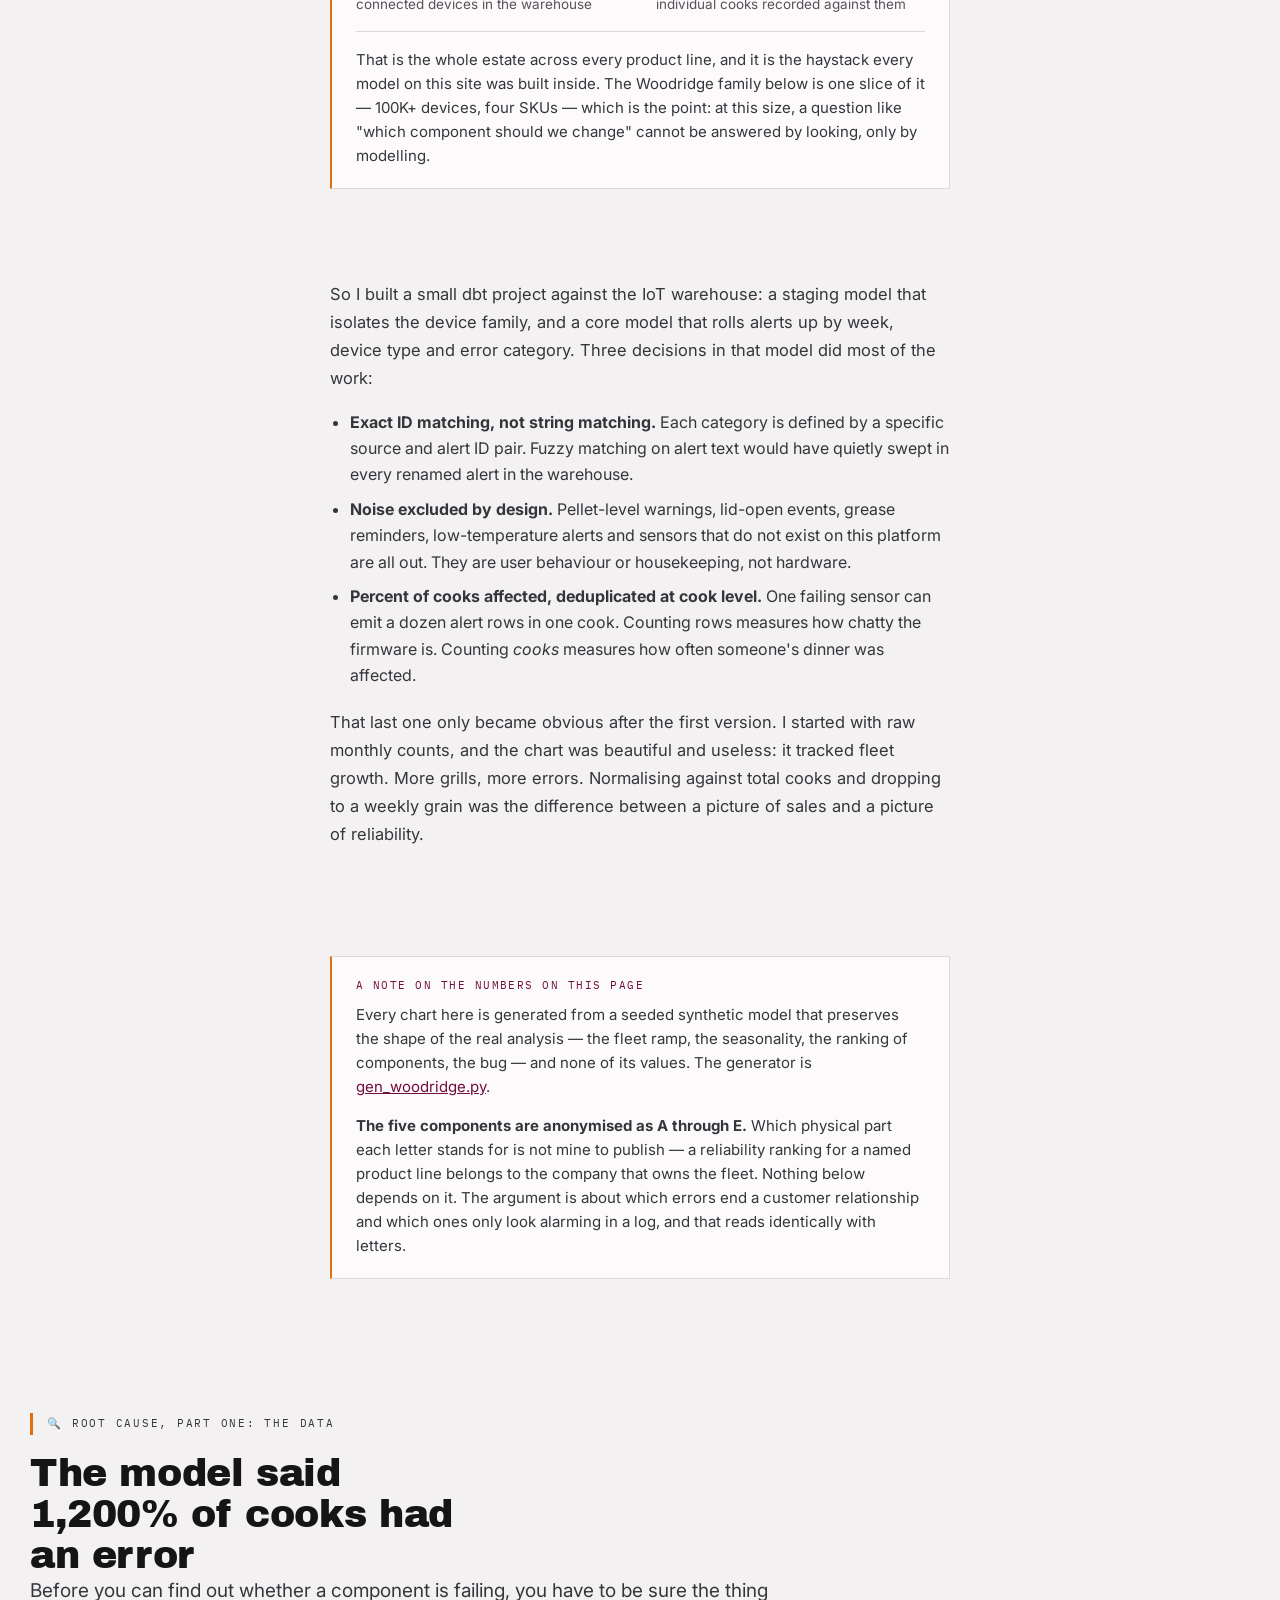
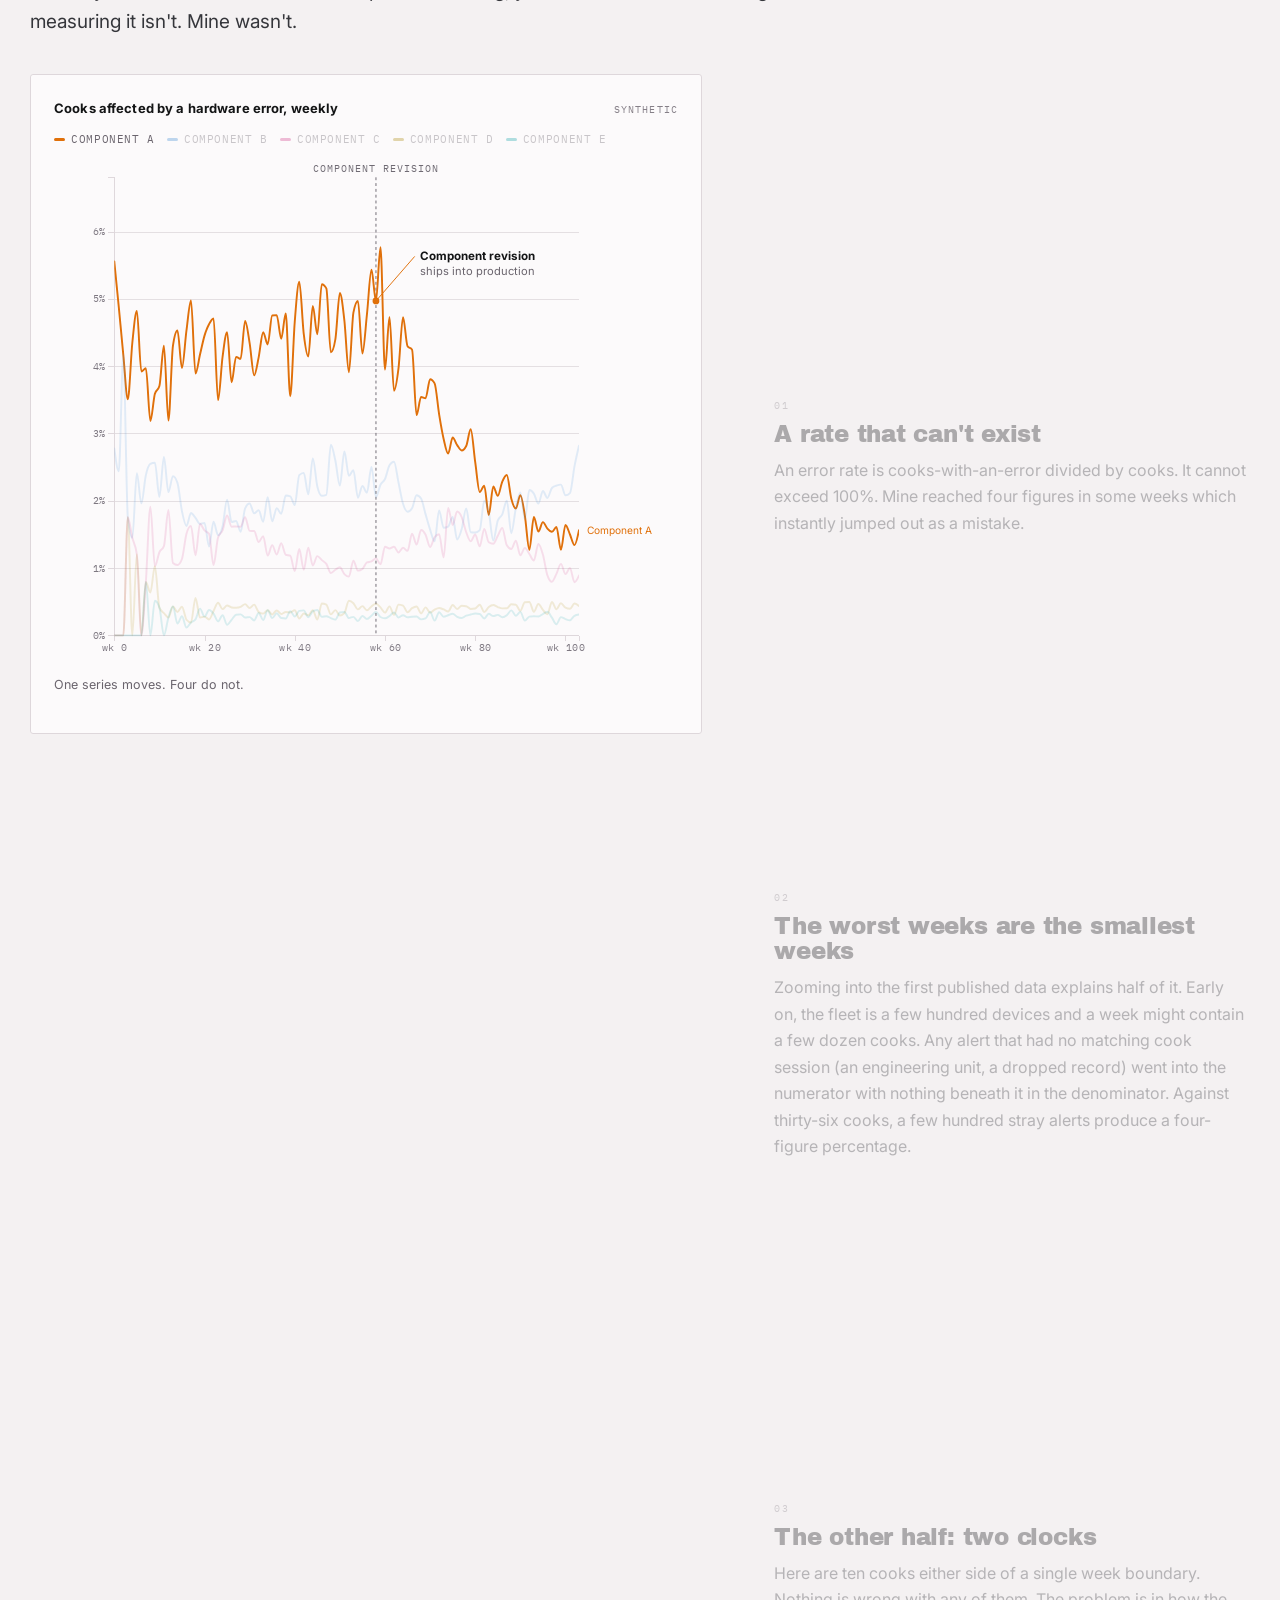
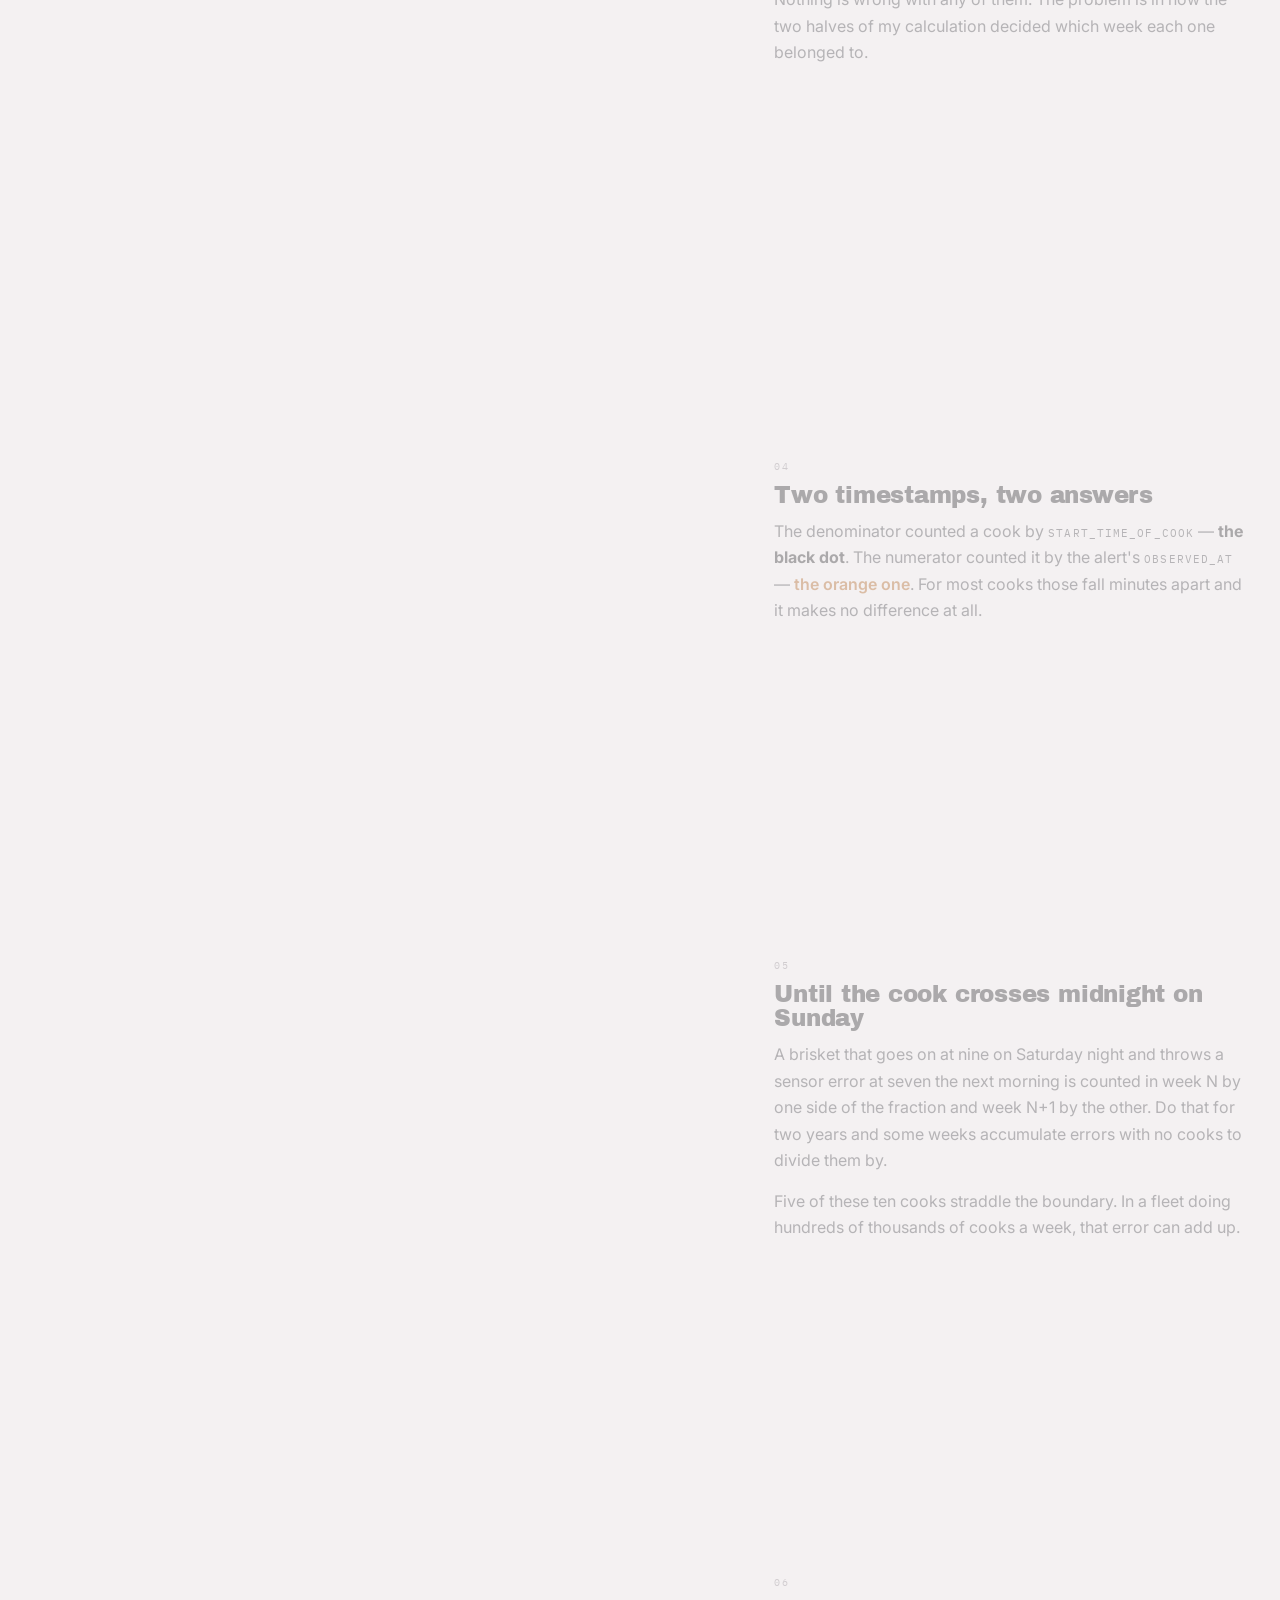
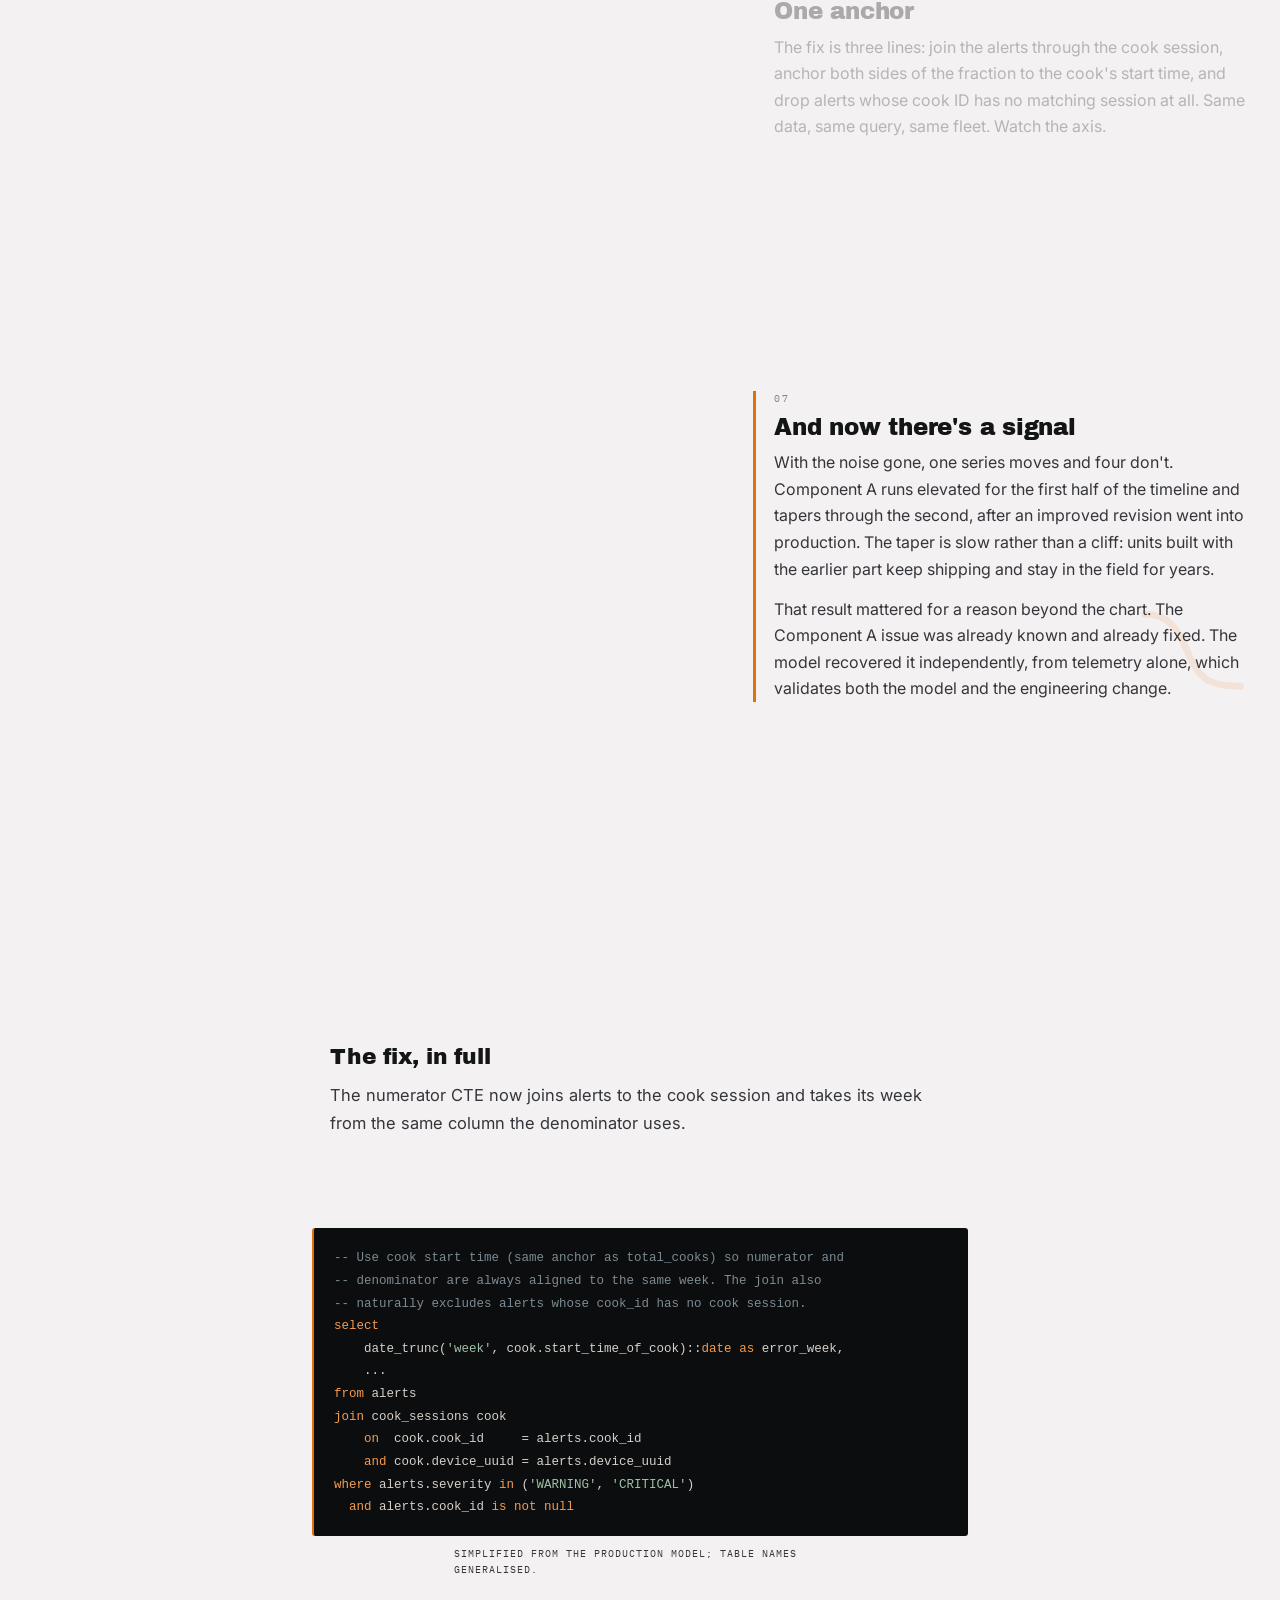
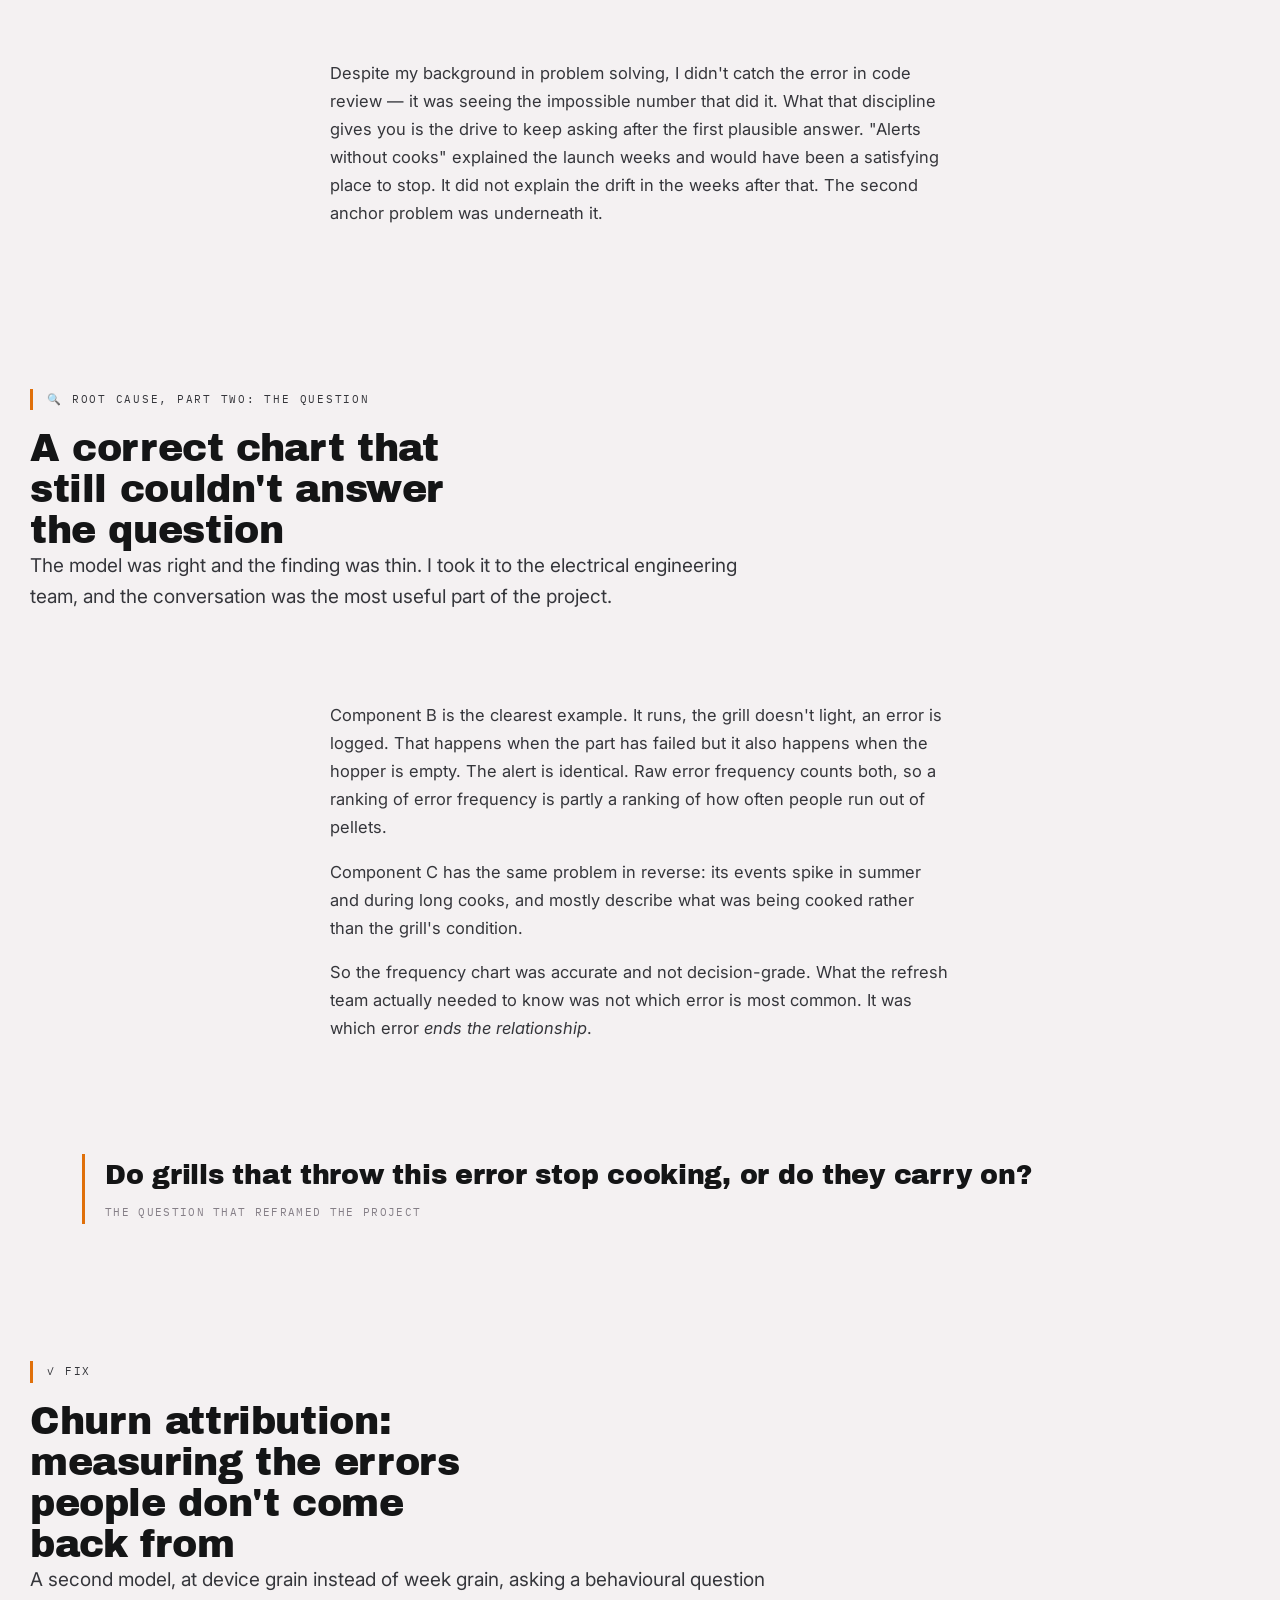
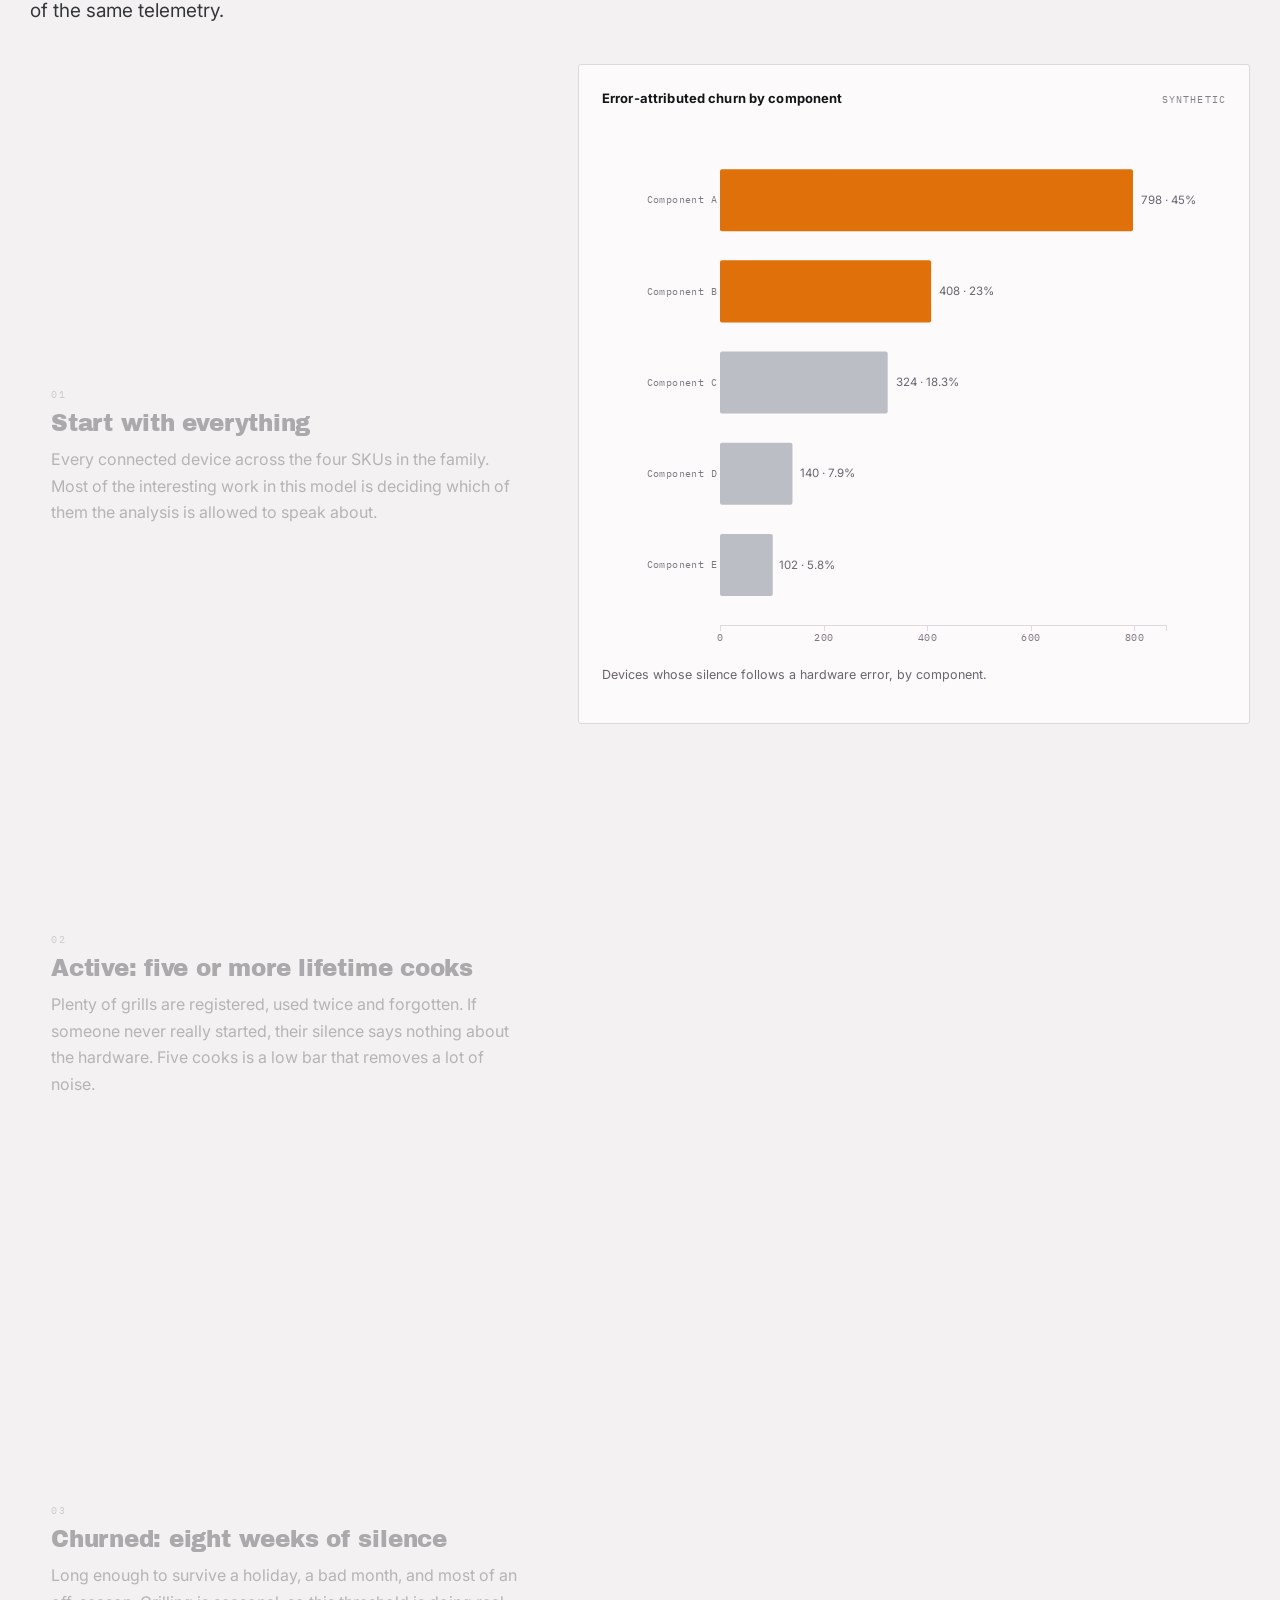
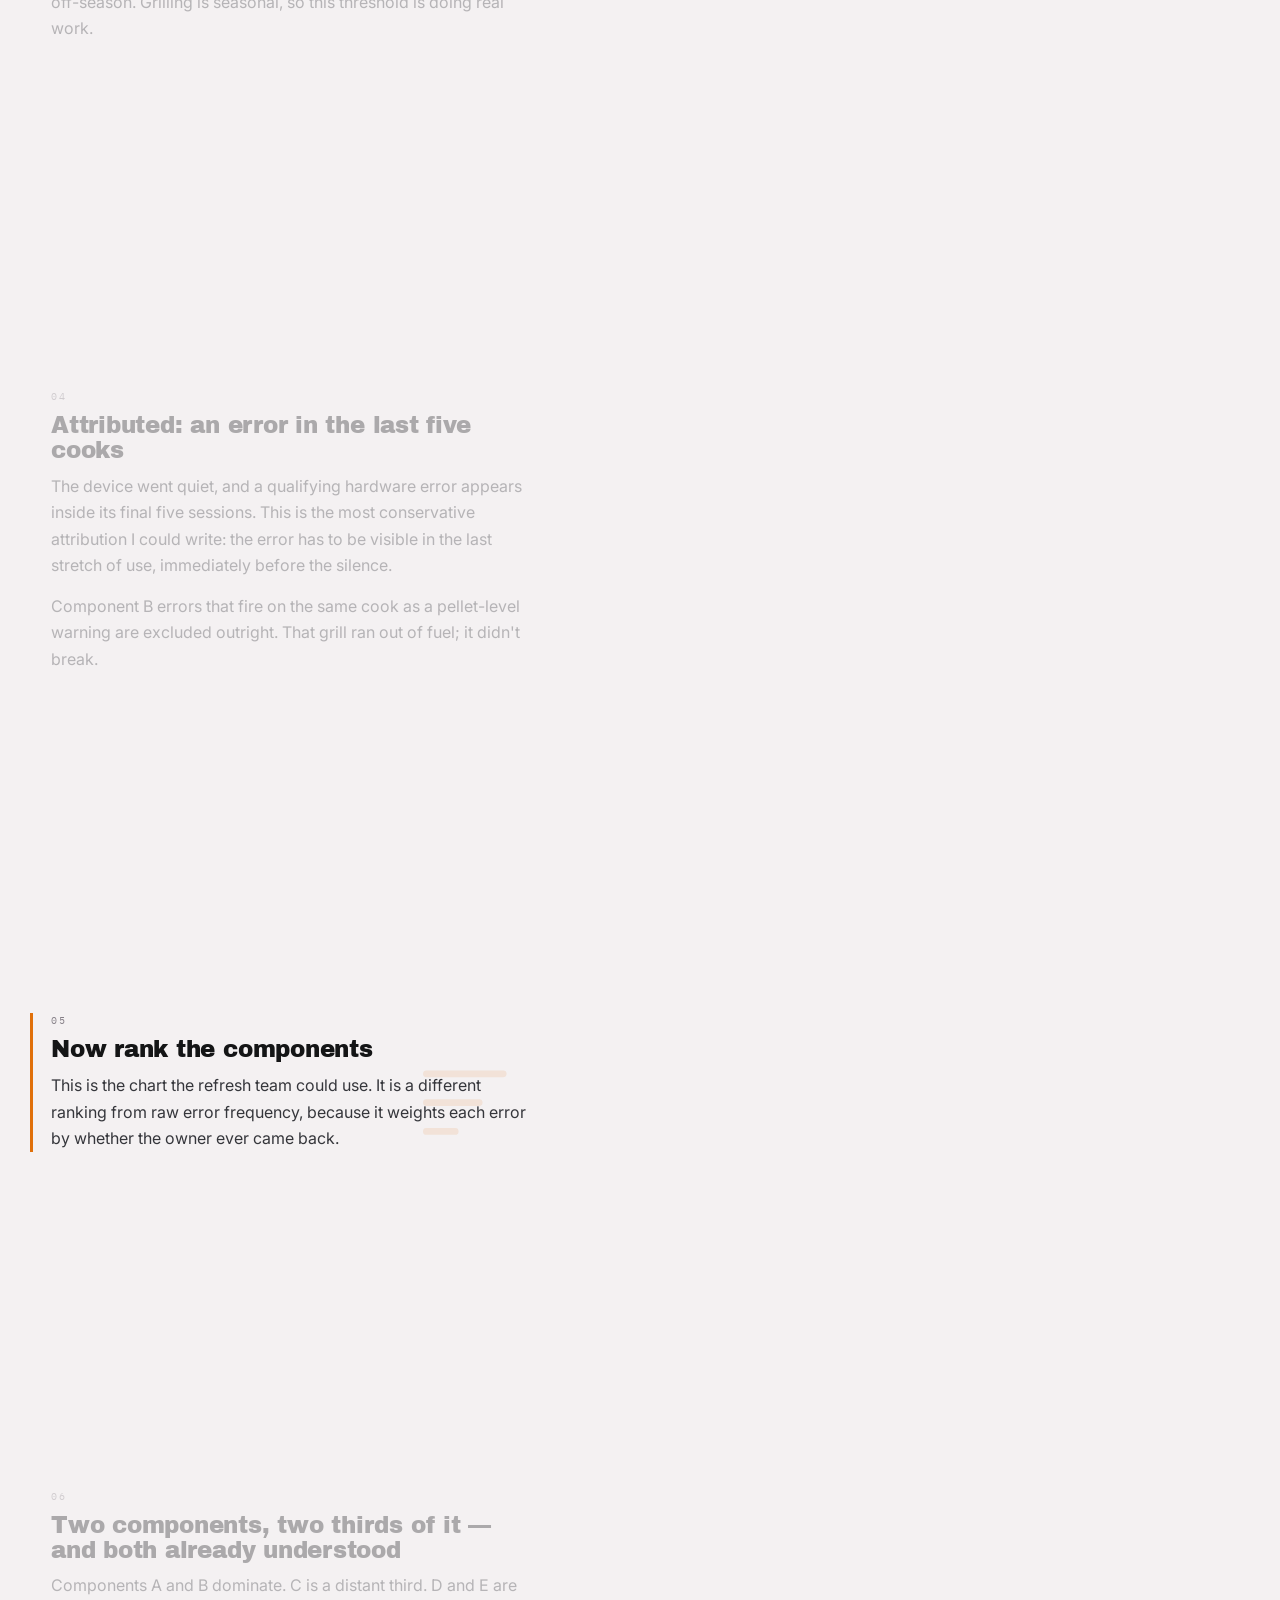
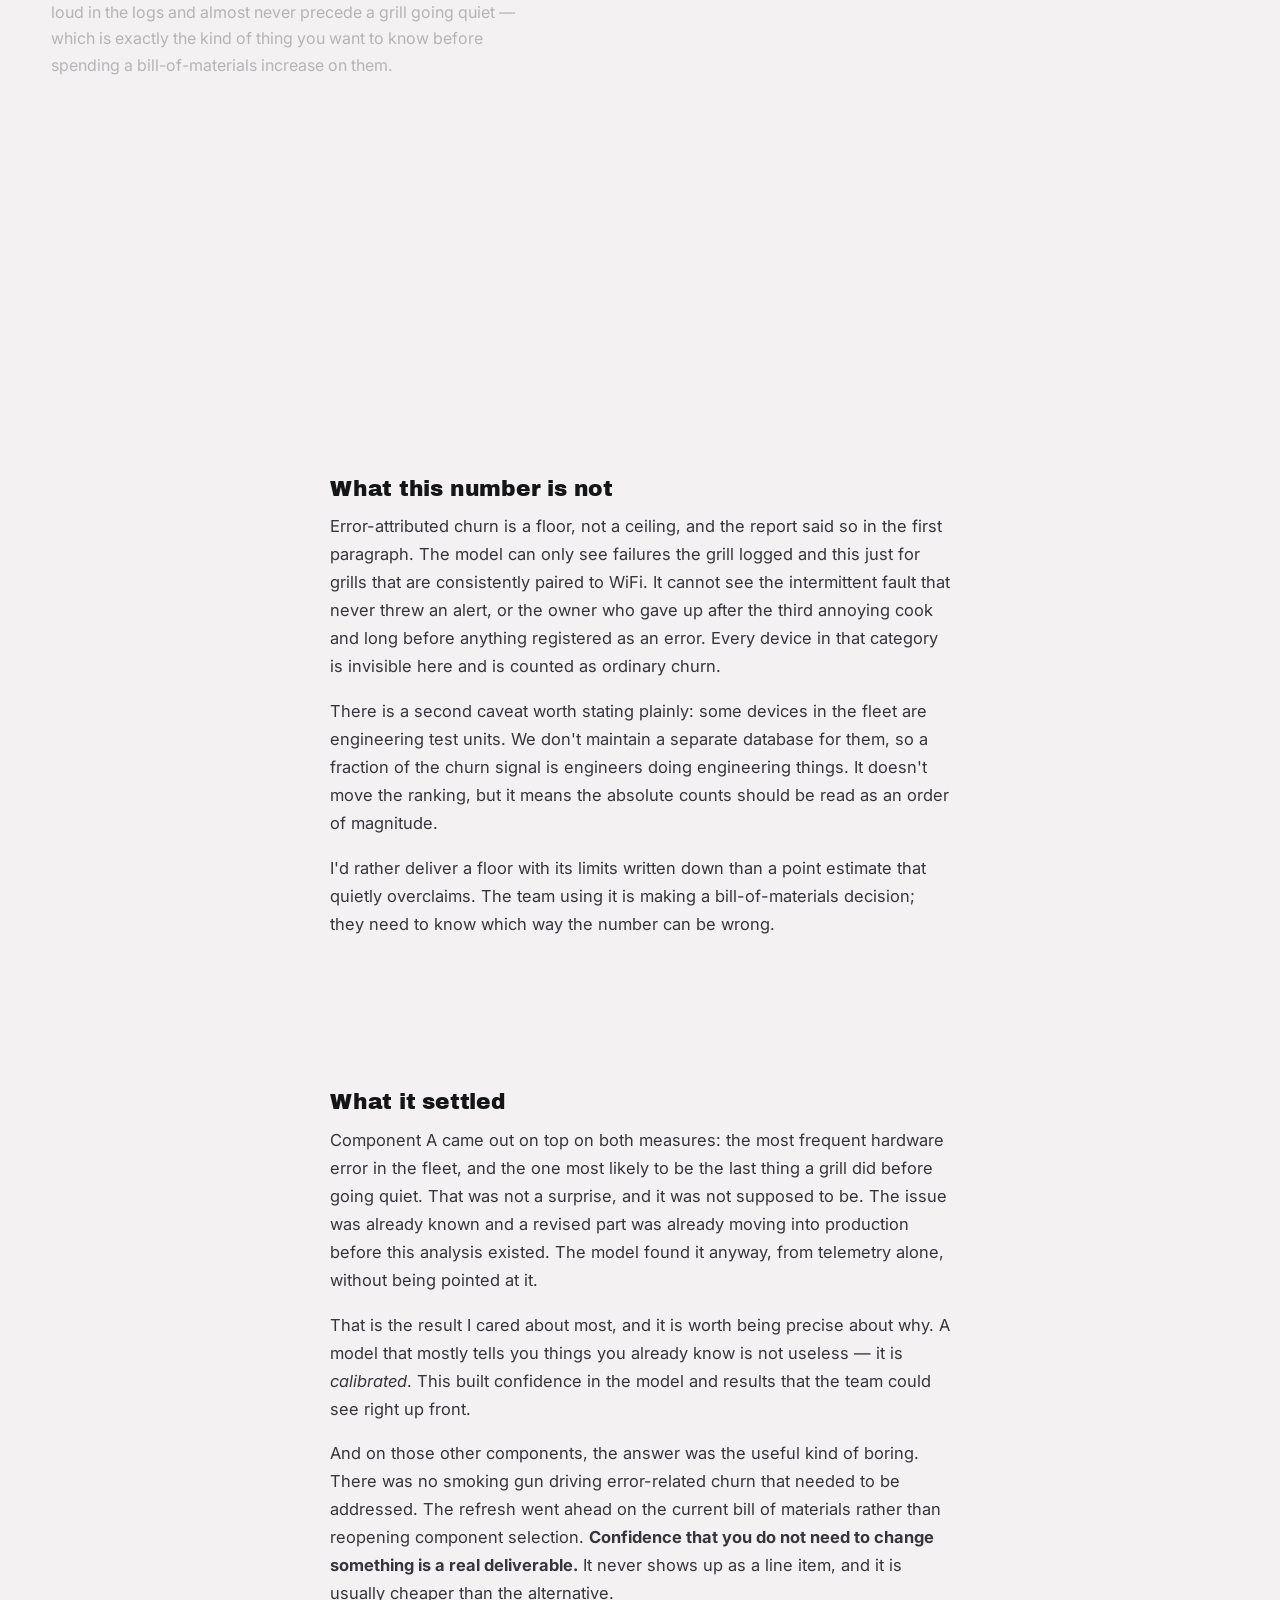
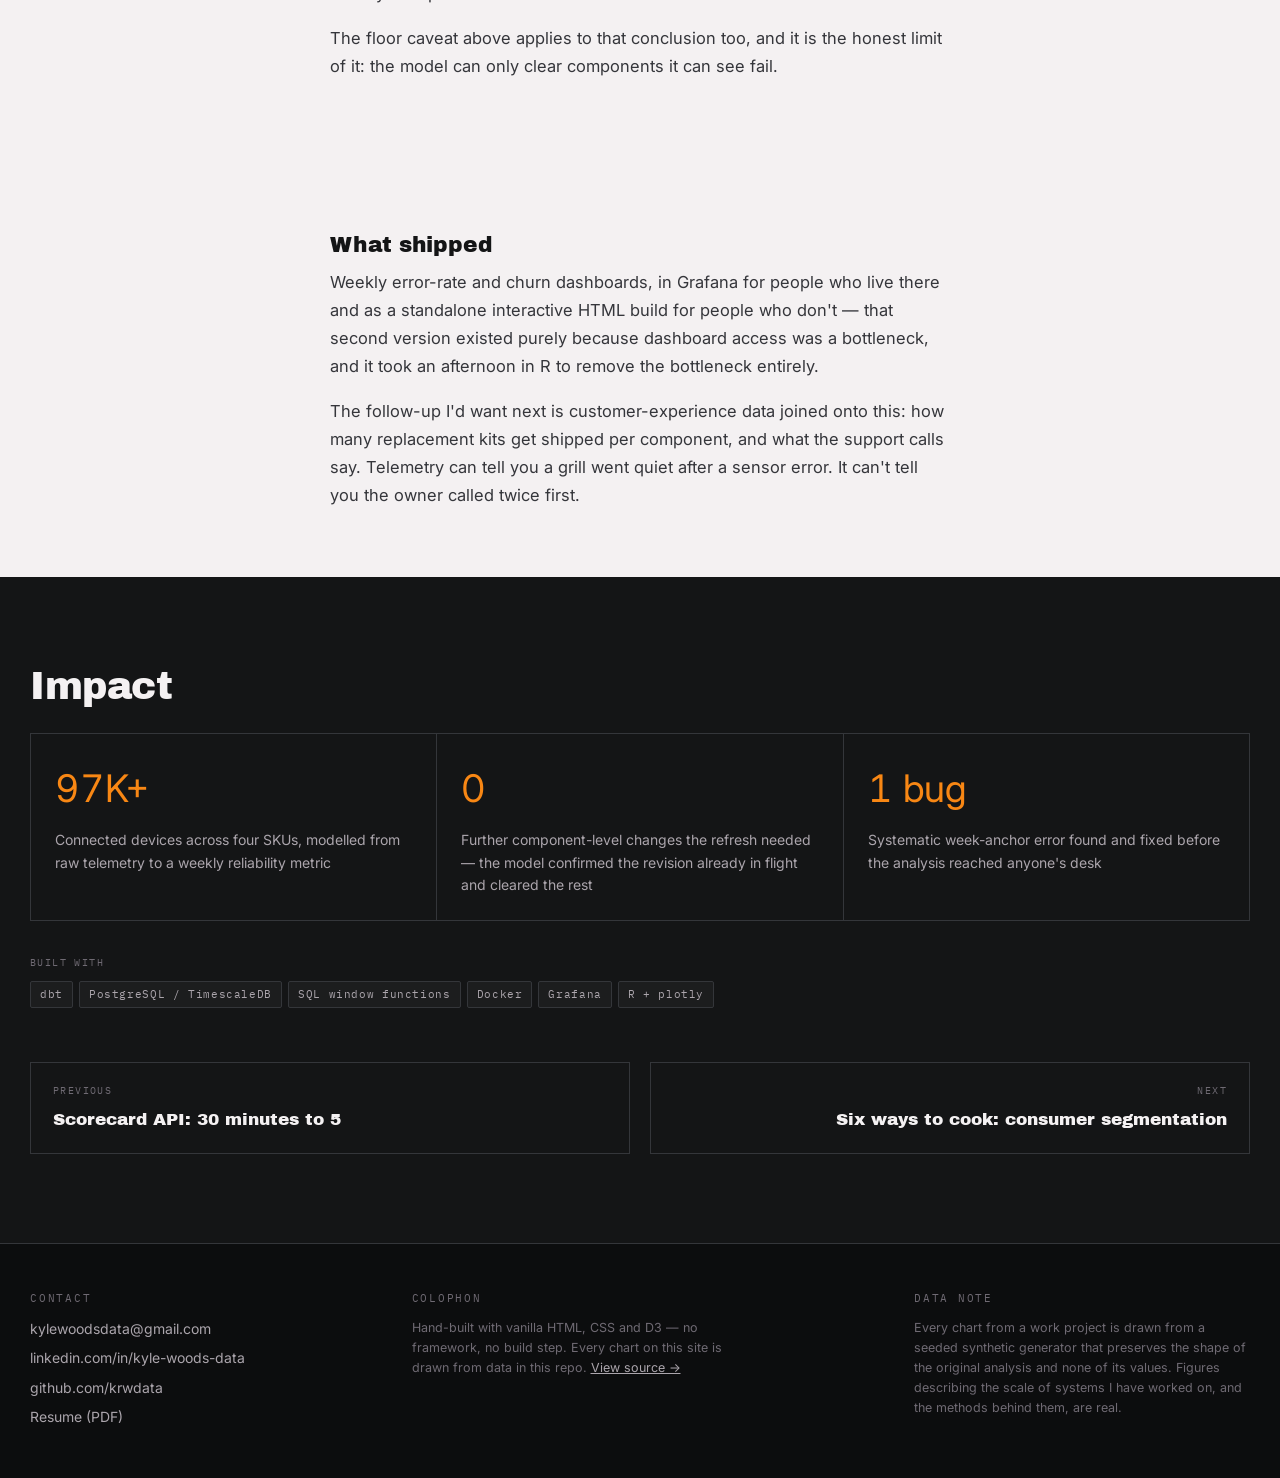
<file: projects/woodridge-churn/index.html>
<!DOCTYPE html>
<html lang="en" data-base="../../">
<head>
<meta charset="utf-8">
<meta name="viewport" content="width=device-width, initial-scale=1">
<title>Error trends & churn attribution — Kyle Woods</title>
<meta name="description" content="A fleet of 100K+ connected grills, a model that reported 1,200% error rates, and the churn analysis that turned noisy alerts into a hardware finding.">
<meta property="og:title" content="Error trends & churn attribution — Kyle Woods">
<meta property="og:description" content="A model reporting 1,200% error rates, the week-anchor bug behind it, and the churn model that found the signal.">
<meta property="og:type" content="article">
<meta property="og:image" content="../../assets/img/og-woodridge.png">
<meta name="twitter:card" content="summary_large_image">
<link rel="icon" href="../../assets/img/favicon.svg" type="image/svg+xml">
<link rel="preconnect" href="https://fonts.googleapis.com">
<link rel="preconnect" href="https://fonts.gstatic.com" crossorigin>
<link href="https://fonts.googleapis.com/css2?family=Archivo+Black&family=IBM+Plex+Mono:wght@400;500&family=Inter:wght@400;600;700&display=swap" rel="stylesheet">
<link rel="stylesheet" href="../../assets/css/theme.css">
<link rel="stylesheet" href="../../assets/css/case-study.css">
</head>
<body>
<a class="skip" href="#main">Skip to content</a>
<header data-site-head></header>

<main id="main">

  <!-- ============================ HERO ============================ -->
  <section class="cs-hero">
    <div class="wrap">
      <p class="eyebrow"><span>Case study</span><span class="ash">·</span><span>Problem → Root cause → Fix</span><span class="badge badge-shipped">Shipped</span></p>
      <h1>A fleet of grills, 1,200% error rates, and the eight weeks of silence that mattered</h1>
      <p class="cs-dek">The category team wanted to know whether error codes across the connected fleet pointed at components worth changing in the next generation. Getting to an answer meant fixing my own model first, then throwing most of the answer away and asking a better question: <strong>not which errors happen most, but which errors make someone stop cooking.</strong></p>

      <dl class="cs-facts">
        <div class="cs-fact"><dt>Fleet</dt><dd>100K+ connected devices, four SKUs</dd></div>
        <div class="cs-fact"><dt>Grain</dt><dd>Weekly, % of cooks affected</dd></div>
        <div class="cs-fact"><dt>Stack</dt><dd>dbt on PostgreSQL / TimescaleDB, Grafana, R</dd></div>
        <div class="cs-fact cs-fact--hi"><dt>Outcome</dt><dd>Confirmed the component revision already in flight; refresh kept the current bill of materials</dd></div>
      </dl>
    </div>
  </section>

  <nav class="frame-rail" aria-label="Story sections">
    <div class="frame-rail-in">
      <a class="frame-step" href="#problem"><span class="glyph" aria-hidden="true">⚠</span>Problem</a>
      <a class="frame-step" href="#rootcause"><span class="glyph" aria-hidden="true">🔍</span>Root cause</a>
      <a class="frame-step" href="#fix"><span class="glyph" aria-hidden="true">✓</span>Fix</a>
    </div>
  </nav>

  <!-- ============================ PROBLEM ============================ -->
  <div class="light">
    <section id="problem">
      <div class="wrap section-head">
        <p class="section-marker"><span aria-hidden="true">⚠</span> Problem</p>
        <h2>“Do the error codes tell us anything worth engineering around?”</h2>
        <p class="section-lede">A product line was up for a refresh. The team planning it had a reasonable question and no way to answer it: across every connected grill in the field, do component-level errors show trends that should shape the next generation?</p>
      </div>

      <div class="prose">
        <p>The telemetry existed. Every connected grill reports alerts across five hardware components, plus a long tail of things that are not failures at all. Nobody had ever aggregated it by component and looked at it over time.</p>
      </div>

      <div class="callout callout--scale">
        <h4>The scale I work at</h4>
        <div class="scale-figs">
          <div class="scale-fig">
            <span class="stat-value num" data-count="1.4" data-dp="1" data-unit="M">0</span>
            <p>connected devices in the warehouse</p>
          </div>
          <div class="scale-fig">
            <span class="stat-value num" data-count="46.9" data-dp="1" data-unit="M">0</span>
            <p>individual cooks recorded against them</p>
          </div>
        </div>
        <p>That is the whole estate across every product line, and it is the haystack every model on this site was built inside. The Woodridge family below is one slice of it — 100K+ devices, four SKUs — which is the point: at this size, a question like "which component should we change" cannot be answered by looking, only by modelling.</p>
      </div>

      <div class="prose">
        <p>So I built a small dbt project against the IoT warehouse: a staging model that isolates the device family, and a core model that rolls alerts up by week, device type and error category. Three decisions in that model did most of the work:</p>

        <ul>
          <li><strong>Exact ID matching, not string matching.</strong> Each category is defined by a specific source and alert ID pair. Fuzzy matching on alert text would have quietly swept in every renamed alert in the warehouse.</li>
          <li><strong>Noise excluded by design.</strong> Pellet-level warnings, lid-open events, grease reminders, low-temperature alerts and sensors that do not exist on this platform are all out. They are user behaviour or housekeeping, not hardware.</li>
          <li><strong>Percent of cooks affected, deduplicated at cook level.</strong> One failing sensor can emit a dozen alert rows in one cook. Counting rows measures how chatty the firmware is. Counting <em>cooks</em> measures how often someone's dinner was affected.</li>
        </ul>

        <p>That last one only became obvious after the first version. I started with raw monthly counts, and the chart was beautiful and useless: it tracked fleet growth. More grills, more errors. Normalising against total cooks and dropping to a weekly grain was the difference between a picture of sales and a picture of reliability.</p>
      </div>

      <div class="callout">
        <h4>A note on the numbers on this page</h4>
        <p>Every chart here is generated from a seeded synthetic model that preserves the shape of the real analysis — the fleet ramp, the seasonality, the ranking of components, the bug — and none of its values. The generator is <a href="https://github.com/krwdata/krwdata.github.io/blob/main/data/generators/gen_woodridge.py" data-code="data/generators/gen_woodridge.py" rel="noopener">gen_woodridge.py</a>.</p>
        <p><strong>The five components are anonymised as A through E.</strong> Which physical part each letter stands for is not mine to publish — a reliability ranking for a named product line belongs to the company that owns the fleet. Nothing below depends on it. The argument is about which errors end a customer relationship and which ones only look alarming in a log, and that reads identically with letters.</p>
      </div>
    </section>

    <!-- ============================ ROOT CAUSE ============================ -->
    <section id="rootcause">
      <div class="wrap section-head">
        <p class="section-marker"><span aria-hidden="true">🔍</span> Root cause, part one: the data</p>
        <h2>The model said 1,200% of cooks had an error</h2>
        <p class="section-lede">Before you can find out whether a component is failing, you have to be sure the thing measuring it isn't. Mine wasn't.</p>
      </div>

      <div class="wrap">
        <div class="scrolly" id="scrolly-trends">
          <div class="scrolly-graphic">
            <figure data-viz="rates">
              <div class="graphic-head">
                <span class="chart-title">Cooks affected by a hardware error, weekly</span>
                <span class="graphic-tag">Synthetic</span>
              </div>
              <div class="legend" data-legend="rates"></div>
              <div class="graphic-body"></div>
              <div class="graphic-foot"></div>
            </figure>
            <figure data-viz="anchor">
              <div class="graphic-head">
                <span class="chart-title">Ten cooks around one week boundary</span>
                <span class="graphic-tag">Synthetic</span>
              </div>
              <div class="graphic-body"></div>
              <div class="graphic-foot"></div>
            </figure>
          </div>

          <div class="scrolly-steps">
            <div class="step"><div class="step-card" data-icon="spike">
              <span class="step-n">01</span>
              <h3>A rate that can't exist</h3>
              <p>An error rate is cooks-with-an-error divided by cooks. It cannot exceed 100%. Mine reached four figures in some weeks which instantly jumped out as a mistake.</p>
            </div></div>

            <div class="step"><div class="step-card" data-icon="zoom">
              <span class="step-n">02</span>
              <h3>The worst weeks are the smallest weeks</h3>
              <p>Zooming into the first published data explains half of it. Early on, the fleet is a few hundred devices and a week might contain a few dozen cooks. Any alert that had no matching cook session (an engineering unit, a dropped record) went into the numerator with nothing beneath it in the denominator. Against thirty-six cooks, a few hundred stray alerts produce a four-figure percentage.</p>
            </div></div>

            <div class="step"><div class="step-card" data-icon="clocks">
              <span class="step-n">03</span>
              <h3>The other half: two clocks</h3>
              <p>Here are ten cooks either side of a single week boundary. Nothing is wrong with any of them. The problem is in how the two halves of my calculation decided which week each one belonged to.</p>
            </div></div>

            <div class="step"><div class="step-card" data-icon="split">
              <span class="step-n">04</span>
              <h3>Two timestamps, two answers</h3>
              <p>The denominator counted a cook by <span class="mono">start_time_of_cook</span> — <span class="ink-dot">the black dot</span>. The numerator counted it by the alert's <span class="mono">observed_at</span> — <span class="ink-mark">the orange one</span>. For most cooks those fall minutes apart and it makes no difference at all.</p>
            </div></div>

            <div class="step"><div class="step-card" data-icon="boundary">
              <span class="step-n">05</span>
              <h3>Until the cook crosses midnight on Sunday</h3>
              <p>A brisket that goes on at nine on Saturday night and throws a sensor error at seven the next morning is counted in week N by one side of the fraction and week N+1 by the other. Do that for two years and some weeks accumulate errors with no cooks to divide them by.</p>
              <p>Five of these ten cooks straddle the boundary. In a fleet doing hundreds of thousands of cooks a week, that error can add up.</p>
            </div></div>

            <div class="step"><div class="step-card" data-icon="anchor">
              <span class="step-n">06</span>
              <h3>One anchor</h3>
              <p>The fix is three lines: join the alerts through the cook session, anchor both sides of the fraction to the cook's start time, and drop alerts whose cook ID has no matching session at all. Same data, same query, same fleet. Watch the axis.</p>
            </div></div>

            <div class="step"><div class="step-card" data-icon="taper">
              <span class="step-n">07</span>
              <h3>And now there's a signal</h3>
              <p>With the noise gone, one series moves and four don't. Component A runs elevated for the first half of the timeline and tapers through the second, after an improved revision went into production. The taper is slow rather than a cliff: units built with the earlier part keep shipping and stay in the field for years.</p>
              <p>That result mattered for a reason beyond the chart. The Component A issue was already known and already fixed. The model recovered it independently, from telemetry alone, which validates both the model and the engineering change.</p>
            </div></div>
          </div>
        </div>
      </div>

      <div class="prose">
        <h3>The fix, in full</h3>
        <p>The numerator CTE now joins alerts to the cook session and takes its week from the same column the denominator uses.</p>
      </div>
      <pre class="code"><code><span class="c">-- Use cook start time (same anchor as total_cooks) so numerator and</span>
<span class="c">-- denominator are always aligned to the same week. The join also</span>
<span class="c">-- naturally excludes alerts whose cook_id has no cook session.</span>
<span class="k">select</span>
    date_trunc(<span class="s">'week'</span>, cook.start_time_of_cook)::<span class="k">date</span> <span class="k">as</span> error_week,
    ...
<span class="k">from</span> alerts
<span class="k">join</span> cook_sessions cook
    <span class="k">on</span>  cook.cook_id     = alerts.cook_id
    <span class="k">and</span> cook.device_uuid = alerts.device_uuid
<span class="k">where</span> alerts.severity <span class="k">in</span> (<span class="s">'WARNING'</span>, <span class="s">'CRITICAL'</span>)
  <span class="k">and</span> alerts.cook_id <span class="k">is not null</span></code></pre>
      <p class="code-cap">Simplified from the production model; table names generalised.</p>

      <div class="prose">
        <p>Despite my background in problem solving, I didn't catch the error in code review — it was seeing the impossible number that did it. What that discipline gives you is the drive to keep asking after the first plausible answer. "Alerts without cooks" explained the launch weeks and would have been a satisfying place to stop. It did not explain the drift in the weeks after that. The second anchor problem was underneath it.</p>
      </div>

      <div class="wrap section-head">
        <p class="section-marker"><span aria-hidden="true">🔍</span> Root cause, part two: the question</p>
        <h2>A correct chart that still couldn't answer the question</h2>
        <p class="section-lede">The model was right and the finding was thin. I took it to the electrical engineering team, and the conversation was the most useful part of the project.</p>
      </div>

      <div class="prose">
        <p>Component B is the clearest example. It runs, the grill doesn't light, an error is logged. That happens when the part has failed but it also happens when the hopper is empty. The alert is identical. Raw error frequency counts both, so a ranking of error frequency is partly a ranking of how often people run out of pellets.</p>

        <p>Component C has the same problem in reverse: its events spike in summer and during long cooks, and mostly describe what was being cooked rather than the grill's condition.</p>

        <p>So the frequency chart was accurate and not decision-grade. What the refresh team actually needed to know was not which error is most common. It was which error <em>ends the relationship</em>.</p>
      </div>

      <blockquote class="pull">
        Do grills that throw this error stop cooking, or do they carry on?
        <cite>The question that reframed the project</cite>
      </blockquote>
    </section>

    <!-- ============================ FIX ============================ -->
    <section id="fix">
      <div class="wrap section-head">
        <p class="section-marker"><span aria-hidden="true">✓</span> Fix</p>
        <h2>Churn attribution: measuring the errors people don't come back from</h2>
        <p class="section-lede">A second model, at device grain instead of week grain, asking a behavioural question of the same telemetry.</p>
      </div>

      <div class="wrap">
        <div class="scrolly scrolly--flip" id="scrolly-churn">
          <div class="scrolly-graphic">
            <figure data-viz="funnel">
              <div class="graphic-head">
                <span class="chart-title">From fleet to attributed churn</span>
                <span class="graphic-tag">Synthetic</span>
              </div>
              <div class="graphic-body"></div>
              <div class="graphic-foot"></div>
            </figure>
            <figure data-viz="attribution">
              <div class="graphic-head">
                <span class="chart-title">Error-attributed churn by component</span>
                <span class="graphic-tag">Synthetic</span>
              </div>
              <div class="graphic-body"></div>
              <div class="graphic-foot"></div>
            </figure>
          </div>

          <div class="scrolly-steps">
            <div class="step"><div class="step-card" data-icon="fleet">
              <span class="step-n">01</span>
              <h3>Start with everything</h3>
              <p>Every connected device across the four SKUs in the family. Most of the interesting work in this model is deciding which of them the analysis is allowed to speak about.</p>
            </div></div>

            <div class="step"><div class="step-card" data-icon="funnel">
              <span class="step-n">02</span>
              <h3>Active: five or more lifetime cooks</h3>
              <p>Plenty of grills are registered, used twice and forgotten. If someone never really started, their silence says nothing about the hardware. Five cooks is a low bar that removes a lot of noise.</p>
            </div></div>

            <div class="step"><div class="step-card" data-icon="silence">
              <span class="step-n">03</span>
              <h3>Churned: eight weeks of silence</h3>
              <p>Long enough to survive a holiday, a bad month, and most of an off-season. Grilling is seasonal, so this threshold is doing real work.</p>
            </div></div>

            <div class="step"><div class="step-card" data-icon="target">
              <span class="step-n">04</span>
              <h3>Attributed: an error in the last five cooks</h3>
              <p>The device went quiet, and a qualifying hardware error appears inside its final five sessions. This is the most conservative attribution I could write: the error has to be visible in the last stretch of use, immediately before the silence.</p>
              <p>Component B errors that fire on the same cook as a pellet-level warning are excluded outright. That grill ran out of fuel; it didn't break.</p>
            </div></div>

            <div class="step"><div class="step-card" data-icon="rank">
              <span class="step-n">05</span>
              <h3>Now rank the components</h3>
              <p>This is the chart the refresh team could use. It is a different ranking from raw error frequency, because it weights each error by whether the owner ever came back.</p>
            </div></div>

            <div class="step"><div class="step-card" data-icon="balance">
              <span class="step-n">06</span>
              <h3>Two components, two thirds of it — and both already understood</h3>
              <p>Components A and B dominate. C is a distant third. D and E are loud in the logs and almost never precede a grill going quiet — which is exactly the kind of thing you want to know before spending a bill-of-materials increase on them.</p>
            </div></div>
          </div>
        </div>
      </div>

      <div class="prose">
        <h3>What this number is not</h3>
        <p>Error-attributed churn is a floor, not a ceiling, and the report said so in the first paragraph. The model can only see failures the grill logged and this just for grills that are consistently paired to WiFi. It cannot see the intermittent fault that never threw an alert, or the owner who gave up after the third annoying cook and long before anything registered as an error. Every device in that category is invisible here and is counted as ordinary churn.</p>

        <p>There is a second caveat worth stating plainly: some devices in the fleet are engineering test units. We don't maintain a separate database for them, so a fraction of the churn signal is engineers doing engineering things. It doesn't move the ranking, but it means the absolute counts should be read as an order of magnitude.</p>

        <p>I'd rather deliver a floor with its limits written down than a point estimate that quietly overclaims. The team using it is making a bill-of-materials decision; they need to know which way the number can be wrong.</p>
      </div>

      <div class="prose">
        <h3>What it settled</h3>
        <p>Component A came out on top on both measures: the most frequent hardware error in the fleet, and the one most likely to be the last thing a grill did before going quiet. That was not a surprise, and it was not supposed to be. The issue was already known and a revised part was already moving into production before this analysis existed. The model found it anyway, from telemetry alone, without being pointed at it.</p>

        <p>That is the result I cared about most, and it is worth being precise about why. A model that mostly tells you things you already know is not useless — it is <em>calibrated</em>. This built confidence in the model and results that the team could see right up front.</p>

        <p>And on those other components, the answer was the useful kind of boring. There was no smoking gun driving error-related churn that needed to be addressed. The refresh went ahead on the current bill of materials rather than reopening component selection. <strong>Confidence that you do not need to change something is a real deliverable.</strong> It never shows up as a line item, and it is usually cheaper than the alternative.</p>

        <p>The floor caveat above applies to that conclusion too, and it is the honest limit of it: the model can only clear components it can see fail.</p>
      </div>

      <div class="prose">
        <h3>What shipped</h3>
        <p>Weekly error-rate and churn dashboards, in Grafana for people who live there and as a standalone interactive HTML build for people who don't — that second version existed purely because dashboard access was a bottleneck, and it took an afternoon in R to remove the bottleneck entirely.</p>
        <p>The follow-up I'd want next is customer-experience data joined onto this: how many replacement kits get shipped per component, and what the support calls say. Telemetry can tell you a grill went quiet after a sensor error. It can't tell you the owner called twice first.</p>
      </div>
    </section>
  </div>

  <!-- ============================ IMPACT ============================ -->
  <section class="impact">
    <div class="wrap">
      <h2>Impact</h2>
      <div class="impact-grid">
        <div class="impact-cell">
          <span class="stat-value num" data-count="100" data-unit="K+">0</span>
          <p>Connected devices across four SKUs, modelled from raw telemetry to a weekly reliability metric</p>
        </div>
        <div class="impact-cell">
          <span class="stat-value num">0</span>
          <p>Further component-level changes the refresh needed — the model confirmed the revision already in flight and cleared the rest</p>
        </div>
        <div class="impact-cell">
          <span class="stat-value num" data-count="1" data-unit=" bug">0</span>
          <p>Systematic week-anchor error found and fixed before the analysis reached anyone's desk</p>
        </div>
      </div>

      <p class="stack-note">Built with</p>
      <ul class="chips">
        <li class="chip">dbt</li>
        <li class="chip">PostgreSQL / TimescaleDB</li>
        <li class="chip">SQL window functions</li>
        <li class="chip">Docker</li>
        <li class="chip">Grafana</li>
        <li class="chip">R + plotly</li>
      </ul>

      <nav class="cs-nav" aria-label="Case studies">
        <a href="../scorecard-api/index.html">
          <span class="dir">Previous</span>
          <span class="ttl">Scorecard API: 30 minutes to 5</span>
        </a>
        <a class="next" href="../consumer-segmentation/index.html">
          <span class="dir">Next</span>
          <span class="ttl">Six ways to cook: consumer segmentation</span>
        </a>
      </nav>
    </div>
  </section>
</main>

<footer data-site-foot></footer>

<script src="../../assets/js/config.js"></script>
<script src="../../assets/js/site.js"></script>
<script src="../../assets/js/lib/d3.v7.min.js"></script>
<script src="../../assets/js/scrolly.js"></script>
<script src="../../assets/js/charts/common.js"></script>
<script src="../../assets/js/charts/woodridge.js"></script>
</body>
</html>
</file>
<file: assets/css/theme.css>
/* ===========================================================================
   theme.css — design tokens + base + components shared by every page.
   Tiger-and-onyx: flat colors, no gradients, one accent per surface.
   =========================================================================== */

:root {
  /* --- brand ------------------------------------------------------------
     Five brand colours: tiger orange, crimson violet, deep pink, onyx,
     scarlet fire. Everything below is derived from them.                  */
  --tiger:    #F88714;
  --crimson:  #720E3D;
  --pink:     #E14FAD;
  --onyx:     #141516;
  --scarlet:  #F0401B;

  /* --- surfaces -------------------------------------------------------- */
  --onyx-deep: #0C0D0E;   /* header, footer — the floor              */
  --panel:     #1E2022;   /* cards                                    */
  --panel-hi:  #272A2D;   /* card hover                               */
  --paper:     #FCFAFB;   /* chart surface inside the light column    */

  /* --- accents ----------------------------------------------------------
     The brand orange is brilliant on onyx and only 2.2:1 on paper, so it
     does not do the same job on both surfaces. Four tokens, one rule:
       --accent          chrome on dark  (buttons, badges, active states)
       --accent-mark     marks on either surface (bars, rules, chart strokes)
       --accent-ink      accent *text* on light — the crimson clears 10:1
       --accent-mark-ink prose that has to name a mark by its colour —
                         same hue as --accent-mark, darkened until it clears
                         4.5:1 on --offwhite (5.0:1; the mark itself is only
                         3.0:1 and fails as body text)
     A pink re-theme was tried and rolled back on 2026-08-15. The tokens are
     wired so it is a values-only change — see content-audit/../theme-lab.html
     for the bench, which still carries the pink preset.                   */
  --accent:          #F88714;
  /* The accent as a bare RGB triple. rgba() cannot take a hex custom property,
     so the pulse glow and the disclosure tint used to hardcode these numbers
     and stayed orange through a re-theme. Keep in step with --accent above;
     it is the one duplication the format forces. */
  --accent-rgb:      248, 135, 20;
  --accent-hi:       #FFA13B;
  --accent-mark:     #E0700A;
  --accent-mark-ink: #A85207;
  --accent-ink:      #720E3D;

  /* Photo duotone. Its own token rather than reaching for --crimson directly,
     so the photo treatment can be re-pointed without touching a brand colour.
     Currently the crimson, which is where it started. */
  --duotone:         #720E3D;

  /* --- text & lines ---------------------------------------------------- */
  --ash:       #ABA5AC;
  --ash-dim:   #6F6A73;
  --offwhite:  #F4F1F2;
  --ink:       #141516;
  --rule:      #34363A;
  --rule-lite: #DED7DB;

  /* --- chart series -----------------------------------------------------
     Six slots, fixed order, never cycled. Validated for the lightness band,
     the chroma floor, adjacent-pair separation under protanopia and
     deuteranopia, and contrast — against BOTH the paper and the panel.
     Four warm brand hues alone cannot carry six categories: under simulated
     colour blindness they collapse into each other. Blue, gold and teal are
     the smallest set of additions that clears the gates while keeping the
     brand orange, pink and crimson in the first slots.                    */
  --series-1: #E0700A;   /* tiger orange, stepped down for paper contrast */
  --series-2: #4A93D6;
  --series-3: #D3468F;   /* deep pink, stepped for the band               */
  --series-4: #B08E18;
  --series-5: #B03A70;   /* crimson violet, lightened into the band       */
  --series-6: #22A8AE;

  /* --- status: reserved, never used for a series ------------------------ */
  --good:     #3E8B4E;
  --warn:     #5A6470;
  --bad:      #C43711;

  /* Neutral for anything deliberately NOT carrying identity: the other bars,
     the second series, the dots before they are grouped. Never a slot. */
  --neutral:     #6B7684;
  --neutral-dim: #8E96A1;

  /* --- type ------------------------------------------------------------ */
  --font-display: 'Archivo Black', 'Helvetica Neue', Impact, sans-serif;
  --font-body: 'Inter', -apple-system, BlinkMacSystemFont, 'Segoe UI', sans-serif;
  --font-mono: 'IBM Plex Mono', ui-monospace, 'SF Mono', Menlo, monospace;

  /* --- rhythm ---------------------------------------------------------- */
  --gap:   clamp(14px, 1.6vw, 22px);
  --pad:   clamp(18px, 2.4vw, 30px);
  --maxw:  1360px;
  --readw: 62ch;
  --radius: 3px;

  --t-fast: 180ms cubic-bezier(.4,0,.2,1);
  --t-mid:  300ms cubic-bezier(.4,0,.2,1);
  --t-slow: 420ms cubic-bezier(.4,0,.2,1);
}

/* --- reset ---------------------------------------------------------------- */
*, *::before, *::after { box-sizing: border-box; }
html { -webkit-text-size-adjust: 100%; scroll-behavior: smooth; }
body {
  margin: 0;
  background: var(--onyx);
  color: var(--offwhite);
  font-family: var(--font-body);
  font-size: 16px;
  line-height: 1.6;
  font-feature-settings: 'tnum' 0;
  -webkit-font-smoothing: antialiased;
}
img, svg { display: block; max-width: 100%; }
a { color: inherit; }
button { font: inherit; color: inherit; background: none; border: none; cursor: pointer; }

/* Numbers always tabular so counters don't jitter as they animate. */
.num, .stat-value, .chip, .badge, table td, table th, .mono {
  font-variant-numeric: tabular-nums;
  font-feature-settings: 'tnum' 1;
}

/* --- typography ----------------------------------------------------------- */
h1, h2, h3 { font-family: var(--font-display); font-weight: 400; line-height: 1.08; letter-spacing: -0.01em; margin: 0; }
h1 { font-size: clamp(30px, 4.6vw, 58px); }
h2 { font-size: clamp(24px, 3vw, 38px); }
h3 { font-size: clamp(17px, 1.7vw, 22px); }
p  { margin: 0 0 1em; }

.mono {
  font-family: var(--font-mono);
  font-size: 11px;
  letter-spacing: 0.1em;
  text-transform: uppercase;
}
.eyebrow {
  font-family: var(--font-mono);
  font-size: 11px;
  letter-spacing: 0.16em;
  text-transform: uppercase;
  color: var(--ash-dim);
  margin: 0 0 10px;
}

/* Orange left-bar accent — used on section heads and pull quotes. */
.bar-accent { border-left: 3px solid var(--accent); padding-left: 16px; }

/* --- layout --------------------------------------------------------------- */
.wrap { max-width: var(--maxw); margin: 0 auto; padding: 0 var(--pad); }
.wrap-read { max-width: 780px; margin: 0 auto; padding: 0 var(--pad); }

/* --- skip link ------------------------------------------------------------ */
.skip {
  position: absolute; left: -9999px; top: 0; z-index: 999;
  background: var(--accent); color: var(--onyx); padding: 10px 16px; font: 600 14px var(--font-body);
}
.skip:focus { left: 8px; top: 8px; }

/* --- site header ---------------------------------------------------------- */
.site-head {
  border-bottom: 1px solid var(--rule);
  background: var(--onyx-deep);
  position: sticky; top: 0; z-index: 50;
}
.site-head-in {
  max-width: var(--maxw); margin: 0 auto; padding: 12px var(--pad);
  display: flex; align-items: center; gap: 18px; flex-wrap: wrap;
}
.brand { display: flex; align-items: baseline; gap: 12px; text-decoration: none; }
.brand-name { font-family: var(--font-display); font-size: 17px; letter-spacing: -0.01em; }
.brand-title { font-family: var(--font-mono); font-size: 10.5px; letter-spacing: 0.14em; text-transform: uppercase; color: var(--ash-dim); }
.head-spacer { flex: 1 1 auto; }

.status-pill {
  display: inline-flex; align-items: center; gap: 8px;
  font-family: var(--font-mono); font-size: 10px; letter-spacing: 0.14em; text-transform: uppercase;
  color: var(--ash); border: 1px solid var(--rule); border-radius: 100px; padding: 4px 11px 4px 9px;
}
.status-dot {
  width: 7px; height: 7px; border-radius: 50%; background: var(--accent);
  box-shadow: 0 0 0 0 rgba(var(--accent-rgb), .55); animation: pulse 2.4s ease-out infinite;
}
@keyframes pulse {
  0%   { box-shadow: 0 0 0 0 rgba(var(--accent-rgb), .5); }
  70%  { box-shadow: 0 0 0 7px rgba(var(--accent-rgb), 0); }
  100% { box-shadow: 0 0 0 0 rgba(var(--accent-rgb), 0); }
}

.head-links { display: flex; gap: 4px; flex-wrap: wrap; }
.head-links::-webkit-scrollbar { display: none; }
.head-links a {
  font-family: var(--font-mono); font-size: 10.5px; letter-spacing: 0.1em; text-transform: uppercase;
  color: var(--ash); text-decoration: none; padding: 6px 10px; border: 1px solid transparent;
  transition: color var(--t-fast), border-color var(--t-fast);
}
.head-links a:hover, .head-links a:focus-visible { color: var(--offwhite); border-color: var(--rule); }

/* --- badges & chips ------------------------------------------------------- */
.badge {
  display: inline-block; font-family: var(--font-mono); font-size: 9.5px;
  letter-spacing: 0.14em; text-transform: uppercase; padding: 3px 8px;
  border: 1px solid currentColor; border-radius: 2px; line-height: 1.5;
}
.badge-production { color: var(--accent); }
.badge-shipped    { color: #5E9E7C; }
.badge-dev        { color: #C9A13A; }
.badge-planned    { color: var(--ash-dim); }

.chips { display: flex; flex-wrap: wrap; gap: 6px; padding: 0; margin: 0; list-style: none; }
.chip {
  font-family: var(--font-mono); font-size: 10.5px; letter-spacing: 0.06em;
  color: var(--ash); background: rgba(255,255,255,.035);
  border: 1px solid var(--rule); border-radius: 2px; padding: 4px 9px; white-space: nowrap;
}
.light .chip { color: #59535B; background: rgba(0,0,0,.03); border-color: var(--rule-lite); }

/* --- naming a mark inside prose -------------------------------------------
   When a sentence says "the orange dot", the word should be the thing. Both
   are weighted as well as coloured, so the tie to the chart survives greyscale
   printing and colour-vision deficiency — colour is never the only cue. */
.ink-mark { color: var(--accent-mark-ink); font-weight: 600; }
.ink-dot  { color: var(--ink);             font-weight: 700; }

/* --- footer --------------------------------------------------------------- */
.site-foot {
  border-top: 1px solid var(--rule); background: var(--onyx-deep);
  padding: 46px 0 60px; margin-top: 0;
}
.foot-grid { display: flex; gap: 30px; flex-wrap: wrap; align-items: flex-start; justify-content: space-between; }
.foot-links { display: flex; flex-direction: column; gap: 7px; }
.foot-links a { color: var(--ash); text-decoration: none; font-size: 14px; transition: color var(--t-fast); }
.foot-links a:hover { color: var(--accent); }
.foot-note { color: var(--ash-dim); font-size: 12.5px; max-width: 42ch; }
.foot-note a { color: var(--ash); }

/* --- charts (shared SVG conventions) -------------------------------------- */
.axis text        { font-family: var(--font-mono); font-size: 10px; fill: var(--ash-dim); letter-spacing: .04em; }
.axis line,
.axis path        { stroke: var(--rule); shape-rendering: crispEdges; }
.grid line        { stroke: var(--rule); stroke-opacity: .5; shape-rendering: crispEdges; }
.light .axis text { fill: #7D7780; }
.light .axis line, .light .axis path { stroke: var(--rule-lite); }
.light .grid line { stroke: var(--rule-lite); stroke-opacity: .8; }

.series-line { fill: none; stroke-width: 2; stroke-linejoin: round; stroke-linecap: round; }
.series-muted { stroke: var(--neutral); opacity: .55; }
.series-hi    { stroke: var(--series-1); }

/* NYT-style annotation: thin leader line, short bold label. */
.annot-line  { stroke: var(--accent-mark); stroke-width: 1; }
.annot-label { font-family: var(--font-body); font-size: 12px; font-weight: 700; fill: var(--offwhite); }
.annot-sub   { font-family: var(--font-body); font-size: 11.5px; fill: var(--ash); }
.light .annot-label { fill: var(--ink); }
.light .annot-sub   { fill: #6A646D; }

.chart-title { font-family: var(--font-body); font-size: 13px; font-weight: 700; letter-spacing: .01em; }
.chart-sub   { font-family: var(--font-mono); font-size: 10px; letter-spacing: .1em; text-transform: uppercase; fill: var(--ash-dim); }

.legend { display: flex; flex-wrap: wrap; gap: 12px; font-family: var(--font-mono); font-size: 10.5px; letter-spacing: .06em; text-transform: uppercase; color: var(--ash); }
.legend-item { display: inline-flex; align-items: center; gap: 6px; }
.legend-swatch { width: 11px; height: 3px; border-radius: 2px; }
.light .legend { color: #6A646D; }

/* Tooltip shared by every chart. */
.tip {
  position: fixed; z-index: 200; pointer-events: none; opacity: 0;
  background: var(--onyx-deep); color: var(--offwhite);
  border: 1px solid var(--rule); border-left: 2px solid var(--accent);
  padding: 8px 11px; font-size: 12.5px; line-height: 1.45;
  box-shadow: 0 8px 24px rgba(0,0,0,.4); transition: opacity 120ms linear;
  max-width: 260px;
}
.tip strong { font-weight: 700; }
.tip .tip-k { font-family: var(--font-mono); font-size: 10px; letter-spacing: .1em; text-transform: uppercase; color: var(--ash-dim); display: block; }

/* --- utility -------------------------------------------------------------- */
.visually-hidden {
  position: absolute; width: 1px; height: 1px; margin: -1px; padding: 0;
  overflow: hidden; clip: rect(0 0 0 0); white-space: nowrap; border: 0;
}
.ember { color: var(--accent); }
.ash   { color: var(--ash); }

/* --- header on small screens ---------------------------------------------- */
/* The header is sticky, so every pixel it grows is a pixel of reading area
   lost for the whole page. Below tablet it collapses to one row that scrolls
   sideways rather than wrapping to three. */
@media (max-width: 900px) {
  .brand-title { display: none; }
}
@media (max-width: 720px) {
  .site-head-in { padding: 9px var(--pad); gap: 10px; }
  .head-links {
    flex-wrap: nowrap; overflow-x: auto; scrollbar-width: none;
    -webkit-overflow-scrolling: touch; margin: 0 calc(var(--pad) * -1); padding: 0 var(--pad);
    width: 100%; order: 3;
  }
  .head-links a { padding: 5px 9px; }
  .head-spacer { display: none; }
  .brand { flex: 1 1 auto; }
  .status-pill { order: 2; }
}
@media (max-width: 400px) {
  .status-pill { font-size: 0; gap: 0; padding: 6px; border-radius: 50%; }
}

/* --- motion --------------------------------------------------------------- */
@media (prefers-reduced-motion: reduce) {
  html { scroll-behavior: auto; }
  *, *::before, *::after {
    animation-duration: .001ms !important;
    animation-iteration-count: 1 !important;
    transition-duration: .001ms !important;
  }
}
</file>
<file: assets/css/dashboard.css>
/* ===========================================================================
   dashboard.css — Layer 1. Mission-control landing page.
   =========================================================================== */

/* --- hero ----------------------------------------------------------------- */
.hero { padding: clamp(38px, 6vw, 78px) 0 clamp(24px, 3vw, 38px); }
.hero-grid { display: grid; grid-template-columns: minmax(0, 1.35fr) minmax(0, 1fr); gap: clamp(24px, 4vw, 60px); align-items: end; }
.hero h1 { margin-bottom: 18px; max-width: 19ch; }
.hero h1 .rule-out { color: var(--ash-dim); }
.hero-lede { color: var(--ash); font-size: clamp(15px, 1.35vw, 17.5px); max-width: 52ch; margin: 0; }
.hero-lede strong { color: var(--offwhite); font-weight: 600; }

.hero-meta { display: flex; gap: 10px; flex-wrap: wrap; margin-top: 22px; }
.btn {
  display: inline-flex; align-items: center; gap: 8px; text-decoration: none;
  font-family: var(--font-mono); font-size: 11px; letter-spacing: .12em; text-transform: uppercase;
  padding: 10px 16px; border: 1px solid var(--rule); color: var(--offwhite);
  transition: background var(--t-fast), border-color var(--t-fast), color var(--t-fast);
}
.btn:hover, .btn:focus-visible { border-color: var(--accent); color: var(--accent); }
/* Dark label, not white. Kept from the pink experiment because it was never a
   pink problem: white on the orange accent measures 2.48:1 and on the hover
   2.02:1, both well under 4.5:1. Onyx is 7.37:1 and 9.07:1. The button looked
   like this for a while with white text; it was wrong then too. */
.btn-primary { background: var(--accent); border-color: var(--accent); color: var(--onyx); }
.btn-primary:hover, .btn-primary:focus-visible { background: var(--accent-hi); border-color: var(--accent-hi); color: var(--onyx); }

/* --- stat ticker ---------------------------------------------------------- */
.ticker {
  border-top: 1px solid var(--rule); border-bottom: 1px solid var(--rule);
  display: grid; grid-template-columns: repeat(5, 1fr);
}
.ticker-cell { padding: 20px clamp(12px, 1.6vw, 22px); border-left: 1px solid var(--rule); }
.ticker-cell:first-child { border-left: 0; }
.stat-value {
  font-family: var(--font-display); font-size: clamp(26px, 3.4vw, 44px);
  line-height: 1; letter-spacing: -0.02em; display: block;
}
.stat-value .unit { font-size: .52em; color: var(--accent); margin-left: 2px; }
.stat-label {
  display: block; margin-top: 9px; font-family: var(--font-mono); font-size: 10px;
  letter-spacing: .12em; text-transform: uppercase; color: var(--ash-dim); line-height: 1.5;
}
.ticker-cell[data-kind="outcome"] .stat-value { color: var(--accent); }

/* --- panel grid ----------------------------------------------------------- */
.panels-head {
  display: flex; align-items: baseline; justify-content: space-between; gap: 20px;
  padding: clamp(34px, 5vw, 60px) 0 18px; flex-wrap: wrap;
}
.panels { display: grid; grid-template-columns: repeat(6, 1fr); gap: var(--gap); padding-bottom: clamp(40px, 6vw, 80px); }

.panel {
  grid-column: span 2;
  position: relative; display: flex; flex-direction: column;
  background: var(--panel); border: 1px solid var(--rule); border-radius: var(--radius);
  padding: 22px; text-decoration: none; color: inherit; overflow: hidden;
  transition: border-color var(--t-mid), transform var(--t-mid), background var(--t-mid);
}
.panel--wide { grid-column: span 3; }
.panel--full { grid-column: span 6; }
/* There was a `panel--four` (span 4) here for the About tile. With the rows
   above it filling exactly 6 + 6, a 4-span last row left two dead columns on
   the right and squeezed the skills chips until they clipped against the
   panel's overflow: hidden. About is the last tile, so it takes the whole row. */

a.panel:hover, a.panel:focus-visible { border-color: var(--accent); transform: translateY(-3px); background: var(--panel-hi); }
a.panel:focus-visible { outline: 2px solid var(--accent); outline-offset: 2px; }
/* The whole tile is the click target; the arrow just signals it. */
a.panel::after {
  content: '→'; position: absolute; right: 20px; bottom: 18px; color: var(--ash-dim);
  font-size: 17px; transition: transform var(--t-mid), color var(--t-mid);
}
a.panel:hover::after, a.panel:focus-visible::after { color: var(--accent); transform: translateX(4px); }

.panel-top { display: flex; align-items: flex-start; justify-content: space-between; gap: 14px; margin-bottom: 4px; }
.panel-idx { font-family: var(--font-mono); font-size: 10px; letter-spacing: .16em; color: var(--ash-dim); }
.panel h3 { margin: 8px 0 6px; }
.panel-mission { color: var(--ash); font-size: 14.5px; line-height: 1.55; margin: 0 0 16px; max-width: 46ch; }

.panel-viz { position: relative; margin: 2px 0 16px; min-height: 96px; }
.panel--wide .panel-viz { min-height: 132px; }
.panel-viz svg { width: 100%; height: auto; overflow: visible; }

.panel-outcome {
  color: var(--accent); font-size: 14px; font-weight: 600; line-height: 1.45;
  border-left: 2px solid var(--accent); padding-left: 12px; margin: 0 0 16px;
}
.panel .chips { margin-top: auto; padding-right: 34px; }

/* About panel internals */
.about-grid { display: grid; grid-template-columns: 150px minmax(0, 1fr) minmax(0, 1fr); gap: clamp(18px, 2.4vw, 34px); align-items: start; }
.portrait {
  width: 150px; aspect-ratio: 1; border: 1px solid var(--rule); border-radius: var(--radius);
  overflow: hidden; background: var(--onyx-deep); position: relative; flex: none;
}
.portrait img {
  width: 100%; height: 100%; object-fit: cover;
  /* Duotone-ish treatment so the photo sits inside the ember/soot palette. */
  filter: grayscale(1) contrast(1.06) brightness(.95);
  transition: filter var(--t-slow);
}
.portrait:hover img { filter: grayscale(.15) contrast(1.02) brightness(1); }
.portrait::after {
  content: ''; position: absolute; inset: 0; background: var(--duotone);
  mix-blend-mode: color; opacity: .55; pointer-events: none; transition: opacity var(--t-slow);
}
.portrait:hover::after { opacity: 0; }
.portrait-cap { font-family: var(--font-mono); font-size: 9.5px; letter-spacing: .12em; text-transform: uppercase; color: var(--ash-dim); margin-top: 8px; }

.about-bio p { font-size: 15px; color: var(--ash); }
.about-bio p strong { color: var(--offwhite); font-weight: 600; }
.skill-block { margin-bottom: 16px; }
/* These are the only chips long enough to exceed their own column
   ("Dewesoft Sensors & Instrumentation \u00b7 2020"). A chip wider than its column
   cannot wrap to the next line, so nowrap pushes it under the panel's
   overflow: hidden and it is silently clipped. Let these break instead. */
.about-skills .chip { white-space: normal; }
.skill-block h4 { font-family: var(--font-mono); font-size: 10px; letter-spacing: .14em; text-transform: uppercase; color: var(--ash-dim); margin: 0 0 8px; font-weight: 400; }

/* Placeholder panel — makes the roadmap look planned, not missing. */
.panel--ghost {
  background: transparent; border-style: dashed; border-color: var(--rule);
  color: var(--ash-dim); justify-content: center;
}
.panel--ghost h3 { color: var(--ash); }
.panel--ghost .panel-mission { color: var(--ash-dim); }
.roadmap { list-style: none; margin: 12px 0 0; padding: 0; display: flex; flex-direction: column; gap: 7px; }
.roadmap li { font-family: var(--font-mono); font-size: 11px; letter-spacing: .04em; color: var(--ash-dim); display: flex; gap: 9px; }
.roadmap li::before { content: '□'; color: var(--rule); }

/* Note strip explaining the synthetic data — credibility, not fine print. */
.disclosure {
  border: 1px solid var(--rule); border-left: 2px solid var(--accent);
  background: rgba(var(--accent-rgb), .05); padding: 16px 20px; margin-bottom: clamp(30px, 5vw, 54px);
  font-size: 13.5px; color: var(--ash); line-height: 1.6;
}
.disclosure strong { color: var(--offwhite); }

/* --- responsive ----------------------------------------------------------- */
@media (max-width: 1080px) {
  .ticker { grid-template-columns: repeat(3, 1fr); }
  .ticker-cell:nth-child(3n+1) { border-left: 0; }
  .ticker-cell:nth-child(n+4) { border-top: 1px solid var(--rule); }
  .about-grid { grid-template-columns: 130px minmax(0, 1fr); }
  .about-skills { grid-column: 1 / -1; }
}
@media (max-width: 860px) {
  .hero-grid { grid-template-columns: 1fr; align-items: start; }
  .panels { grid-template-columns: 1fr; }
  .panel, .panel--wide, .panel--full { grid-column: 1 / -1; }
}
@media (max-width: 560px) {
  .ticker { grid-template-columns: repeat(2, 1fr); }
  .ticker-cell { border-left: 1px solid var(--rule); border-top: 1px solid var(--rule); }
  .ticker-cell:nth-child(2n+1) { border-left: 0; }
  .ticker-cell:nth-child(-n+2) { border-top: 0; }
  .about-grid { grid-template-columns: 1fr; }
  .portrait { width: 118px; }
  .site-head-in { gap: 10px; }
  .brand-title { display: none; }
}
</file>
<file: assets/css/case-study.css>
/* ===========================================================================
   case-study.css — Layer 2. Dark hero → light reading column → dark impact.
   =========================================================================== */

/* --- hero (dark) ---------------------------------------------------------- */
.cs-hero { padding: clamp(40px, 6.5vw, 86px) 0 clamp(34px, 4.5vw, 56px); border-bottom: 1px solid var(--rule); }
.cs-hero .eyebrow { display: flex; align-items: center; gap: 12px; flex-wrap: wrap; }
.cs-hero h1 { max-width: 20ch; margin-bottom: 20px; }
.cs-dek { font-size: clamp(16px, 1.5vw, 19px); color: var(--ash); max-width: 60ch; }
.cs-dek strong { color: var(--offwhite); font-weight: 600; }

.cs-facts { display: grid; grid-template-columns: repeat(4, minmax(0, 1fr)); gap: 1px; background: var(--rule); border: 1px solid var(--rule); margin-top: clamp(26px, 3.4vw, 40px); }
.cs-fact { background: var(--onyx); padding: 16px 18px; }
.cs-fact dt { font-family: var(--font-mono); font-size: 9.5px; letter-spacing: .14em; text-transform: uppercase; color: var(--ash-dim); margin-bottom: 7px; }
.cs-fact dd { margin: 0; font-size: 14.5px; line-height: 1.45; }
.cs-fact--hi dd { color: var(--accent); font-weight: 600; }

/* Hero with a photo alongside — used by the personal project. */
.cs-hero--media .wrap { display: grid; grid-template-columns: minmax(0, 1fr) 230px; gap: clamp(24px, 4vw, 56px); align-items: start; }
.cs-hero--media .cs-facts { grid-column: 1 / -1; }
.cs-hero-photo { border: 1px solid var(--rule); border-radius: var(--radius); overflow: hidden; position: relative; }
.cs-hero-photo img { width: 100%; height: auto; aspect-ratio: 1; object-fit: cover; filter: grayscale(1) contrast(1.05); transition: filter var(--t-slow); }
.cs-hero-photo::after { content: ''; position: absolute; inset: 0; background: var(--duotone); mix-blend-mode: color; opacity: .55; transition: opacity var(--t-slow); }
.cs-hero--media:hover .cs-hero-photo img { filter: none; }
.cs-hero--media:hover .cs-hero-photo::after { opacity: 0; }
.cs-hero-photo-cap { font-family: var(--font-mono); font-size: 9.5px; letter-spacing: .12em; text-transform: uppercase; color: var(--ash-dim); margin-top: 8px; }
@media (max-width: 760px) {
  .cs-hero--media .wrap { grid-template-columns: 1fr; }
  .cs-hero--media .cs-hero-photo { max-width: 180px; }
}

/* --- frame rail: the three narrative beats, always visible ---------------- */
.frame-rail {
  position: sticky; top: var(--head-h, 53px); z-index: 40;
  background: var(--onyx-deep); border-bottom: 1px solid var(--rule);
}
.frame-rail-in { max-width: var(--maxw); margin: 0 auto; padding: 0 var(--pad); display: flex; gap: 0; overflow-x: auto; scrollbar-width: none; }
.frame-rail-in::-webkit-scrollbar { display: none; }
.frame-step {
  font-family: var(--font-mono); font-size: 10px; letter-spacing: .14em; text-transform: uppercase;
  color: var(--ash-dim); padding: 13px 18px 11px; border-bottom: 2px solid transparent;
  white-space: nowrap; text-decoration: none; transition: color var(--t-fast), border-color var(--t-fast);
}
.frame-step:hover { color: var(--ash); }
.frame-step.is-active { color: var(--accent); border-bottom-color: var(--accent); }
.frame-step .glyph { margin-right: 7px; opacity: .85; }

/* --- light reading body --------------------------------------------------- */
.light { background: var(--offwhite); color: var(--ink); }
.light h1, .light h2, .light h3 { color: var(--ink); }
.light p { color: #35363B; }
.light .eyebrow { color: #857F87; }
.light a { color: var(--accent-ink); }

/* Vertical only — never the `padding:` shorthand here. This element also
   carries .wrap, whose `padding: 0 var(--pad)` is what holds the whole page off
   the window edge. A shorthand with `0` for the horizontal slots silently reset
   it, and every section head on every case study sat flush against the left
   edge below 1360px, where the max-width centring stops covering for it. */
.section-head { padding-top: clamp(52px, 7vw, 92px); padding-bottom: clamp(8px, 1.4vw, 18px); }
.section-head h2 { max-width: 18ch; }
.section-marker {
  display: inline-flex; align-items: center; gap: 9px;
  font-family: var(--font-mono); font-size: 11px; letter-spacing: .16em; text-transform: uppercase;
  color: var(--accent-ink); border-left: 3px solid var(--accent-mark); padding: 2px 0 2px 14px; margin-bottom: 18px;
}
.section-lede { font-size: clamp(16.5px, 1.5vw, 19px); line-height: 1.62; color: #46474C; max-width: var(--readw); }

/* --- scrolly -------------------------------------------------------------- */
.scrolly { position: relative; display: grid; grid-template-columns: minmax(0, 1.15fr) minmax(300px, 0.85fr); gap: clamp(24px, 4vw, 64px); align-items: start; }
.scrolly--flip { grid-template-columns: minmax(300px, 0.85fr) minmax(0, 1.15fr); }
.scrolly--flip .scrolly-graphic { order: 2; }
.scrolly--flip .scrolly-steps { order: 1; }

.scrolly-graphic {
  --gpad: clamp(14px, 1.8vw, 24px);
  position: sticky; top: calc(var(--stick-h, 97px) + 14px);
  height: min(76vh, 660px);
  background: var(--paper); border: 1px solid var(--rule-lite); border-radius: var(--radius);
  padding: var(--gpad);
}
/* Every graphic in a scrolly stacks in the same box; steps cross-fade between
   them. Absolute positioning keeps them from fighting over layout. */
.scrolly-graphic > figure {
  position: absolute; inset: var(--gpad); margin: 0;
  display: flex; flex-direction: column;
  transition: opacity var(--t-mid);
}
.scrolly-graphic > figure[aria-hidden="true"] { pointer-events: none; }
.graphic-head { display: flex; align-items: baseline; justify-content: space-between; gap: 14px; margin-bottom: 10px; flex-wrap: wrap; }
.graphic-head .chart-title { color: var(--ink); }
.graphic-head .graphic-tag { font-family: var(--font-mono); font-size: 9.5px; letter-spacing: .12em; text-transform: uppercase; color: #857F87; }
.graphic-body { flex: 1 1 auto; min-height: 0; position: relative; }
.scrolly-graphic .legend { margin: 2px 0 8px; }
.graphic-body svg { width: 100%; height: 100%; overflow: visible; }
.graphic-foot { margin-top: 10px; min-height: 34px; font-size: 12.5px; color: #6A646D; line-height: 1.45; }

.scrolly-steps { padding: 12vh 0 22vh; }
.step { min-height: 62vh; display: flex; align-items: center; }
.step:last-child { min-height: 48vh; }
.step-card {
  background: transparent; opacity: .32; transform: translateY(6px);
  transition: opacity var(--t-slow), transform var(--t-slow);
  border-left: 3px solid transparent; padding-left: 18px;
  position: relative;                  /* the glyph is positioned against this */
}
.step.is-active .step-card { opacity: 1; transform: none; border-left-color: var(--accent-mark); }
.step-n { font-family: var(--font-mono); font-size: 10px; letter-spacing: .16em; color: #857F87; display: block; margin-bottom: 9px; }
.step-card h3 { margin-bottom: 9px; font-size: clamp(18px, 1.8vw, 23px); }
.step-card p { font-size: 16px; line-height: 1.66; margin-bottom: 0; color: #35363B; }
.step-card p + p { margin-top: .85em; }

/* --- step glyphs ----------------------------------------------------------
   The wordless restatement of the step, injected by site.js from data-icon.
   Deliberately quiet: it should register as texture on the way past and only
   resolve into a shape if you stop and look. Two knobs, both here. */
:root { --glyph-size: clamp(84px, 9vw, 132px); --glyph-opacity: .11; }
.step-glyph {
  position: absolute; z-index: 0; pointer-events: none;
  bottom: -8px; right: 0; width: var(--glyph-size); height: var(--glyph-size);
  color: var(--accent-mark); opacity: 0; transform: translateY(10px) scale(.94);
  transition: opacity 520ms var(--t-slow), transform 620ms cubic-bezier(.2,.7,.2,1);
}
.step.is-active .step-glyph { opacity: var(--glyph-opacity); transform: none; }
/* Prose has to sit over it. Excluding the glyph keeps it from being lifted too. */
.step-card > :not(.step-glyph) { position: relative; z-index: 1; }
@media (prefers-reduced-motion: reduce) {
  .step-glyph { transition: none; transform: none; }
}

/* --- prose blocks between scrollies --------------------------------------- */
.prose { max-width: var(--readw); margin: 0 auto; padding: clamp(30px, 4vw, 56px) 0; }
.prose p { font-size: 16.5px; line-height: 1.7; }
.prose h3 { margin: 1.6em 0 .5em; }
.prose ul { padding-left: 20px; margin: 0 0 1.2em; }
.prose li { font-size: 16px; line-height: 1.65; margin-bottom: .5em; color: #35363B; }

.pull {
  border-left: 3px solid var(--accent-mark); padding: 4px 0 4px 20px; margin: clamp(28px, 3.6vw, 44px) auto;
  max-width: var(--readw); font-family: var(--font-display); font-size: clamp(19px, 2.1vw, 27px);
  line-height: 1.28; color: var(--ink); letter-spacing: -0.01em;
}
.pull cite { display: block; margin-top: 12px; font: 400 11px/1.4 var(--font-mono); letter-spacing: .12em; text-transform: uppercase; color: #857F87; font-style: normal; }

/* A quoted lyric. Deliberately not `.pull` — that is 27px display type with its
   own vertical rhythm, sized to interrupt the page. This one sits inside a
   paragraph run and only needs to read as quoted, so it is one step up from body
   text rather than three. */
.lyric {
  font-family: var(--font-display); font-size: 17px; line-height: 1.34;
  color: var(--accent-ink); border-left: 2px solid var(--accent-mark);
  padding-left: 12px; margin-top: .9em;
}
.prose .lyric--prose { font-size: clamp(17px, 1.5vw, 20px); margin: 1.1em 0; }

.callout {
  border: 1px solid var(--rule-lite); background: var(--paper); border-left: 2px solid var(--accent-mark);
  padding: 20px 24px; margin: clamp(26px, 3.4vw, 40px) auto; max-width: var(--readw);
}
.callout h4 { font-family: var(--font-mono); font-size: 10.5px; letter-spacing: .14em; text-transform: uppercase; color: var(--accent-ink); margin: 0 0 10px; font-weight: 400; }
.callout p:last-child { margin-bottom: 0; }
.callout p { font-size: 15px; }

/* Code shown as evidence, not as a wall. */
.code {
  font-family: var(--font-mono); font-size: 12.5px; line-height: 1.65;
  background: var(--onyx-deep); color: #D6D0CA; border-radius: var(--radius);
  /* Wider than the prose it sits among, and deliberately so. --readw is 62ch
     measured in the BODY font; this block renders in mono, and its longest
     line is 74 characters, so the reading measure guaranteed a horizontal
     scrollbar on the one element where scrolling to read a line is worst.
     82ch resolves against this element's own mono font and includes the
     padding, so the longest line lands with a little room to spare. The
     min() keeps it inside the column on narrow screens, where overflow-x
     stays as the fallback. */
  padding: 18px 20px; overflow-x: auto; margin: 24px auto;
  max-width: min(100%, 82ch);
  border-left: 2px solid var(--accent-mark);
}
.code .c { color: #7C8B93; }        /* comment */
.code .k { color: #F79B4C; }        /* keyword */
.code .s { color: #9FC0A6; }        /* string  */
.code-cap { max-width: var(--readw); margin: -14px auto 30px; font-family: var(--font-mono); font-size: 10px; letter-spacing: .1em; text-transform: uppercase; color: #857F87; }

/* --- data table ----------------------------------------------------------- */
.data-table { width: 100%; border-collapse: collapse; margin: 8px 0 4px; font-size: 14px; }
.data-table th {
  text-align: right; font: 400 9.5px/1.4 var(--font-mono); letter-spacing: .12em;
  text-transform: uppercase; color: #857F87; padding: 0 10px 9px; border-bottom: 1px solid var(--rule-lite);
}
.data-table th:first-child, .data-table td:first-child { text-align: left; padding-left: 0; }
.data-table td {
  text-align: right; padding: 9px 10px; border-bottom: 1px solid var(--rule-lite);
  font-variant-numeric: tabular-nums; color: #35363B;
}
.data-table td.grade {
  font-family: var(--font-display); font-size: 15px; width: 1%; padding-right: 0; color: var(--warn);
}
.data-table td.grade.good { color: var(--good); }
.data-table td.grade.warn { color: var(--bad); }
/* --- A/B panel -------------------------------------------------------------
   Two arms, side by side, each on its own card. Overlaying both nights in one
   box was the first attempt: four series in 460px, and the reader had to do the
   separating the chart should have done. Two cards on a SHARED pair of scales
   (see DOMAIN in dj.js) says the same thing and asks nothing. --ab carries the
   arm's colour so the badge, the top rule and the chart line agree. */
.ab-grid {
  display: grid; grid-template-columns: 1fr 1fr; gap: clamp(14px, 1.8vw, 26px);
  max-width: 1180px; margin: 0 auto clamp(26px, 3.2vw, 40px);
}
.ab-card {
  background: var(--paper); border: 1px solid var(--rule-lite);
  border-top: 3px solid var(--ab, var(--accent-mark)); border-radius: var(--radius);
  padding: clamp(15px, 1.7vw, 22px); min-width: 0;
}
.ab-head { display: flex; align-items: flex-start; gap: 12px; }
.ab-badge {
  flex: 0 0 auto; font: 700 12px/1 var(--font-mono); letter-spacing: .1em;
  color: var(--paper); background: var(--ab, var(--accent-mark));
  padding: 7px 10px; border-radius: 2px;
}
.ab-card h3 { margin: 0; font-size: clamp(18px, 1.9vw, 24px); line-height: 1.1; }
.ab-meta {
  margin: 6px 0 0; font: 400 11.5px/1.5 var(--font-mono);
  letter-spacing: .02em; color: #6A646D;
}
.ab-chart { position: relative; height: clamp(180px, 21vw, 250px); margin: 16px 0 0; }
.ab-chart--tall { height: clamp(300px, 30vw, 380px); }
.ab-chart svg { width: 100%; height: 100%; overflow: visible; }
.ab-cap { margin: 10px 0 0; font-size: 12.5px; line-height: 1.45; color: #6A646D; }

.ab-stats {
  display: grid; grid-template-columns: 1fr 1fr; gap: 0 clamp(12px, 1.6vw, 24px);
  margin: 14px 0 0; padding-top: 12px; border-top: 1px solid var(--rule-lite);
}
.ab-stat {
  display: flex; align-items: baseline; justify-content: space-between; gap: 10px;
  padding: 5px 0; font-size: 13px; border-bottom: 1px solid rgba(0,0,0,.04);
}
.ab-stat dt { color: #6A646D; }
.ab-stat dd { margin: 0; font-weight: 600; color: var(--ink); font-variant-numeric: tabular-nums; }
/* The two rows the test is actually about. */
.ab-stat--hi dd { color: var(--ab, var(--accent-mark)); }

.ab-readout {
  max-width: 1180px; margin: 0 auto clamp(26px, 3.2vw, 40px);
  background: var(--paper); border: 1px solid var(--rule-lite); border-radius: var(--radius);
  padding: clamp(15px, 1.8vw, 24px);
}
.ab-readout .graphic-head { margin-bottom: 6px; }
.ab-readout .graphic-head .chart-title { color: var(--ink); }

/* A callout that is a caveat rather than a note. */
.callout--warn { border-left-color: var(--neutral); }
.callout--warn h4 { color: #57525A; }

@media (max-width: 780px) {
  .ab-grid { grid-template-columns: 1fr; }
  .ab-stats { grid-template-columns: 1fr; }
}

/* A callout that leads with two numbers rather than a sentence. */
.callout--scale .scale-figs {
  display: grid; grid-template-columns: 1fr 1fr; gap: clamp(16px, 2.4vw, 32px);
  margin: 4px 0 16px; padding-bottom: 16px; border-bottom: 1px solid var(--rule-lite);
}
.callout--scale .scale-fig .stat-value {
  display: block; font-family: var(--font-display); font-size: clamp(28px, 3.4vw, 42px);
  line-height: 1; letter-spacing: -0.02em; color: var(--accent-ink);
}
.callout--scale .scale-fig .stat-value .unit { font-size: .58em; margin-left: 1px; }
.callout--scale .scale-fig p {
  margin: 8px 0 0; font-size: 13.5px; line-height: 1.45; color: #57525A;
}
/* Below ~620px the column is narrower than 74 mono characters at 12.5px, so
   the block scrolls again. A step down in size buys back the tablet widths.
   On a phone it still scrolls and that is the right answer — shrinking far
   enough to fit would put the code under 9px. */
@media (max-width: 620px) {
  .code { font-size: 11px; }
}

@media (max-width: 520px) {
  .callout--scale .scale-figs { grid-template-columns: 1fr; gap: 18px; }
}

.table-wrap { max-width: var(--readw); margin: 0 auto clamp(24px, 3vw, 36px); }
.table-wrap--wide { max-width: 880px; }

/* Setlist: a long table that should stay scannable, so it scrolls in place.
   Two nights share the slot behind a year switch — 157 rows stacked would bury
   everything under it. */
.setlist-wrap { border: 1px solid var(--rule-lite); background: var(--paper); }
.setlist-panel { max-height: 460px; overflow-y: auto; }
.data-table.setlist { font-size: 13.5px; }
.data-table.setlist th { position: sticky; top: 0; background: var(--paper); padding-top: 12px; z-index: 1; }
.data-table.setlist td, .data-table.setlist th { padding-left: 14px; padding-right: 14px; }
.data-table.setlist td.ttl { text-align: left; }
.data-table.setlist td.ttl span { display: block; color: #857F87; font-size: 12.5px; }

/* The year switch. --sw carries that night's series colour, so the active tab
   is marked by the same hue as its line in the chart above. */
.setlist-switch { display: flex; gap: 0; border-bottom: 1px solid var(--rule-lite); }
.setlist-switch button {
  flex: 1 1 auto; appearance: none; cursor: pointer;
  background: transparent; border: 0; border-bottom: 2px solid transparent;
  padding: 12px 16px; text-align: left;
  font: 600 13px/1.3 var(--font-body); letter-spacing: .01em; color: #6A646D;
  transition: color var(--t-fast), border-color var(--t-fast), background var(--t-fast);
}
.setlist-switch button + button { border-left: 1px solid var(--rule-lite); }
.setlist-switch button:hover { background: rgba(0,0,0,.02); color: var(--ink); }
.setlist-switch button .ash { font-weight: 400; color: #918B93; }
.setlist-switch button[aria-selected="true"] {
  color: var(--ink); border-bottom-color: var(--sw); background: rgba(0,0,0,.015);
}
.setlist-switch button:focus-visible { outline: 2px solid var(--accent-mark); outline-offset: -2px; }

/* Segment cards */
.seg-cards { display: grid; grid-template-columns: repeat(auto-fit, minmax(230px, 1fr)); gap: var(--gap); max-width: 940px; margin: clamp(24px, 3vw, 36px) auto; }
/* Share first and large, then the name; the description arrives on hover.
   The card is a FIXED height and the description is absolutely positioned, so
   revealing it cannot reflow the grid — six cards re-flowing on mouseover is
   the kind of movement that reads as a bug. Height is set for the longest
   blurb (106 characters) at the narrowest column the grid allows. */
.seg-card {
  position: relative; min-height: 176px; overflow: hidden;
  border: 1px solid var(--rule-lite); border-top: 3px solid var(--seg, var(--accent));
  /* Tinted with its own series colour — the shading is the same identity the
     scatter uses, so a card and its cluster are recognisably the same thing.
     7% keeps 13.5px body text above 4.5:1 on every one of the six. */
  background: var(--paper);
  background: color-mix(in oklab, var(--seg, var(--accent)) 7%, var(--paper));
  padding: 18px 20px 20px;
  transition: background var(--t-mid), transform var(--t-mid);
}
.seg-card:hover, .seg-card:focus-within {
  background: color-mix(in oklab, var(--seg, var(--accent)) 13%, var(--paper));
  transform: translateY(-2px);
}
.seg-card:focus-visible { outline: 2px solid var(--seg, var(--accent)); outline-offset: 2px; }
.seg-card h4 { font-family: var(--font-display); font-size: 16px; margin: 2px 0 0; font-weight: 400; }
/* The number takes its segment's hue DARKENED 30% toward ink, not the raw
   series colour. Measured, per rule 4 in the handoff: a series colour on a 13%
   tint of itself lands at 2.6–3.8:1, so four of the six failed the 3:1 large-text
   gate on their own card — teal worst at 2.64. Mixing 70/30 with ink keeps the
   hue recognisably the same as the scatter's cluster and puts the worst case at
   3.41:1. If you change the palette, re-measure this; do not eyeball it. */
.seg-share {
  display: block; font-family: var(--font-display); font-weight: 400;
  font-size: clamp(30px, 3.1vw, 38px); line-height: 1; letter-spacing: -0.02em;
  color: var(--seg, var(--accent));
  color: color-mix(in oklab, var(--seg, var(--accent)) 70%, var(--ink));
}
.seg-pct { font-size: 0.5em; margin-left: 1px; }
.seg-blurb {
  position: absolute; left: 20px; right: 20px; bottom: 18px;
  font-size: 13.5px; line-height: 1.55; color: #59535B; margin: 0;
  opacity: 0; transform: translateY(5px);
  transition: opacity var(--t-mid), transform var(--t-mid);
}
.seg-card:hover .seg-blurb, .seg-card:focus-within .seg-blurb { opacity: 1; transform: none; }

/* The affordance. A hover-only reveal that does not advertise itself is just
   missing content, and the empty lower half of the resting card is what makes it
   look like nothing is there. Only rendered where a hover actually exists. */
.seg-hint {
  position: absolute; left: 20px; bottom: 18px; display: none;
  font-family: var(--font-mono); font-size: 9.5px; letter-spacing: .12em;
  text-transform: uppercase; color: #8B858D;
  transition: opacity var(--t-fast);
}
@media (hover: hover) {
  .seg-hint { display: block; }
  .seg-card:hover .seg-hint, .seg-card:focus-within .seg-hint { opacity: 0; }
}
/* No hover to give: a phone shows the description outright rather than hiding
   it behind a gesture that does not exist there. */
@media (hover: none) {
  .seg-card { min-height: 0; }
  .seg-blurb { position: static; opacity: 1; transform: none; margin-top: 8px; }
}
@media (prefers-reduced-motion: reduce) {
  .seg-card, .seg-blurb { transition: none; }
  .seg-card:hover, .seg-card:focus-within { transform: none; }
}
.table-wrap .cap { font-size: 13px; color: #6A646D; line-height: 1.5; margin-top: 10px; }

/* --- static figure (non-scrolly charts) ----------------------------------- */
.figure { max-width: 940px; margin: clamp(30px, 4vw, 52px) auto; }
.figure figcaption { margin-top: 12px; font-size: 13px; color: #6A646D; line-height: 1.5; }
.figure .chart-shell { background: var(--paper); border: 1px solid var(--rule-lite); border-radius: var(--radius); padding: 20px; }

/* --- impact block (back to dark) ------------------------------------------ */
.impact { background: var(--onyx); color: var(--offwhite); padding: clamp(52px, 7vw, 92px) 0; }
.impact h2 { margin-bottom: 26px; }
.impact-grid { display: grid; grid-template-columns: repeat(3, minmax(0, 1fr)); gap: 1px; background: var(--rule); border: 1px solid var(--rule); margin-bottom: 34px; }
.impact-cell { background: var(--onyx); padding: 24px; }
.impact-cell .stat-value { font-size: clamp(24px, 3vw, 38px); color: var(--accent); }
.impact-cell p { color: var(--ash); font-size: 14px; margin: 10px 0 0; }

.stack-note { color: var(--ash-dim); font-family: var(--font-mono); font-size: 10px; letter-spacing: .14em; text-transform: uppercase; margin-bottom: 10px; }

.cs-nav { display: grid; grid-template-columns: repeat(2, minmax(0, 1fr)); gap: var(--gap); margin-top: clamp(34px, 4.5vw, 54px); }
.cs-nav a {
  border: 1px solid var(--rule); padding: 20px 22px; text-decoration: none; display: block;
  transition: border-color var(--t-fast), background var(--t-fast);
}
.cs-nav a:hover { border-color: var(--accent); background: var(--panel); }
.cs-nav .dir { font-family: var(--font-mono); font-size: 10px; letter-spacing: .14em; text-transform: uppercase; color: var(--ash-dim); display: block; margin-bottom: 8px; }
.cs-nav .ttl { font-family: var(--font-display); font-size: 17px; line-height: 1.2; }
.cs-nav .next { text-align: right; }

/* --- responsive ----------------------------------------------------------- */
@media (max-width: 1000px) {
  .cs-facts { grid-template-columns: repeat(2, minmax(0, 1fr)); }
  .impact-grid { grid-template-columns: 1fr; }
}
@media (max-width: 860px) {
  /* Graphic pins full-width above the step text. */
  .scrolly, .scrolly--flip { grid-template-columns: 1fr; gap: 0; }
  .scrolly--flip .scrolly-graphic, .scrolly--flip .scrolly-steps { order: initial; }
  .scrolly-graphic {
    top: var(--stick-h, 96px); height: 46vh; margin: 0 calc(var(--pad) * -1);
    border-radius: 0; border-left: 0; border-right: 0; z-index: 5;
  }
  .scrolly-steps { padding: 5vh 0 14vh; }
  .step { min-height: 74vh; align-items: flex-start; }
  .step-card { background: var(--offwhite); padding: 16px 0 16px 16px; }
  .frame-rail { top: var(--head-h, 52px); }
  .cs-nav { grid-template-columns: 1fr; }
  .cs-nav .next { text-align: left; }
}
@media (max-width: 560px) {
  .cs-facts { grid-template-columns: 1fr; }
  .scrolly-graphic { height: 42vh; padding: 12px; }
}
</file>
